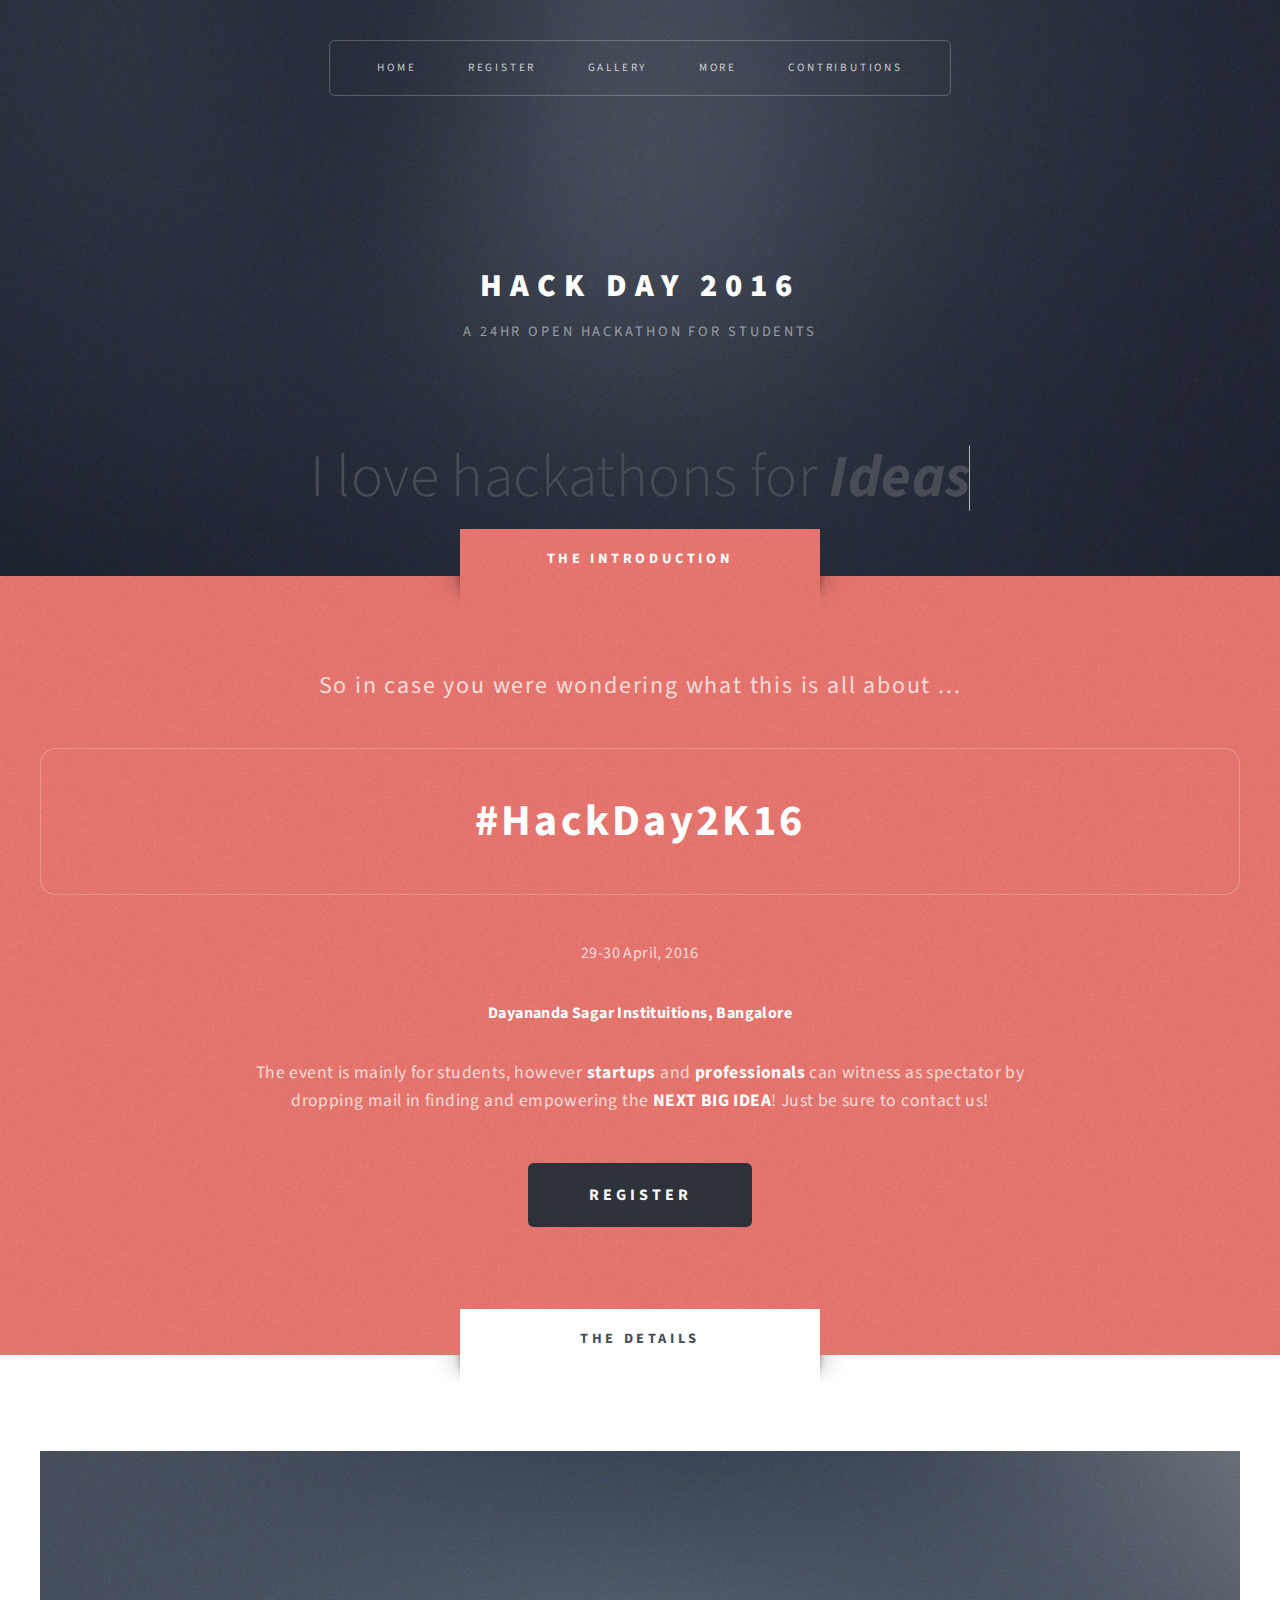
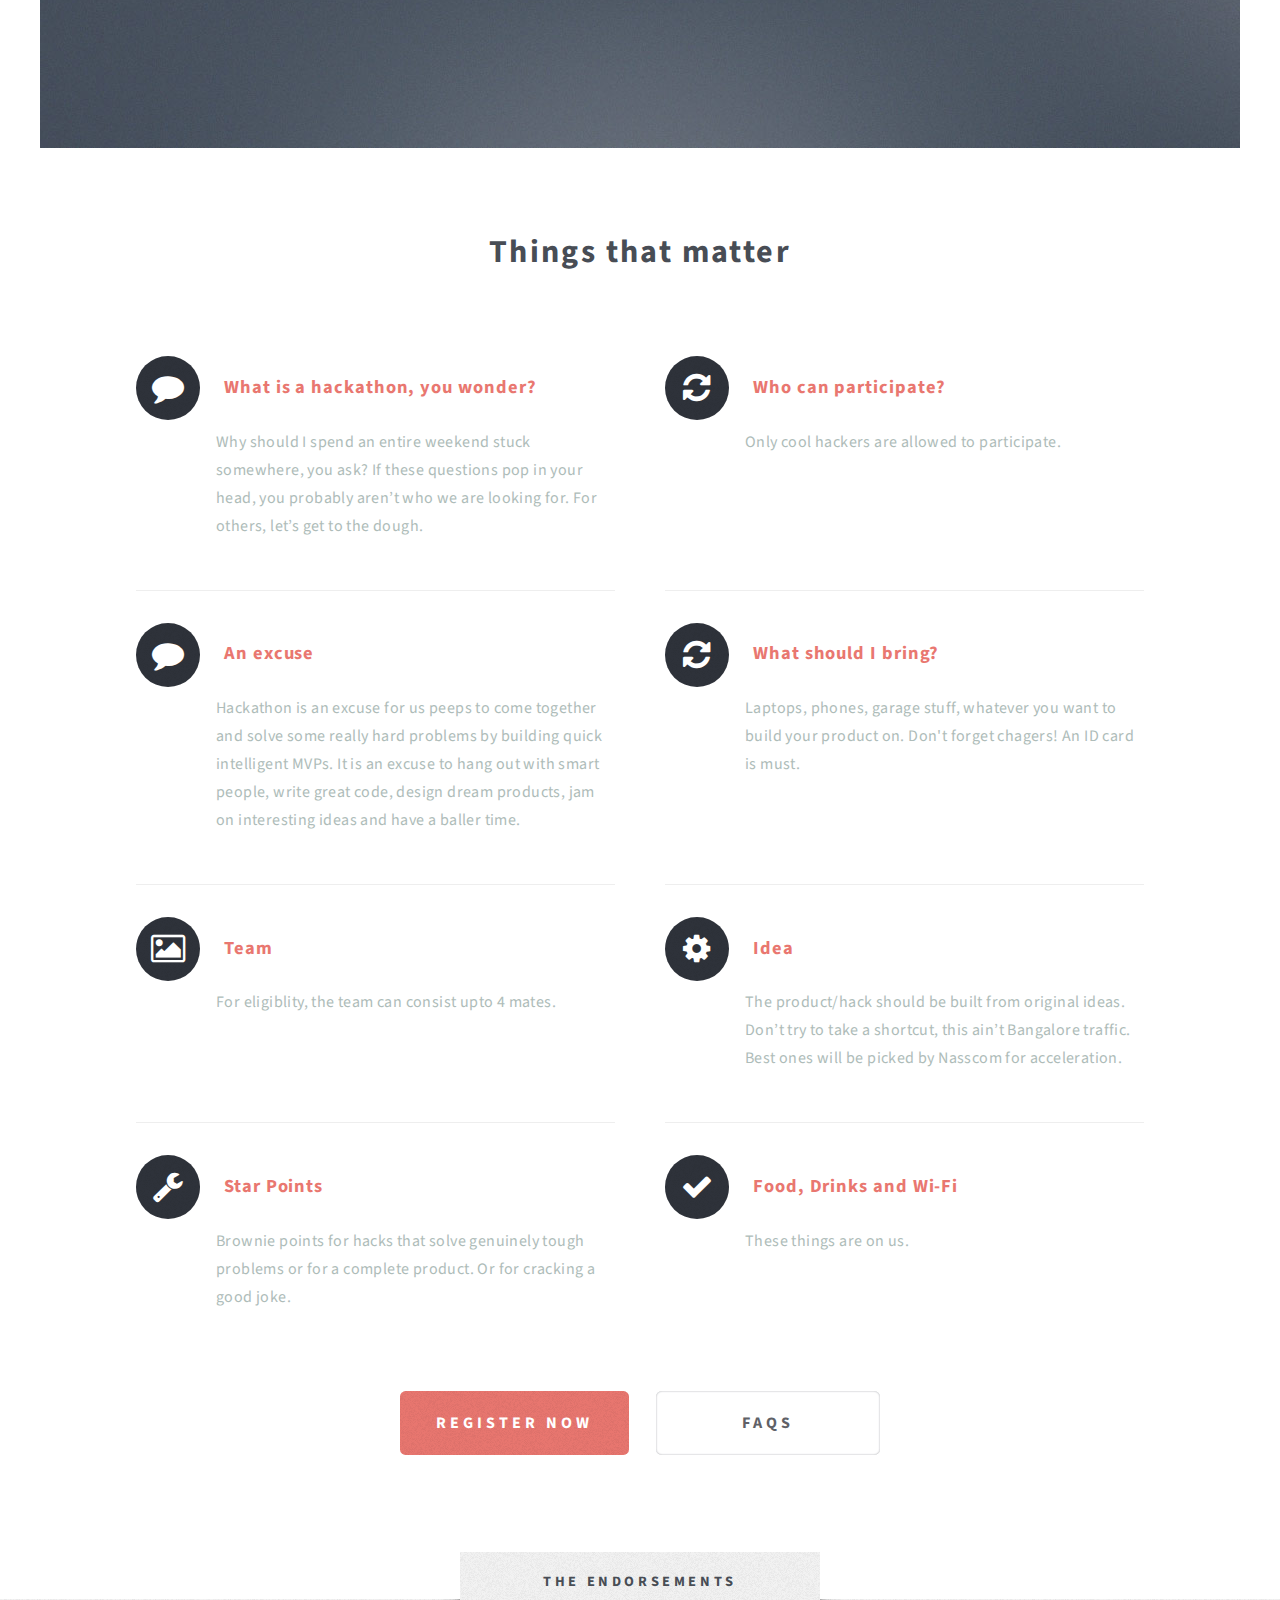
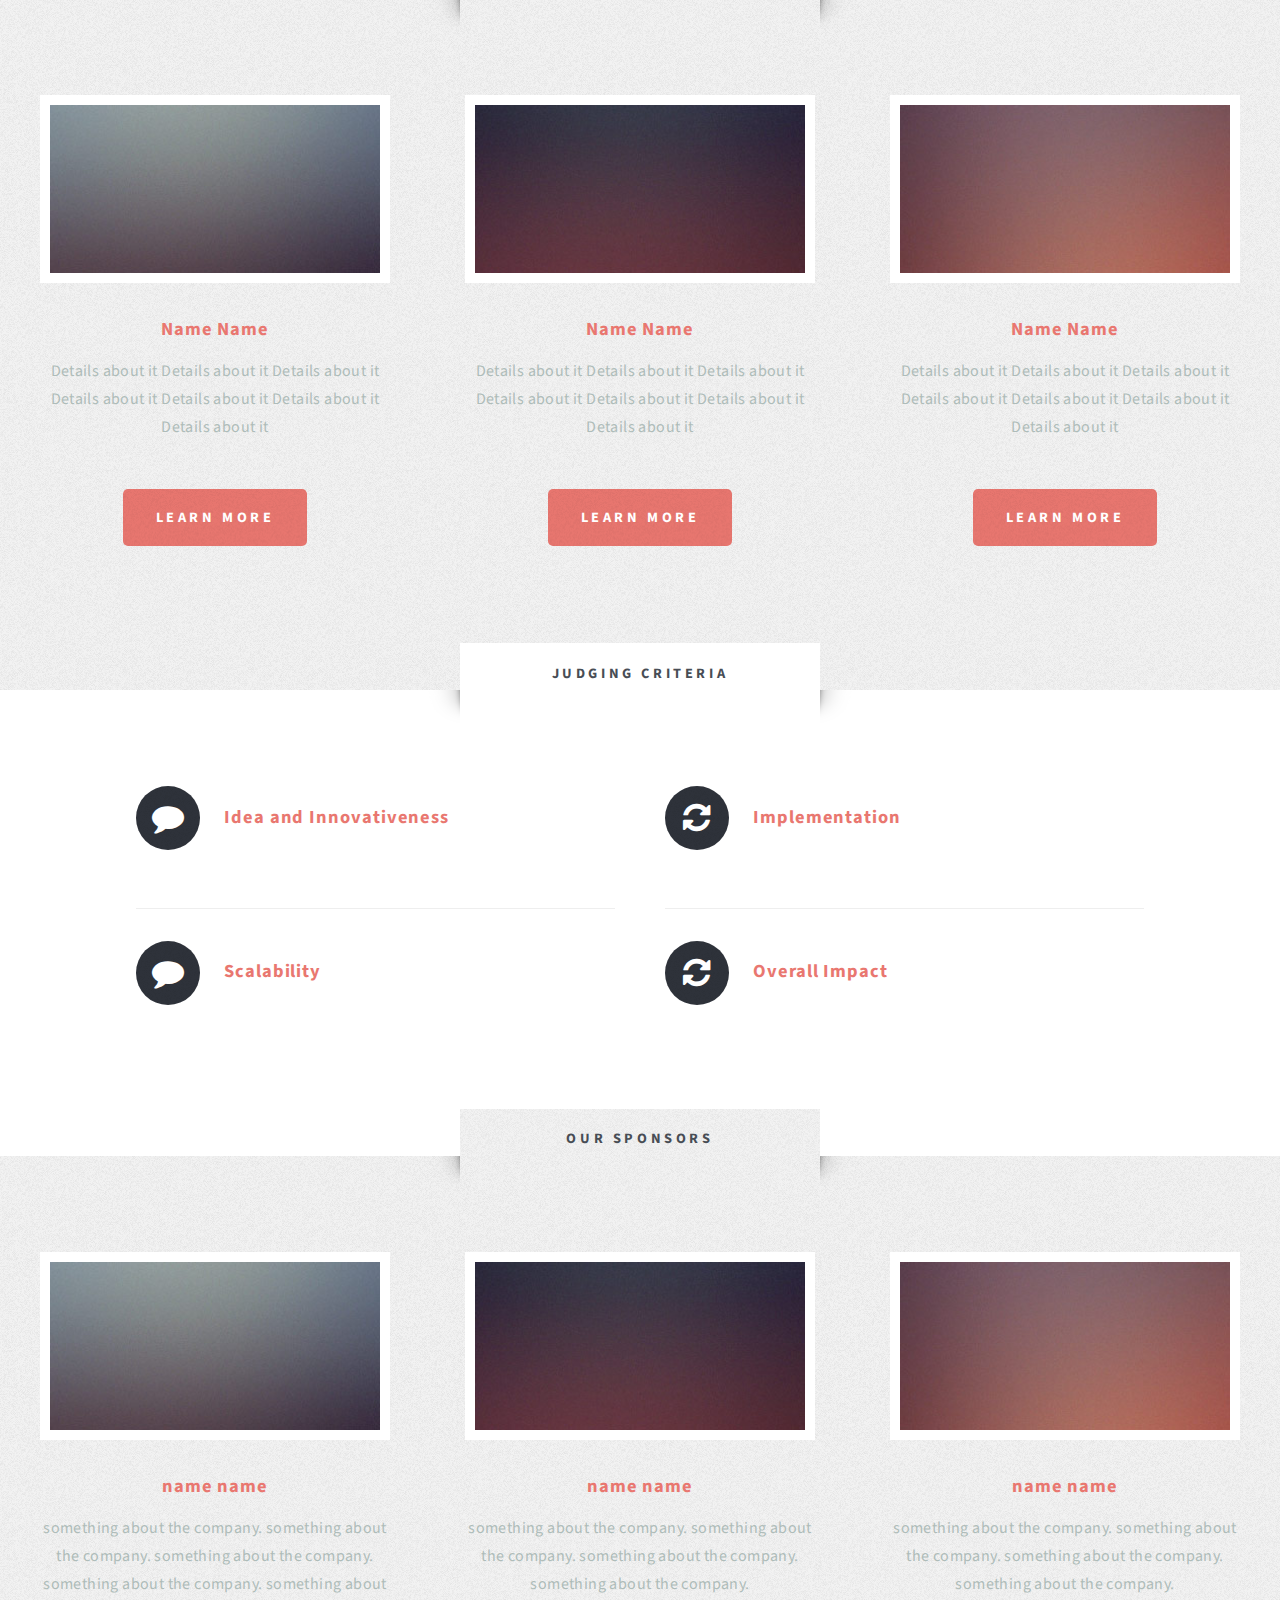
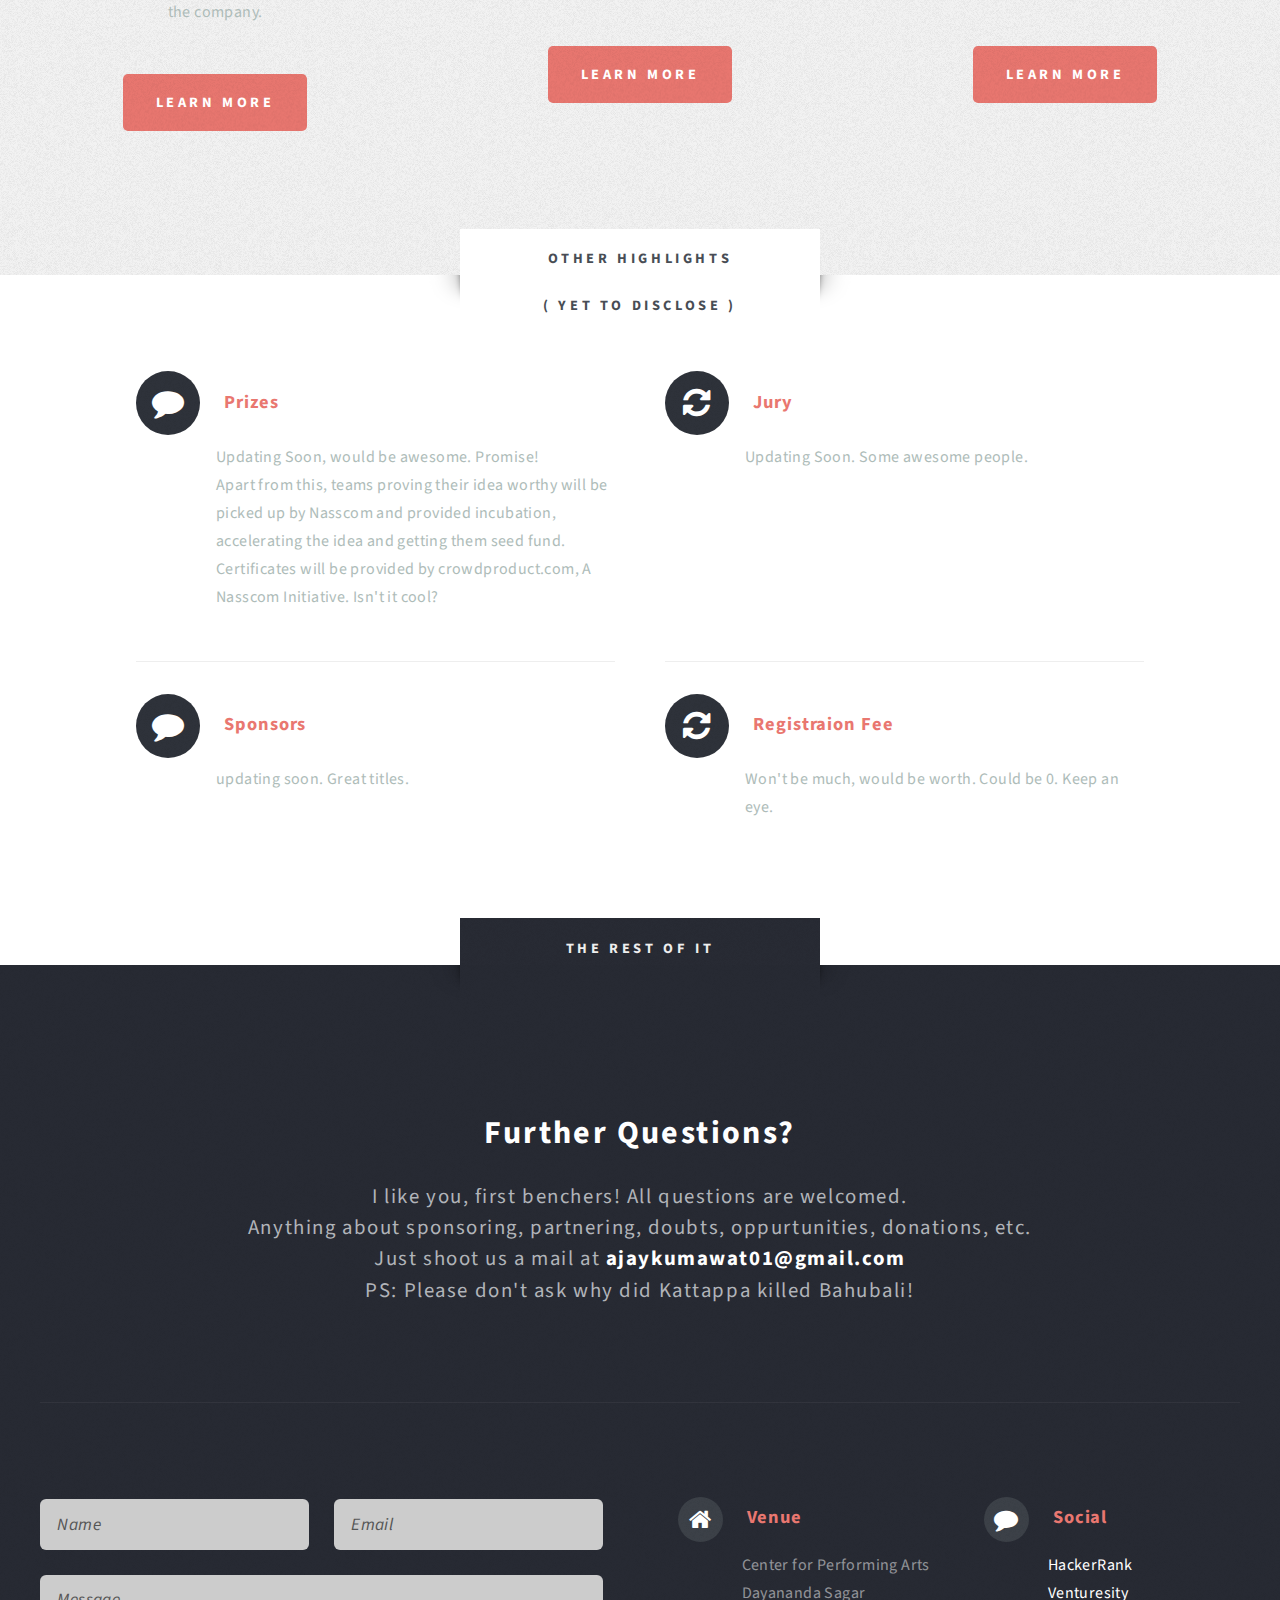
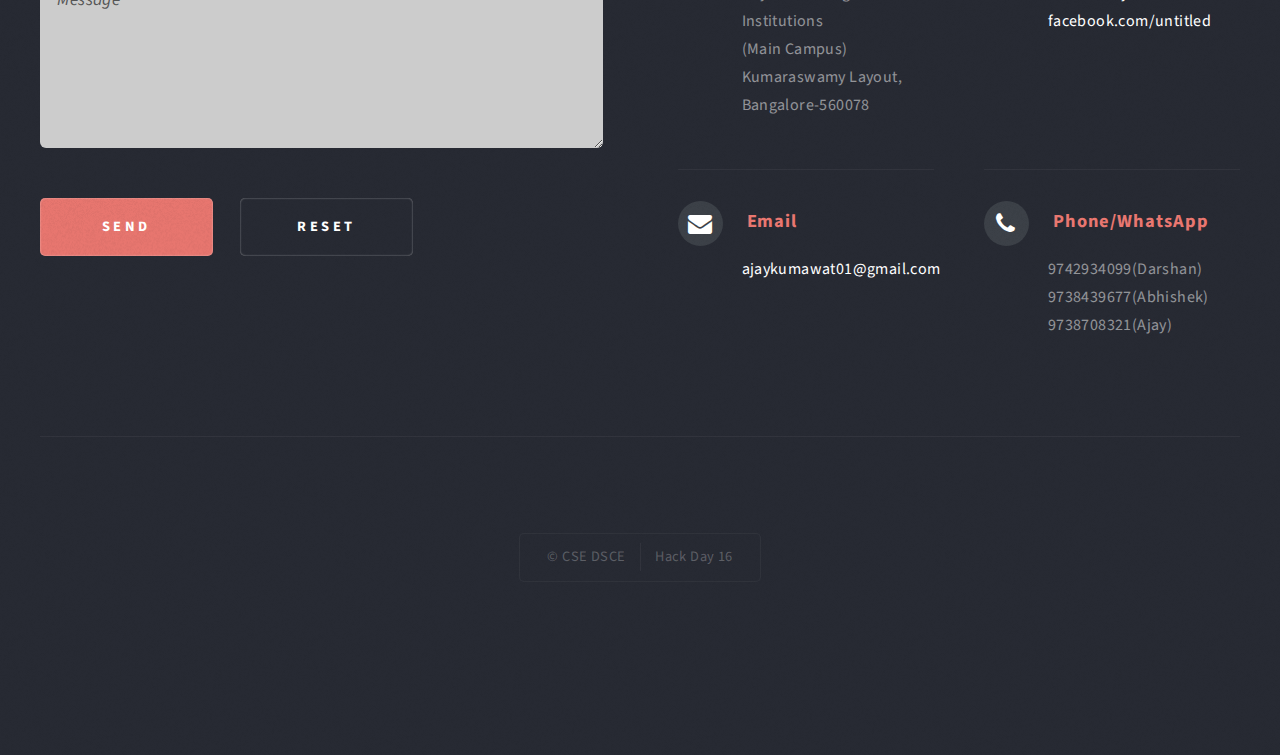
<file: index.html>
<!DOCTYPE HTML>
<!--
	Escape Velocity by HTML5 UP
	html5up.net | @n33co
	Free for personal and commercial use under the CCA 3.0 license (html5up.net/license)
-->
<html>
	<head>
		<title>DSCE Hack Day</title>
		<meta charset="utf-8" />
		<meta name="viewport" content="width=device-width, initial-scale=1" />



        <!-- for animated headline-->
        	<link href='http://fonts.googleapis.com/css?family=Source+Sans+Pro:300,400,700' rel='stylesheet' type='text/css'>

	<link rel="stylesheet" href="css/reset.css"> <!-- CSS reset -->
        <!--[if lte IE 8]><script src="assets/js/ie/html5shiv.js"></script><![endif]-->
		<link rel="stylesheet" href="assets/css/main.css" />
		<!--[if lte IE 8]><link rel="stylesheet" href="assets/css/ie8.css" /><![endif]-->
	<link rel="stylesheet" href="css/style.css"> <!-- Resource style -->
	<script src="js/modernizr.js"></script> <!-- Modernizr -->

	</head>
	<body class="homepage">
		<div id="page-wrapper">

			<!-- Header -->
				<div id="header-wrapper" class="wrapper">
					<div id="header">







						<!-- Logo -->
							<div id="logo">
								<h1><a href="index.html">Hack Day 2016</a></h1>

								<p>A 24Hr Open Hackathon for students</p>

	<section class="cd-intro">
		<h3 class="cd-headline letters type">
			<span>I love hackathons for</span>
			<span class="cd-words-wrapper waiting">
				<b class="is-visible">Ideas</b>
				<b>Prizes</b>
                <b>Fun</b>
				<b>Food</b>
                <b>People</b>
                <b>Code</b>
			</span>
		</h3>
        <br><br>
	</section> <!-- cd-intro -->
							</div>

						<!-- Nav -->
							<nav id="nav">
								<ul>
									<li class="current"><a href="index.html">Home</a></li>

									<li><a href="left-sidebar.html">Register</a></li>
									<li><a href="right-sidebar.html">Gallery</a></li>
                                    <li>
										<a href="#">More</a>
										<ul>
											<li><a href="#about">About</a></li><li>
                                            <a href="#sponsors">Press Release</a></li>
											<li><a href="#details">Details</a></li>
											<li><a href="#judges">Judges</a></li>
                                            <li><a href="#prizes">Prizes</a></li>
                                            <li><a href="#sponsors">Sponsors</a></li>
                                             <li><a href="faqs.html" target="_blank">FAQs</a></li>


										</ul>
									</li>
									<li><a href="no-sidebar.html">Contributions</a></li>
								</ul>
							</nav>

					</div>
				</div>

			<!-- Intro -->
				<div id="intro-wrapper" class="wrapper style1">
                    <a name="about"></a>
					<div class="title">The Introduction</div>
					<section id="intro" class="container">
						<p class="style1">So in case you were wondering what this is all about ...</p>
						<p class="style2">
							#HackDay2K16<br class="mobile-hide" />
		<p>29-30 April, 2016</p>
			<h2>Dayananda Sagar Instituitions, Bangalore</h2>
						</p>
						<p class="style3">The event is mainly for students, however <strong>startups</strong> and <strong>professionals</strong> can witness as spectator by dropping mail in finding and empowering the <strong>NEXT BIG IDEA</strong>! Just be sure to contact us!</p>
						<ul class="actions">
							<li><a href="left-sidebar.html" class="button style3 big">Register</a></li>
						</ul>
					</section>
				</div>

			<!-- Main -->
				<div class="wrapper style2">
					<div class="title">The Details</div>
					<div id="main" class="container">

						<!-- Image -->
							<a href="#" class="image featured">
								<img src="images/pic01.jpg" alt="" />
							</a>

						<!-- Features -->
							<section id="features">
								<header class="style1">
                                    <a name="details"></a>
									<h2>Things that matter</h2>

								</header>
								<div class="feature-list">
									<div class="row">
										<div class="6u 12u(mobile)">
											<section>
												<h3 class="icon fa-comment">What is a hackathon, you wonder?</h3>
												<p>Why should I spend an entire weekend stuck somewhere, you ask? If these questions pop in your head, you probably aren’t who we are looking for. For others, let’s get to the dough.</p>
											</section>
										</div>
										<div class="6u 12u(mobile)">
											<section>
												<h3 class="icon fa-refresh">Who can participate?</h3>
												<p>Only cool hackers are allowed to participate.</p>
											</section>
										</div>
									</div>
                                    <div class="row">
										<div class="6u 12u(mobile)">
											<section>
												<h3 class="icon fa-comment">An excuse</h3>
												<p>Hackathon is an excuse for us peeps to come together and solve some really hard problems by building quick intelligent MVPs. It is an excuse to hang out with smart people, write great code, design dream products, jam on interesting ideas and have a baller time.
</p>
											</section>
										</div>
										<div class="6u 12u(mobile)">
											<section>
												<h3 class="icon fa-refresh">What should I bring?</h3>
												<p>Laptops, phones, garage stuff, whatever you want to build your product on. Don't forget chagers! An ID card is must.</p>
											</section>
										</div>
									</div>
									<div class="row">
										<div class="6u 12u(mobile)">
											<section>
												<h3 class="icon fa-picture-o">Team</h3>
												<p>For eligiblity, the team can consist upto 4 mates. </p>
											</section>
										</div>
										<div class="6u 12u(mobile)">
											<section>
												<h3 class="icon fa-cog">Idea</h3>
												<p>The product/hack should be built from original ideas. Don’t try to take a shortcut, this ain’t Bangalore traffic. Best ones will be picked by Nasscom for acceleration.</p>
											</section>
										</div>
									</div>
									<div class="row">
										<div class="6u 12u(mobile)">
											<section>
												<h3 class="icon fa-wrench">Star Points</h3>
												<p>Brownie points for hacks that solve genuinely tough problems or for a complete product. Or for cracking a good joke.</p>
											</section>
										</div>
										<div class="6u 12u(mobile)">
											<section>
												<h3 class="icon fa-check">Food, Drinks and Wi-Fi</h3>
												<p>These things are on us.</p>
											</section>
										</div>
									</div>
								</div>
								<ul class="actions actions-centered">
									<li><a href="left-sidebar.html" class="button style1 big">Register Now</a></li>
									<li><a href="faqs.html" class="button style2 big">FAQs</a></li>
								</ul>
							</section>

					</div>
				</div>

			<!-- Highlights -->
				<div class="wrapper style3">
                    <a name="judges"></a>
					<div class="title">The Endorsements</div>
					<div id="highlights" class="container">
						<div class="row 150%">
							<div class="4u 12u(mobile)">
								<section class="highlight">
									<a href="#" class="image featured"><img src="images/pic02.jpg" alt="" /></a>
									<h3><a href="#">Name Name</a></h3>
									<p>Details about it Details about it Details about it Details about it Details about it Details about it Details about it </p>
									<ul class="actions">
										<li><a href="#" class="button style1">Learn More</a></li>
									</ul>
								</section>
							</div>
							<div class="4u 12u(mobile)">
								<section class="highlight">
									<a href="#" class="image featured"><img src="images/pic03.jpg" alt="" /></a>
										<h3><a href="#">Name Name</a></h3>
									<p>Details about it Details about it Details about it Details about it Details about it Details about it Details about it </p>
									<ul class="actions">
										<li><a href="#" class="button style1">Learn More</a></li>
									</ul>
								</section>
							</div>
							<div class="4u 12u(mobile)">
								<section class="highlight">
									<a href="#" class="image featured"><img src="images/pic04.jpg" alt="" /></a>
										<h3><a href="#">Name Name</a></h3>
									<p>Details about it Details about it Details about it Details about it Details about it Details about it Details about it </p>
									<ul class="actions">
										<li><a href="#" class="button style1">Learn More</a></li>
									</ul>
								</section>
							</div>
						</div>
					</div>
				</div>


            	<!-- Highlights 2 -->
				<div class="wrapper style2">
					<div class="title">Judging Criteria</div>
					<div id="main" class="container">

						<!-- Features -->
							<section id="features">

								<div class="feature-list">
									<div class="row">
										<div class="6u 12u(mobile)">
											<section>
												<h3 class="icon fa-comment">Idea and Innovativeness</h3>

											</section>
										</div>
										<div class="6u 12u(mobile)">
											<section>
												<h3 class="icon fa-refresh">Implementation</h3>

											</section>
										</div>
									</div>
                                    <div class="row">
										<div class="6u 12u(mobile)">
											<section>
												<h3 class="icon fa-comment">Scalability</h3>

											</section>
										</div>
										<div class="6u 12u(mobile)">
											<section>
												<h3 class="icon fa-refresh">Overall Impact</h3>

											</section>
										</div>
									</div>


								</div>

							</section>

					</div>
				</div>


            <!-- sponsors -->
				<div class="wrapper style3">
                    <a name="sponsors"></a>
					<div class="title">Our Sponsors</div>
					<div id="highlights" class="container">
						<div class="row 150%">
							<div class="4u 12u(mobile)">
								<section class="highlight">
									<a href="#" class="image featured"><img src="images/pic02.jpg" alt="" /></a>
									<h3><a href="#">name name</a></h3>
									<p>something about the company. something about the company. something about the company. something about the company. something about the company.</p>
									<ul class="actions">
										<li><a href="#" class="button style1">Learn More</a></li>
									</ul>
								</section>
							</div>
							<div class="4u 12u(mobile)">
								<section class="highlight">
									<a href="#" class="image featured"><img src="images/pic03.jpg" alt="" /></a>
									<h3><a href="#">name name</a></h3>
									<p>something about the company. something about the company. something about the company. something about the company. </p>
									<ul class="actions">
										<li><a href="#" class="button style1">Learn More</a></li>
									</ul>
								</section>
							</div>
							<div class="4u 12u(mobile)">
								<section class="highlight">
									<a href="#" class="image featured"><img src="images/pic04.jpg" alt="" /></a>
									<h3><a href="#">name name</a></h3>
									<p>something about the company. something about the company. something about the company. something about the company. </p>
									<ul class="actions">
										<li><a href="#" class="button style1">Learn More</a></li>
									</ul>
								</section>
							</div>
						</div>
					</div>
				</div>


            	<!-- Highlights 3 -->
				<div class="wrapper style2">
                    <a name="prizes"></a>
					<div class="title">Other Highlights
                    <p> &#40; Yet to disclose &#41; </p>
                    </div>
					<div id="main" class="container">

						<!-- Features -->
							<section id="features">

								<div class="feature-list">
									<div class="row">
										<div class="6u 12u(mobile)">
											<section>
												<h3 class="icon fa-comment">Prizes</h3>

                                                <p>Updating Soon, would be awesome. Promise!</p>

                                                <p>Apart from this, teams proving their idea worthy will be picked up by Nasscom and provided incubation, accelerating the idea and getting them seed fund.
Certificates will be provided by crowdproduct.com, A Nasscom Initiative. Isn't it cool?</p>

											</section>
										</div>
										<div class="6u 12u(mobile)">
											<section>
												<h3 class="icon fa-refresh">Jury</h3>
                                                <p>Updating Soon. Some awesome people.</p>

											</section>
										</div>
									</div>
                                    <div class="row">
										<div class="6u 12u(mobile)">
											<section>
												<h3 class="icon fa-comment">Sponsors</h3>
												<p> updating soon. Great titles.</p>
											</section>
										</div>
										<div class="6u 12u(mobile)">
											<section>
												<h3 class="icon fa-refresh">Registraion Fee</h3>
                                                <p>Won't be much, would be worth. Could be 0. Keep an eye.</p>

											</section>
										</div>
									</div>


								</div>

							</section>

					</div>
				</div>




			<!-- Footer -->
				<div id="footer-wrapper" class="wrapper">
					<div class="title">The Rest Of It</div>
					<div id="footer" class="container">
						<header class="style1">
							<h2>Further Questions?</h2>
							<p>
								I like you, first benchers! All questions are welcomed. <br />
                                Anything about sponsoring, partnering, doubts, oppurtunities, donations, etc.
                                <br>
								Just shoot us a mail at <strong>ajaykumawat01@gmail.com</strong>
                                <br>
                                PS: Please don't ask why did Kattappa killed Bahubali!
							</p>
						</header>
						<hr />
						<div class="row 150%">
							<div class="6u 12u(mobile)">

								<!-- Contact Form -->
									<section>
										<form method="post" action="#">
											<div class="row 50%">
												<div class="6u 12u(mobile)">
													<input type="text" name="name" id="contact-name" placeholder="Name" />
												</div>
												<div class="6u 12u(mobile)">
													<input type="text" name="email" id="contact-email" placeholder="Email" />
												</div>
											</div>
											<div class="row 50%">
												<div class="12u">
													<textarea name="message" id="contact-message" placeholder="Message" rows="4"></textarea>
												</div>
											</div>
											<div class="row">
												<div class="12u">
													<ul class="actions">
														<li><input type="submit" class="style1" value="Send" /></li>
														<li><input type="reset" class="style2" value="Reset" /></li>
													</ul>
												</div>
											</div>
										</form>
									</section>

							</div>
							<div class="6u 12u(mobile)">

								<!-- Contact -->
									<section class="feature-list small">
										<div class="row">
											<div class="6u 12u(mobile)">
												<section>
													<h3 class="icon fa-home">Venue</h3>
													<p>
														Center for Performing Arts<br />
														Dayananda Sagar Institutions <br>(Main Campus)<br />
														Kumaraswamy Layout, Bangalore-560078
													</p>
												</section>
											</div>
											<div class="6u 12u(mobile)">
												<section>
													<h3 class="icon fa-comment">Social</h3>
													<p>
														<a href="#">HackerRank</a><br />
														<a href="#">Venturesity</a><br />
														<a href="#">facebook.com/untitled</a>
													</p>
												</section>
											</div>
										</div>
										<div class="row">
											<div class="6u 12u(mobile)">
												<section>
													<h3 class="icon fa-envelope">Email</h3>
													<p>
														<a href="#">ajaykumawat01@gmail.com</a>
													</p>
												</section>
											</div>
											<div class="6u 12u(mobile)">
												<section>
													<h3 class="icon fa-phone">Phone/WhatsApp</h3>
													<p>
                                                        9742934099(Darshan)
                                                        9738439677(Abhishek)
														9738708321(Ajay)
													</p>
												</section>
											</div>
										</div>
									</section>

							</div>
						</div>
						<hr />
					</div>
					<div id="copyright">
						<ul>
							<li>&copy; CSE DSCE</li><li>Hack Day 16</li>
						</ul>
					</div>
				</div>

		</div>

		<!-- Scripts -->

			<script src="assets/js/jquery.min.js"></script>
			<script src="assets/js/jquery.dropotron.min.js"></script>
			<script src="assets/js/skel.min.js"></script>
			<script src="assets/js/skel-viewport.min.js"></script>
			<script src="assets/js/util.js"></script>
			<!--[if lte IE 8]><script src="assets/js/ie/respond.min.js"></script><![endif]-->
			<script src="assets/js/main.js"></script>


        <!--for animated headline-->

<script src="js/jquery-2.1.1.js"></script>
<script src="js/main.js"></script> <!-- Resource jQuery -->

	</body>
</html>
</file>
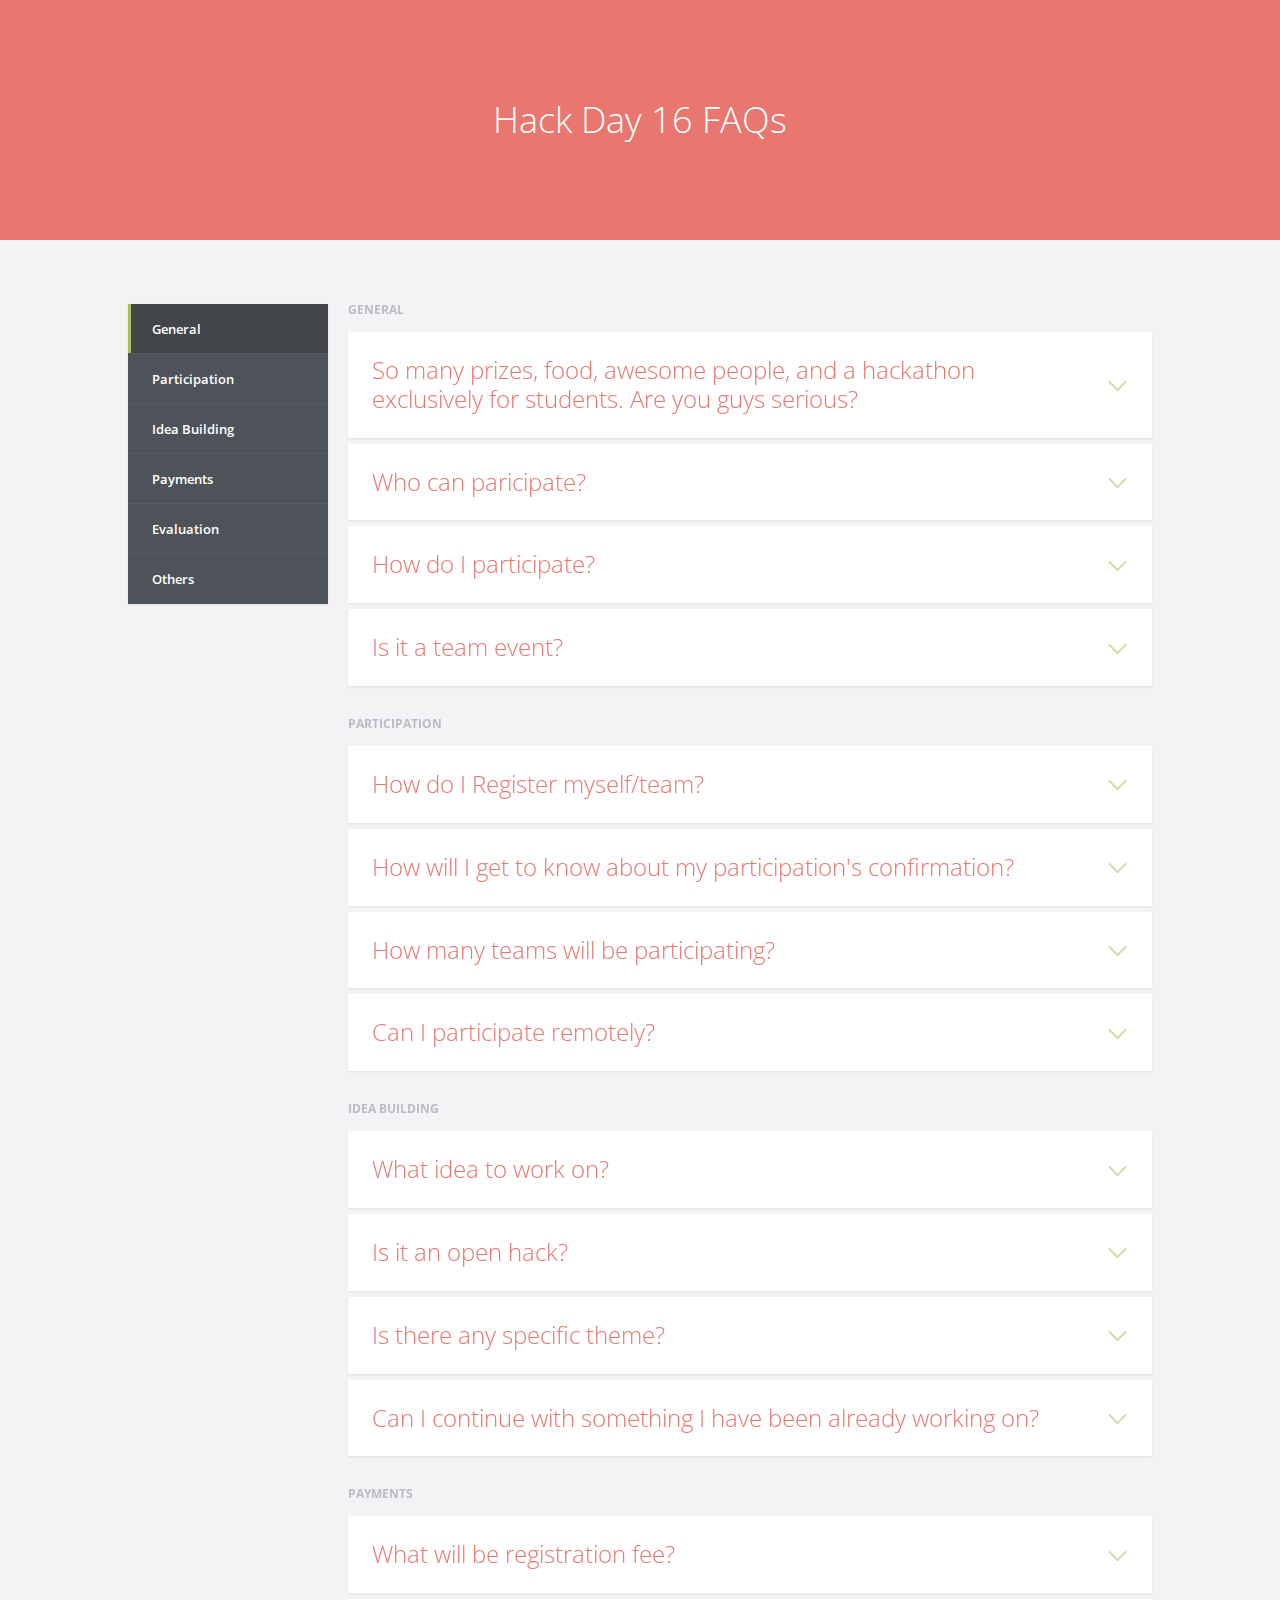
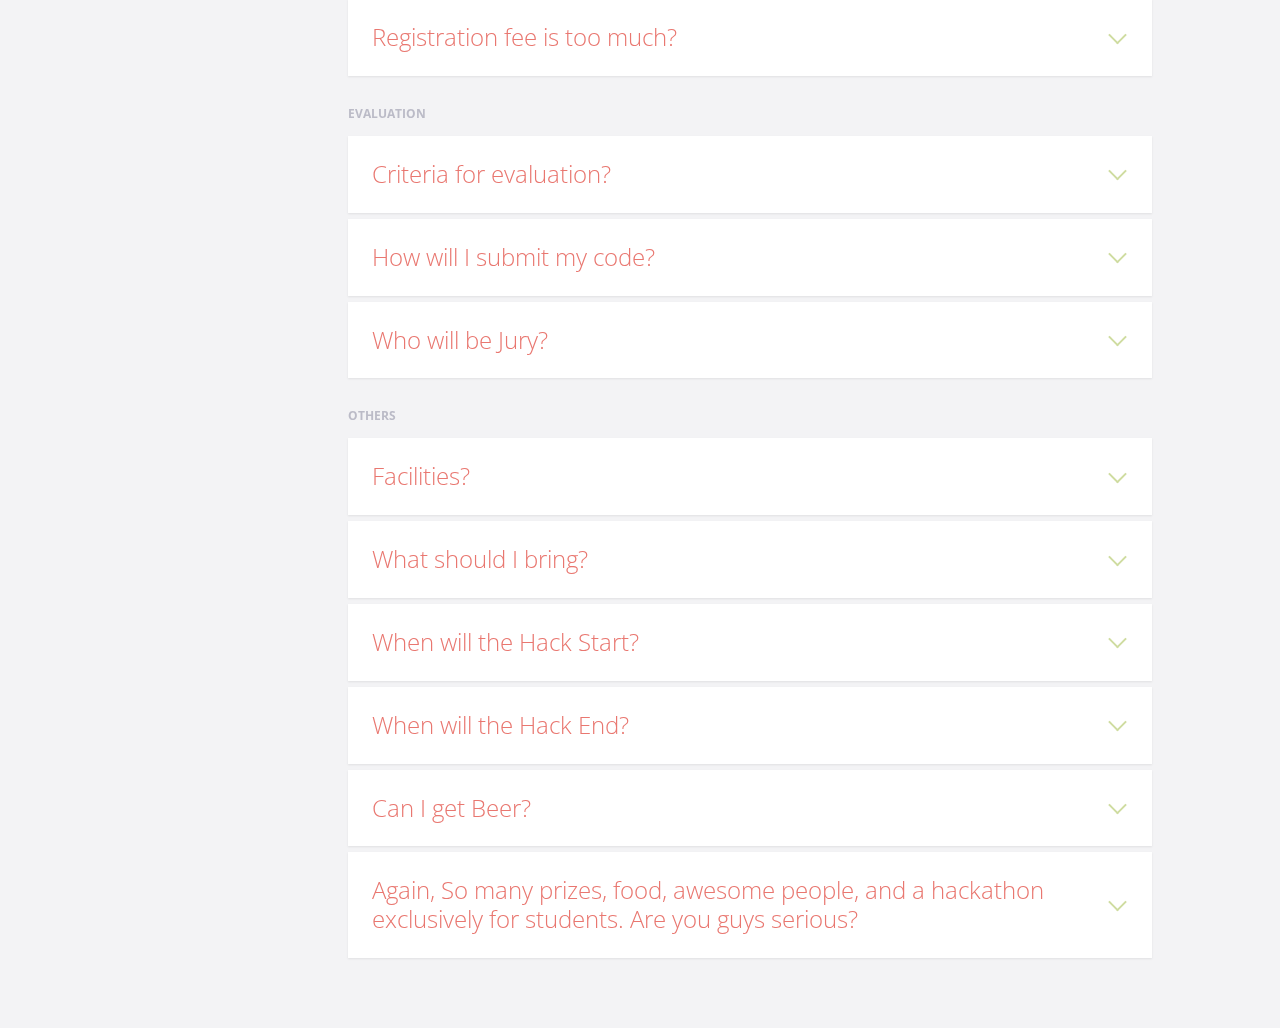
<file: faqs.html>
<!doctype html>
<html lang="en" class="no-js">
<head>
	<meta charset="UTF-8">
	<meta name="viewport" content="width=device-width, initial-scale=1">

	<link href='http://fonts.googleapis.com/css?family=Open+Sans:400,300,600,700' rel='stylesheet' type='text/css'>

	<link rel="stylesheet" href="faqs/css/reset.css"> <!-- CSS reset -->
	<link rel="stylesheet" href="faqs/css/style.css"> <!-- Resource style -->
	<script src="faqs/js/modernizr.js"></script> <!-- Modernizr -->
	<title>Hack Day 16</title>
</head>
<body>
<header>
	<h1>Hack Day 16 FAQs</h1>
</header>
<section class="cd-faq">
	<ul class="cd-faq-categories">
		<li><a class="selected" href="#basics">General</a></li>
		<li><a href="#mobile">Participation</a></li>
		<li><a href="#account">Idea Building</a></li>
		<li><a href="#payments">Payments</a></li>
		<li><a href="#privacy">Evaluation</a></li>
		<li><a href="#delivery">Others</a></li>
	</ul> <!-- cd-faq-categories -->

	<div class="cd-faq-items">
		<ul id="basics" class="cd-faq-group">
			<li class="cd-faq-title"><h2>General</h2></li>

			<li>
				<a class="cd-faq-trigger" href="#0">So many prizes, food, awesome people, and a hackathon exclusively for students. Are you guys serious?</a>
				<div class="cd-faq-content">
					<p>If 2+2=5 and we aren't high then probably.</p>
				</div> <!-- cd-faq-content -->
			</li>

			<li>
				<a class="cd-faq-trigger" href="#0">Who can paricipate?</a>
				<div class="cd-faq-content">
					<p>Students and Everyone from Hogwarts</p>
				</div> <!-- cd-faq-content -->
			</li>

			<li>
				<a class="cd-faq-trigger" href="#0">How do I participate?</a>
				<div class="cd-faq-content">
					<p>Go to registration page or <a href="form.html" target="_blank">Click Here</a></p>
				</div> <!-- cd-faq-content -->
			</li>

			<li>
				<a class="cd-faq-trigger" href="#0">Is it a team event?</a>
				<div class="cd-faq-content">
					<p>Team work is blessed from stone ages. However we encourage individual participations as well, and especially when individual is really pretty.</p>
				</div> <!-- cd-faq-content -->
			</li>



		</ul> <!-- cd-faq-group -->

		<ul id="mobile" class="cd-faq-group">
			<li class="cd-faq-title"><h2>Participation</h2></li>

			<li>
				<a class="cd-faq-trigger" href="#0">How do I Register myself/team?</a>
				<div class="cd-faq-content">
						<p>Dude Seriously? Just <a href="form.html" target="_blank">Click Here</a></p>
				</div> <!-- cd-faq-content -->
			</li>

			<li>
				<a class="cd-faq-trigger" href="#0">How will I get to know about my participation's confirmation?</a>
				<div class="cd-faq-content">
					<p>You need not to worry. We'll send you a confirmation mail with Gate Pass ID. If we are jobless and have enough balance we'll call you too</p>
				</div> <!-- cd-faq-content -->
			</li>

			<li>
				<a class="cd-faq-trigger" href="#0">How many teams will be participating?</a>
				<div class="cd-faq-content">
					<p>Too many!! But we have limited food plates which includes our plates too. Be The Flash!</p>
				</div> <!-- cd-faq-content -->
			</li>

			<li>
				<a class="cd-faq-trigger" href="#0">Can I participate remotely?</a>
				<div class="cd-faq-content">
					<p>Only if you are Martian. In case you are, invite us to your hackathon.</p>
				</div> <!-- cd-faq-content -->
			</li>


		</ul> <!-- cd-faq-group -->

		<ul id="account" class="cd-faq-group">
			<li class="cd-faq-title"><h2>Idea Building</h2></li>
			<li>
				<a class="cd-faq-trigger" href="#0">What idea to work on?</a>
				<div class="cd-faq-content">
					<p>It's an Open theme based Hack. You can work on anything and everything you can find except our sense of humour.</p>
				</div> <!-- cd-faq-content -->
			</li>

			<li>
				<a class="cd-faq-trigger" href="#0">Is it an open hack?</a>
				<div class="cd-faq-content">
					<p>Refer to above <strike>question</strike> answer.</p>
				</div> <!-- cd-faq-content -->
			</li>

			<li>
				<a class="cd-faq-trigger" href="#0">Is there any specific theme?</a>
				<div class="cd-faq-content">
					<p>You guessed it right, Refer to above <strike>answer</strike> question. </p>
				</div> <!-- cd-faq-content -->
			</li>

			<li>
				<a class="cd-faq-trigger" href="#0">Can I continue with something I have been already working on?</a>
				<div class="cd-faq-content">
					<p>We appriciate shortcuts in Bengaluru traffic. Sorry, everything should be build under venue premises. </p>
				</div> <!-- cd-faq-content -->
			</li>

			</ul> <!-- cd-faq-group -->

		<ul id="payments" class="cd-faq-group">
			<li class="cd-faq-title"><h2>Payments</h2></li>
			<li>
				<a class="cd-faq-trigger" href="#0">What will be registration fee?</a>
				<div class="cd-faq-content">
					<p>Ideally we are trying to get everyone walk in free. In case, a nominal registration fee of 400 might be charged. Which will be informed at earliest and can be paid at venue.</p>
				</div> <!-- cd-faq-content -->
			</li>

			<li>
				<a class="cd-faq-trigger" href="#0">Registration fee is too much?</a>
				<div class="cd-faq-content">
					<p>4 Members + Awesome Food + Awesome Venue + Lots of learning + Amazing prizes. It will be worth. Pinky promise!!</p>
				</div> <!-- cd-faq-content -->
			</li>


		</ul> <!-- cd-faq-group -->

		<ul id="privacy" class="cd-faq-group">
			<li class="cd-faq-title"><h2>Evaluation</h2></li>
			<li>
				<a class="cd-faq-trigger" href="#0">Criteria for evaluation?</a>
				<div class="cd-faq-content">
					<p>Idea and innovativness, Scalability, Implementation, Overall Impact. Brownie Points for cracking <strike>jokes</strike> good jokes </p>
				</div> <!-- cd-faq-content -->
			</li>

			<li>
				<a class="cd-faq-trigger" href="#0">How will I submit my code?</a>
				<div class="cd-faq-content">
					<p>All submissions must be done before 10:00 A.M on 30th April on our local git. Further information will be provided at venue</p>
				</div> <!-- cd-faq-content -->
			</li>

			<li>
				<a class="cd-faq-trigger" href="#0">Who will be Jury?</a>
				<div class="cd-faq-content">
					<p>Some awesome people for sure having better sense of humour than us. BTW we didn't mean Deadpool</p>
				</div> <!-- cd-faq-content -->
			</li>

			</ul> <!-- cd-faq-group -->

		<ul id="delivery" class="cd-faq-group">
			<li class="cd-faq-title"><h2>Others</h2></li>
			<li>
				<a class="cd-faq-trigger" href="#0">Facilities?</a>
				<div class="cd-faq-content">
					<p>1)Water<br>
					2)Fresh Air<br>
					3)Some more water<br>
					4)Some more fresh air<br>
					5)Restroom in case you had more water<br>
					6)Restroom if you had more fresh air<br>
					7)Food<br>
					8)Wi-Fi<br>
					9)Electricity<br>
					10)Setup of Internet Explorer :P<br>

				</p>
				</div> <!-- cd-faq-content -->
			</li>

			<li>
				<a class="cd-faq-trigger" href="#0">What should I bring?</a>
				<div class="cd-faq-content">
					<p>Must:<br>
						1)2nd Season of GOT<br>
						2)4th Season of FRIENDS<br>
						3)3rd Season of HIMYM<br><br>

					Optional:<br>
					1)Laptop<br>
					2)Charger<br>
					3)We meant laptop chargers<br>
					4)Hardware Stuff(if required)<br>
					5)Valid College ID proof<br>
					6)All neccassary softwares<br>
					<br>
					I guess we switched above contents...not really sure we are stonned. You decide!</p>
				</div> <!-- cd-faq-content -->
			</li>

			<li>
				<a class="cd-faq-trigger" href="#0">When will the Hack Start?</a>
				<div class="cd-faq-content">
					<p>Sharp at 10:00 AM on 29th April</p>
				</div> <!-- cd-faq-content -->
			</li>

			<li>
				<a class="cd-faq-trigger" href="#0">When will the Hack End?</a>
				<div class="cd-faq-content">
					<p>Sharp at 10:00 AM on 30th April according to IST(if you know what we mean).</p>
				</div> <!-- cd-faq-content -->
			</li>

			<li>
				<a class="cd-faq-trigger" href="#0">Can I get Beer?</a>
				<div class="cd-faq-content">
					<p>Only if you believe in sharing ;) and as long as you aren't caught.</p>
				</div> <!-- cd-faq-content -->
			</li>

			<li>
				<a class="cd-faq-trigger" href="#0">Again, So many prizes, food, awesome people, and a hackathon exclusively for students. Are you guys serious?</a>
				<div class="cd-faq-content">
					<p>uhhh...</p>
				</div> <!-- cd-faq-content -->
			</li>

		</ul> <!-- cd-faq-group -->
	</div> <!-- cd-faq-items -->
	<a href="#0" class="cd-close-panel">Close</a>
</section> <!-- cd-faq -->
<script src="faqs/js/jquery-2.1.1.js"></script>
<script src="faqs/js/jquery.mobile.custom.min.js"></script>
<script src="faqs/js/main.js"></script> <!-- Resource jQuery -->
</body>
</html>
</file>
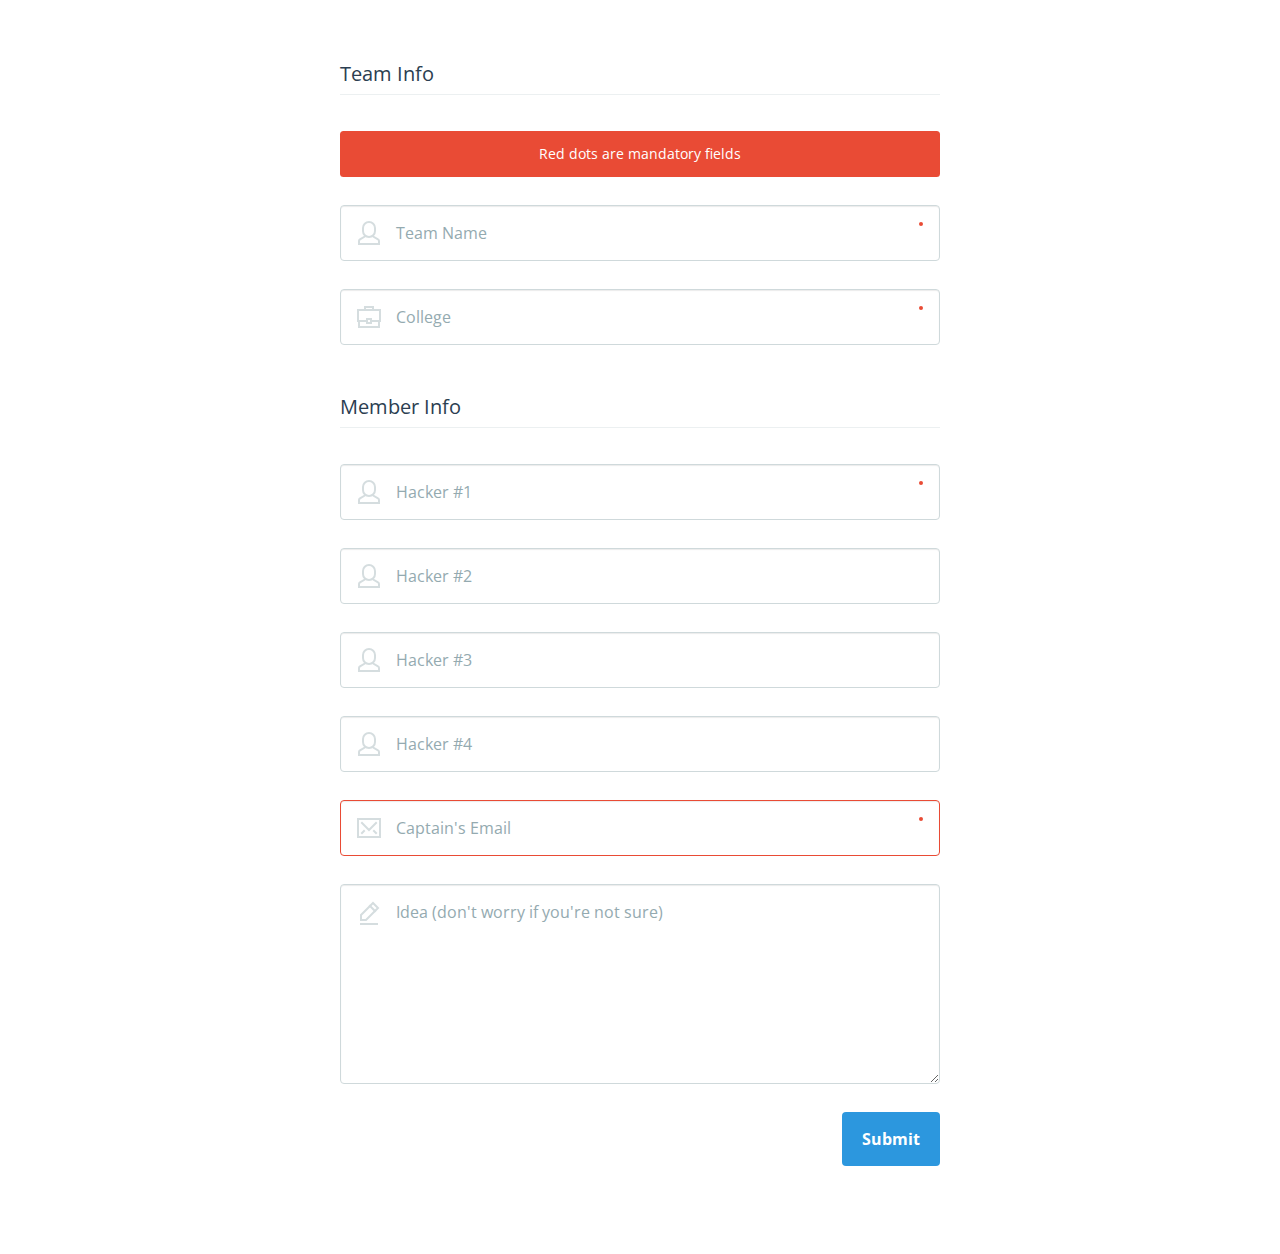
<file: form.html>
<!doctype html>
<html lang="en" class="no-js">
<head>
	<meta charset="UTF-8">
	<meta name="viewport" content="width=device-width, initial-scale=1">

	<link href='http://fonts.googleapis.com/css?family=Open+Sans:400,300,700' rel='stylesheet' type='text/css'>

	<link rel="stylesheet" href="contact-form/css/reset.css"> <!-- CSS reset -->
	<link rel="stylesheet" href="contact-form/css/style.css"> <!-- Resource style -->
	<script src="contact-form/js/modernizr.js"></script> <!-- Modernizr -->

	<title>Registration Form</title>
</head>
<body>
	<form class="cd-form floating-labels" action="contact.php" method="post">
		<fieldset>
			<legend>Team Info</legend>

			<div class="error-message">
				<p>Red dots are mandatory fields</p>
			</div>

			<div class="icon">
				<label class="cd-label" for="cd-name">Team Name</label>
				<input class="user" type="text" name="cd-tname" id="cd-name" required>
		    </div>

		    <div class="icon">
		    	<label class="cd-label" for="cd-company">College</label>
				<input class="company" type="text" name="cd-college" id="cd-company" required>
		    </div>


		</fieldset>

		<fieldset>
			<legend>Member Info</legend>

			<div class="icon">
				<label class="cd-label" for="cd-name">Hacker #1</label>
				<input class="user" type="text" name="cd-name1" id="cd-name" required>
		    </div>

            	<div class="icon">
				<label class="cd-label" for="cd-name">Hacker #2</label>
				<input class="user" type="text" name="cd-name2" id="cd-name" >
		    </div>

            	<div class="icon">
				<label class="cd-label" for="cd-name">Hacker #3</label>
				<input class="user" type="text" name="cd-name3" id="cd-name" >
		    </div>
            <div class="icon">
				<label class="cd-label" for="cd-name">Hacker #4</label>
				<input class="user" type="text" name="cd-name4" id="cd-name" >
		    </div>

<div class="icon">
		    	<label class="cd-label" for="cd-email">Captain's Email</label>
				<input class="email error" type="email" name="cd-email" id="cd-email" required>
		    </div>





			<div class="icon">
				<label class="cd-label" for="cd-textarea">Idea (don't worry if you're not sure) </label>
      			<textarea class="message" name="cd-textarea" id="cd-textarea" ></textarea>
			</div>

			<div>
		      	<input type="submit" value="Submit">
		    </div>
		</fieldset>
	</form>
<script src="js/jquery-2.1.1.js"></script>
<script src="js/main.js"></script> <!-- Resource jQuery -->
</body>
</html>
</file>
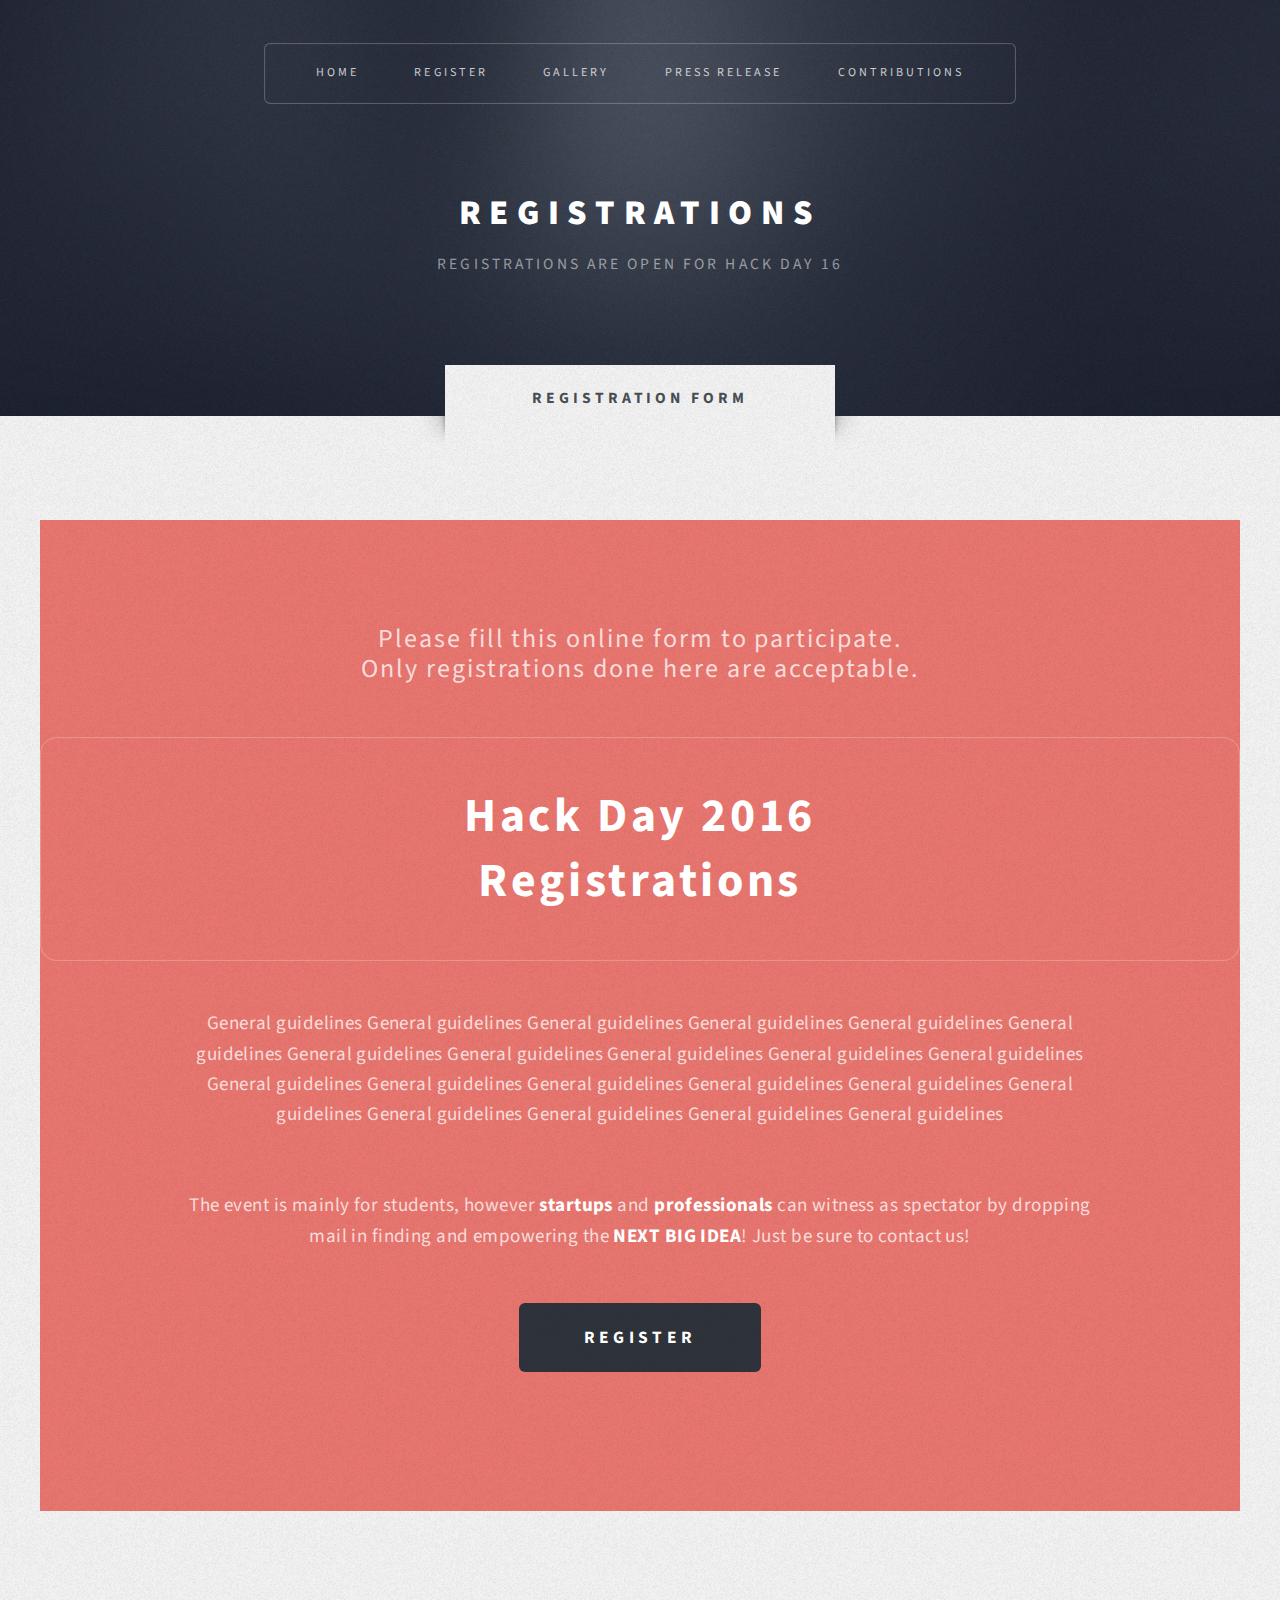
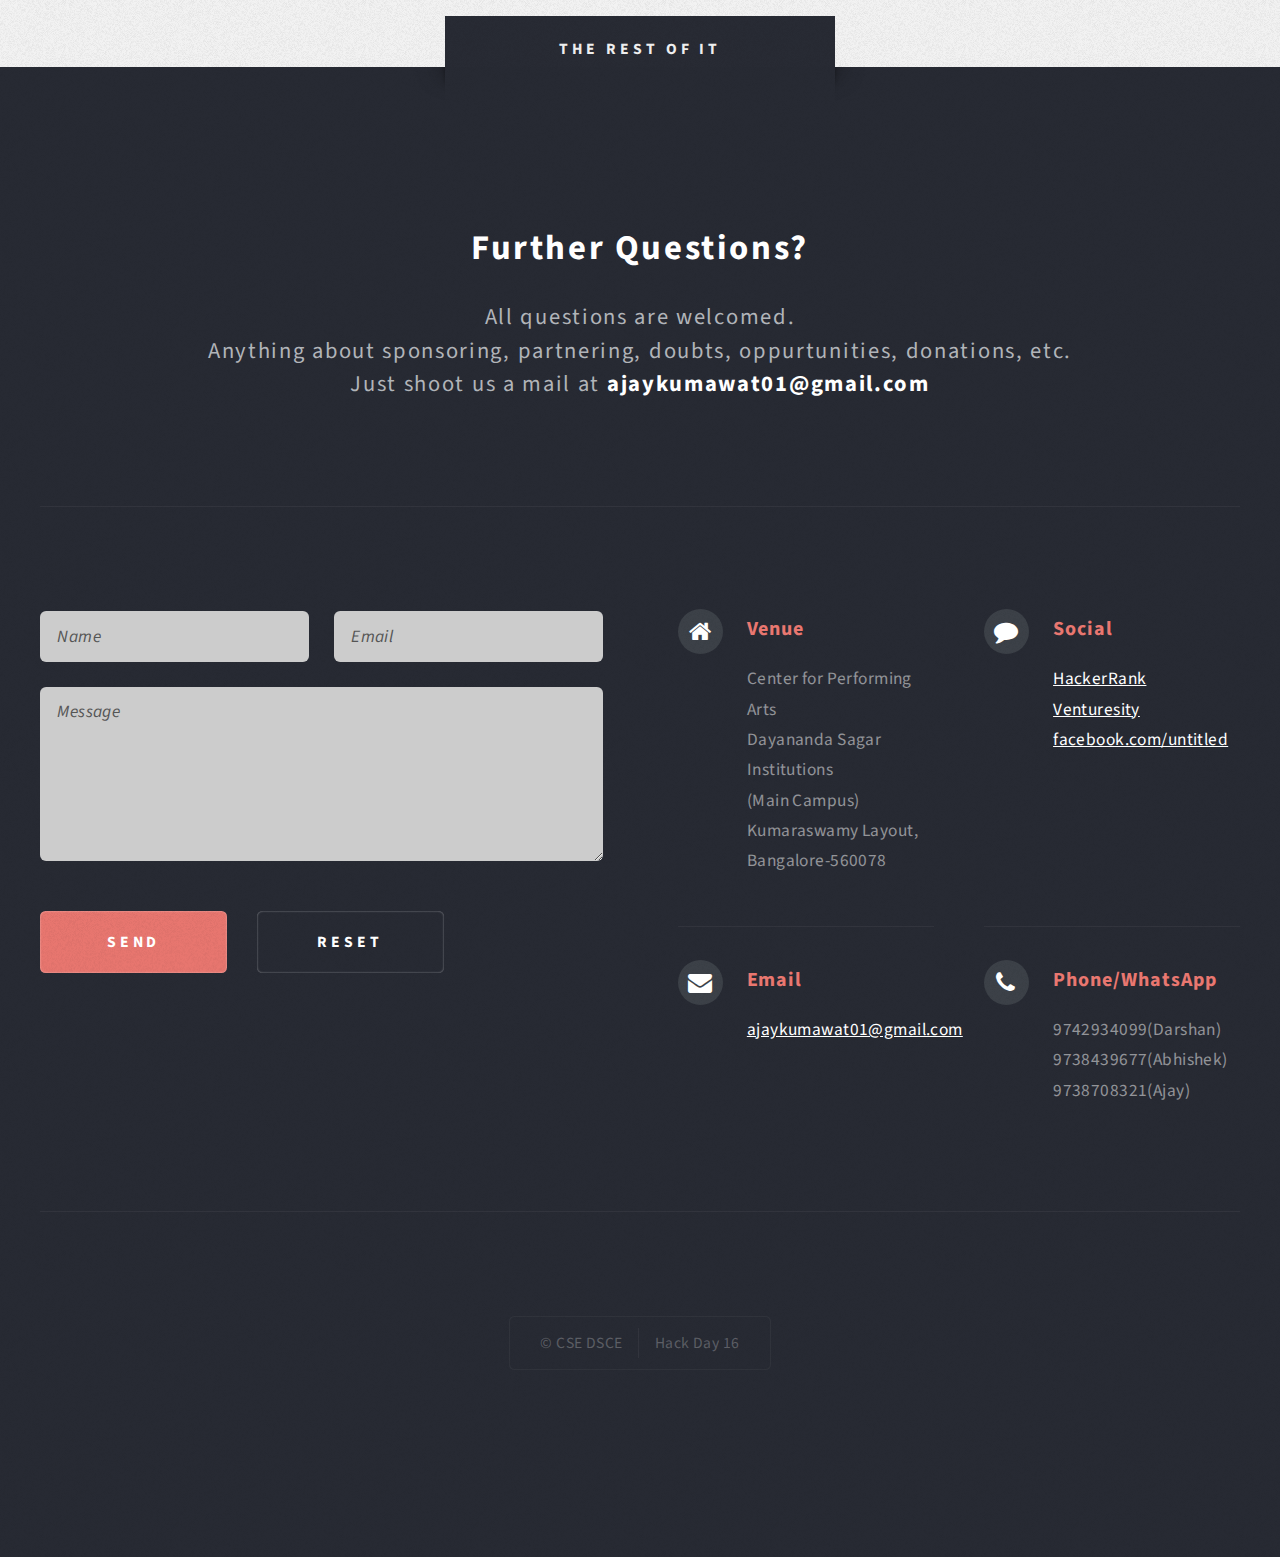
<file: left-sidebar.html>
<!DOCTYPE HTML>
<!--
	Escape Velocity by HTML5 UP
	html5up.net | @n33co
	Free for personal and commercial use under the CCA 3.0 license (html5up.net/license)
-->
<html>
	<head>
		<title>Hack Day 2016</title>
		<meta charset="utf-8" />
		<meta name="viewport" content="width=device-width, initial-scale=1" />
		<!--[if lte IE 8]><script src="assets/js/ie/html5shiv.js"></script><![endif]-->
		<link rel="stylesheet" href="assets/css/main.css" />
		<!--[if lte IE 8]><link rel="stylesheet" href="assets/css/ie8.css" /><![endif]-->
	</head>
	<body class="left-sidebar">
		<div id="page-wrapper">

			<!-- Header -->
				<div id="header-wrapper" class="wrapper">
					<div id="header">

						<!-- Logo -->
							<div id="logo">
								<h1><a href="">Registrations</a></h1>
								<p>Registrations are open for Hack Day 16</p>
							</div>

						<!-- Nav -->
							<nav id="nav">
								<ul>
									<li class="current"><a href="index.html">Home</a></li>

									<li><a href="left-sidebar.html">Register</a></li>
									<li><a href="right-sidebar.html">Gallery</a></li>
                                     <li>
										<a href="#">Press Release</a>

									</li>
									<li><a href="no-sidebar.html">Contributions</a></li>
								</ul>
							</nav>

					</div>
				</div>



			<!-- Highlights -->
				<div class="wrapper style3">
					<div class="title">Registration Form</div>
					<div id="highlights" class="container">
					<div id="intro-wrapper" class="wrapper style1">
                    <a name="about"></a>

					<section id="intro" class="container">
						<p class="style1">Please fill this online form to participate.<br>Only registrations done here are acceptable.</p>
						<p class="style2">
							Hack Day 2016 <br class="mobile-hide" />
							Registrations
						</p>
                        <p class="style3">General guidelines General guidelines General guidelines General guidelines General guidelines General guidelines General guidelines General guidelines General guidelines General guidelines General guidelines General guidelines General guidelines General guidelines General guidelines General guidelines General guidelines General guidelines General guidelines General guidelines General guidelines </p>
                        <br><br>

						<p class="style3">The event is mainly for students, however <strong>startups</strong> and <strong>professionals</strong> can witness as spectator by dropping mail in finding and empowering the <strong>NEXT BIG IDEA</strong>! Just be sure to contact us!</p>
						<ul class="actions">
							<li><a href="form.html" target="_blank" class="button style3 big">Register</a></li>
						</ul>
					</section>
				</div>
					</div>
				</div>

			<!-- Footer -->
				<div id="footer-wrapper" class="wrapper">
					<div class="title">The Rest Of It</div>
					<div id="footer" class="container">
						<header class="style1">
							<h2>Further Questions?</h2>
							<p>
								All questions are welcomed. <br />
                                Anything about sponsoring, partnering, doubts, oppurtunities, donations, etc.
                                <br>
								Just shoot us a mail at <strong>ajaykumawat01@gmail.com</strong>

							</p>
						</header>
						<hr />
						<div class="row 150%">
							<div class="6u 12u(mobile)">

								<!-- Contact Form -->
									<section>
										<form method="post" action="#">
											<div class="row 50%">
												<div class="6u 12u(mobile)">
													<input type="text" name="name" id="contact-name" placeholder="Name" />
												</div>
												<div class="6u 12u(mobile)">
													<input type="text" name="email" id="contact-email" placeholder="Email" />
												</div>
											</div>
											<div class="row 50%">
												<div class="12u">
													<textarea name="message" id="contact-message" placeholder="Message" rows="4"></textarea>
												</div>
											</div>
											<div class="row">
												<div class="12u">
													<ul class="actions">
														<li><input type="submit" class="style1" value="Send" /></li>
														<li><input type="reset" class="style2" value="Reset" /></li>
													</ul>
												</div>
											</div>
										</form>
									</section>

							</div>
							<div class="6u 12u(mobile)">

								<!-- Contact -->
									<section class="feature-list small">
										<div class="row">
											<div class="6u 12u(mobile)">
												<section>
													<h3 class="icon fa-home">Venue</h3>
													<p>
														Center for Performing Arts<br />
														Dayananda Sagar Institutions <br>(Main Campus)<br />
														Kumaraswamy Layout, Bangalore-560078
													</p>
												</section>
											</div>
											<div class="6u 12u(mobile)">
												<section>
													<h3 class="icon fa-comment">Social</h3>
													<p>
														<a href="#">HackerRank</a><br />
														<a href="#">Venturesity</a><br />
														<a href="#">facebook.com/untitled</a>
													</p>
												</section>
											</div>
										</div>
										<div class="row">
											<div class="6u 12u(mobile)">
												<section>
													<h3 class="icon fa-envelope">Email</h3>
													<p>
														<a href="#">ajaykumawat01@gmail.com</a>
													</p>
												</section>
											</div>
											<div class="6u 12u(mobile)">
												<section>
													<h3 class="icon fa-phone">Phone/WhatsApp</h3>
													<p>
                                                        9742934099(Darshan)
                                                        9738439677(Abhishek)
														9738708321(Ajay)
													</p>
												</section>
											</div>
										</div>
									</section>

							</div>
						</div>
						<hr />
					</div>
					<div id="copyright">
						<ul>
							<li>&copy; CSE DSCE</li><li>Hack Day 16</li>
						</ul>
					</div>
				</div>

		</div>

		<!-- Scripts -->

			<script src="assets/js/jquery.min.js"></script>
			<script src="assets/js/jquery.dropotron.min.js"></script>
			<script src="assets/js/skel.min.js"></script>
			<script src="assets/js/skel-viewport.min.js"></script>
			<script src="assets/js/util.js"></script>
			<!--[if lte IE 8]><script src="assets/js/ie/respond.min.js"></script><![endif]-->
			<script src="assets/js/main.js"></script>

	</body>
</html>
</file>
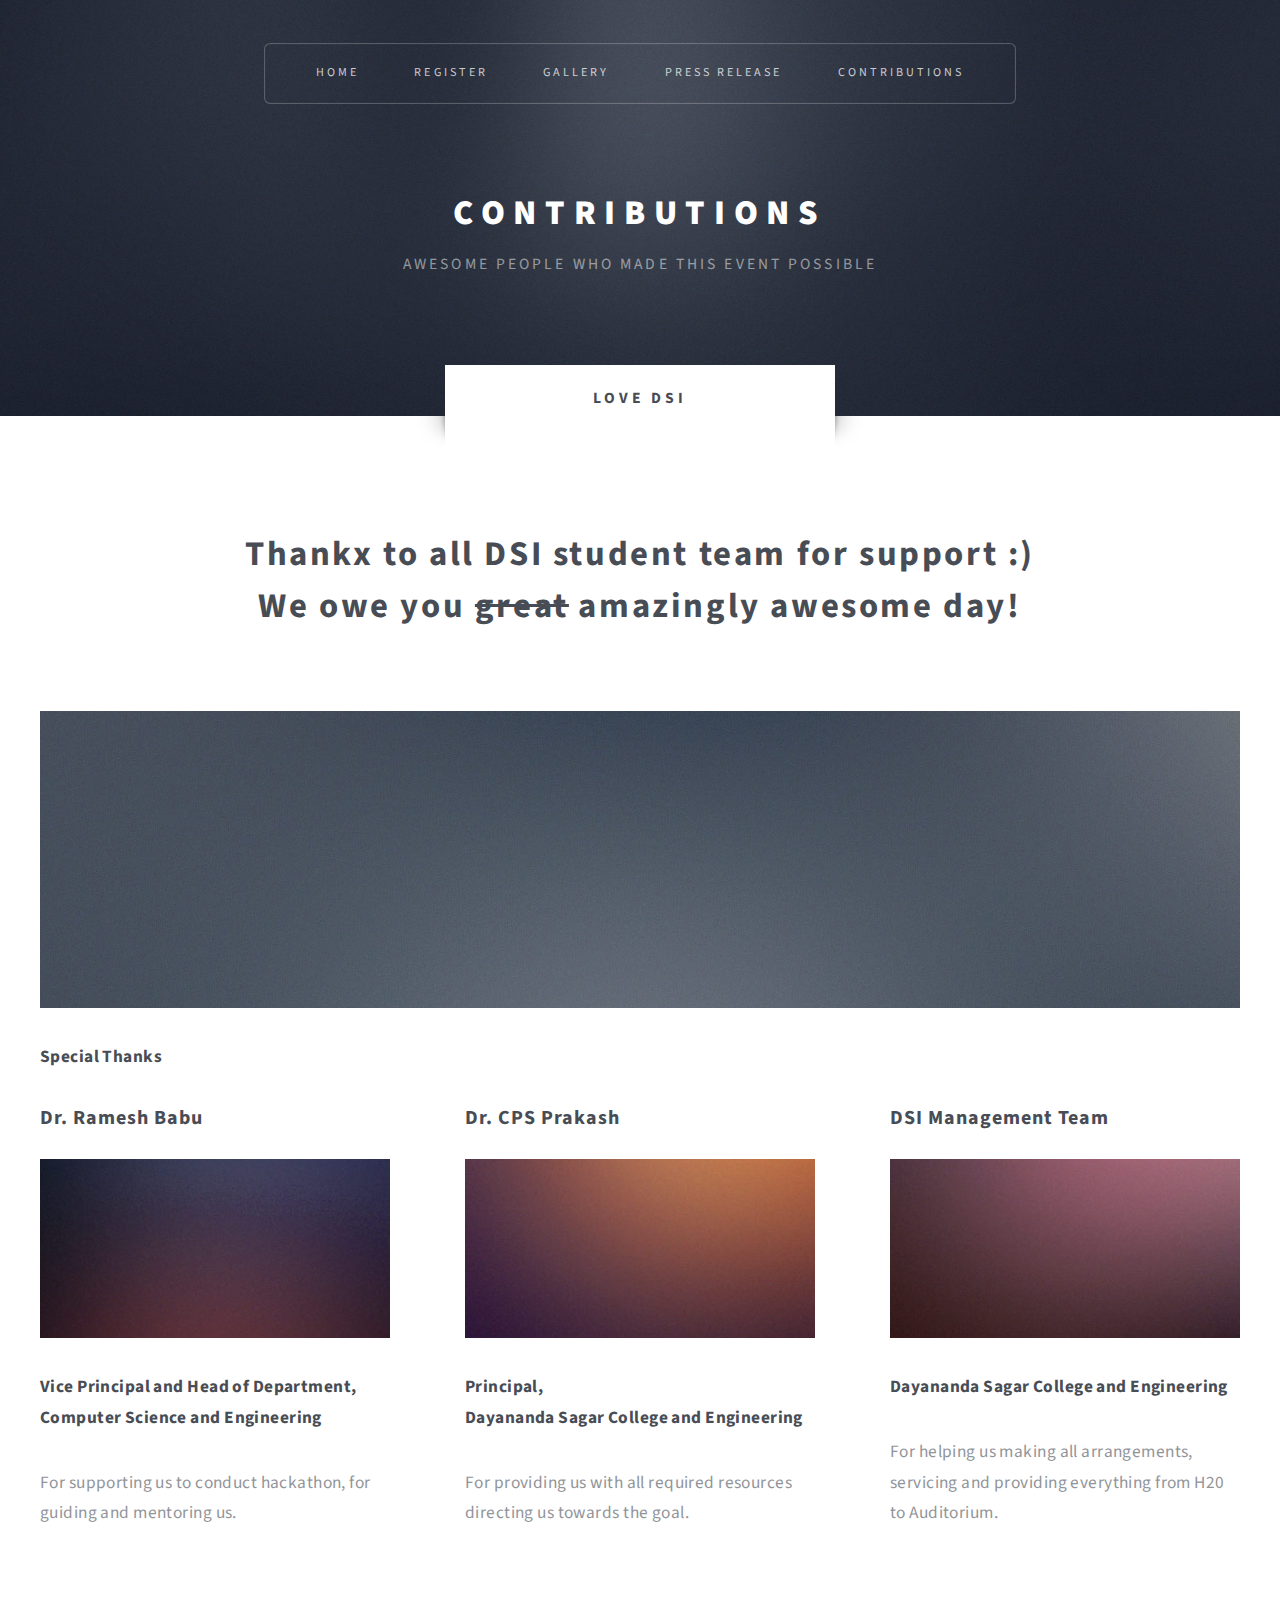
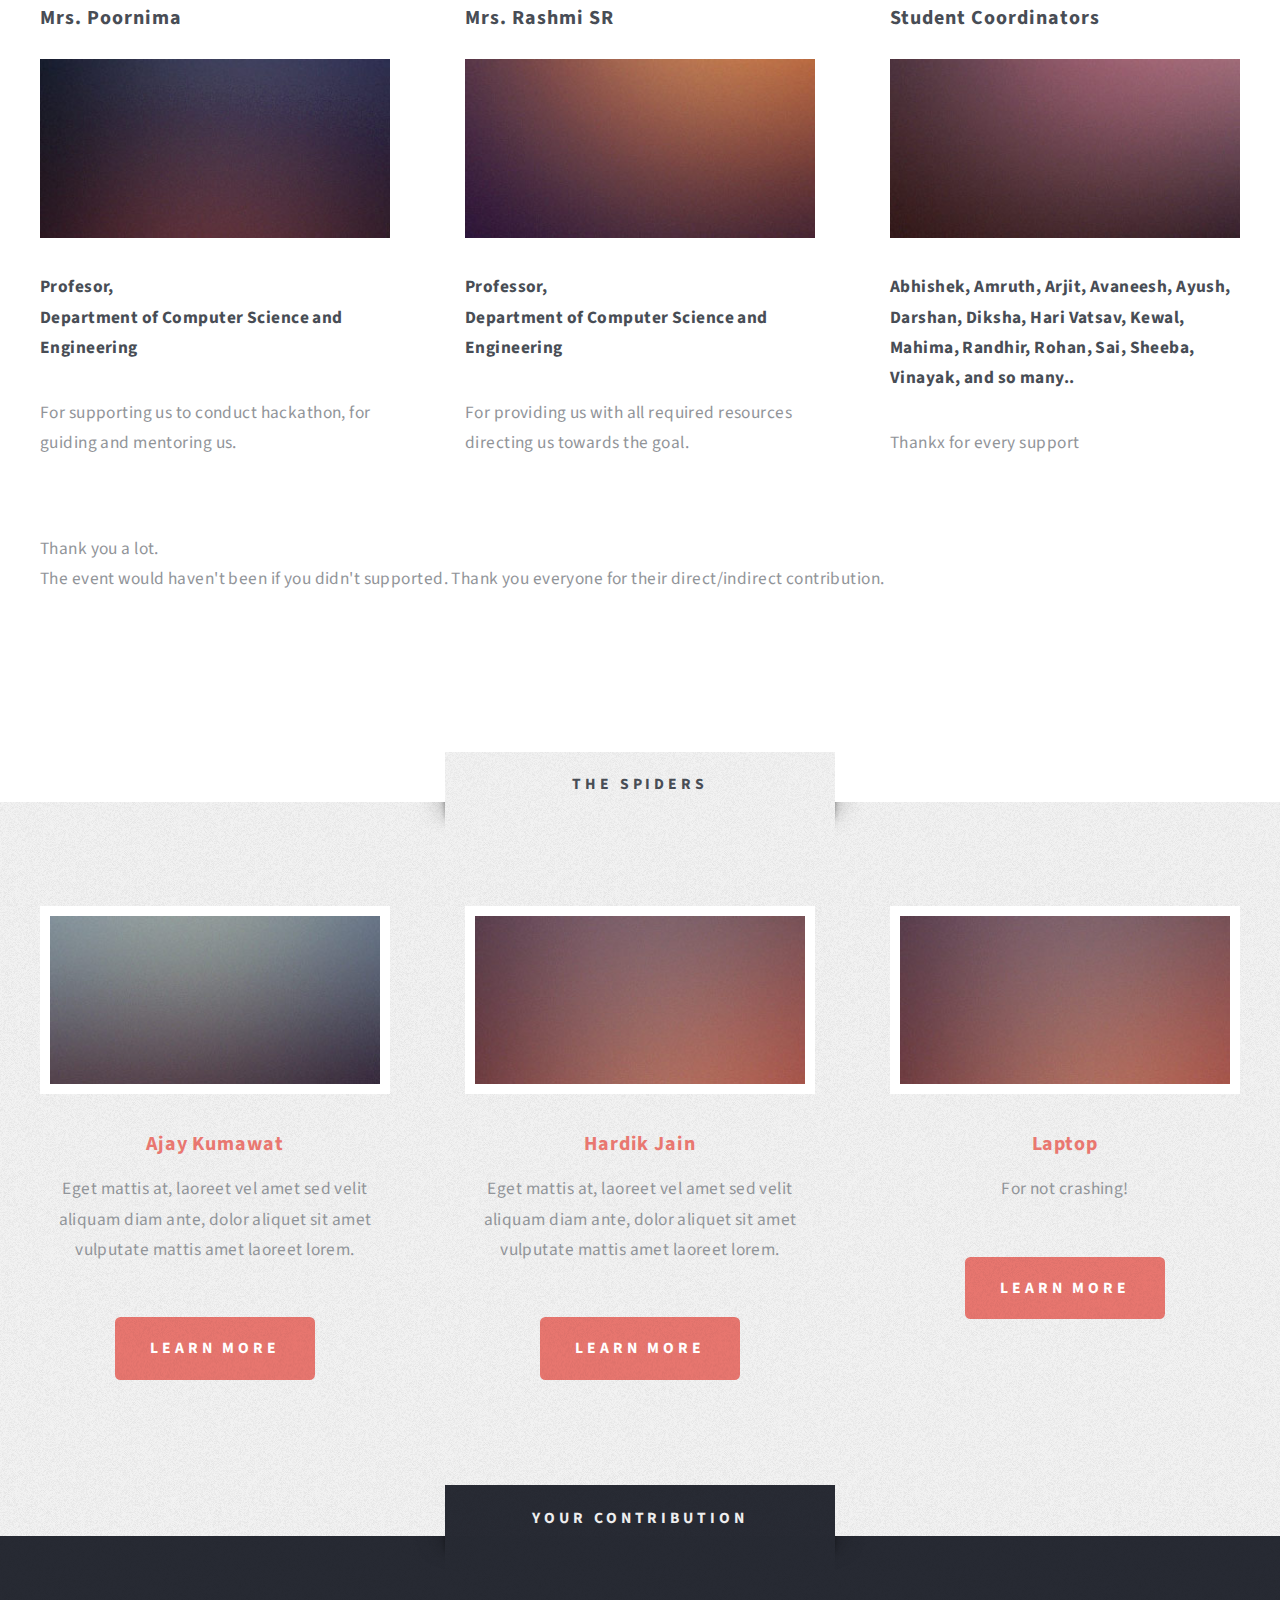
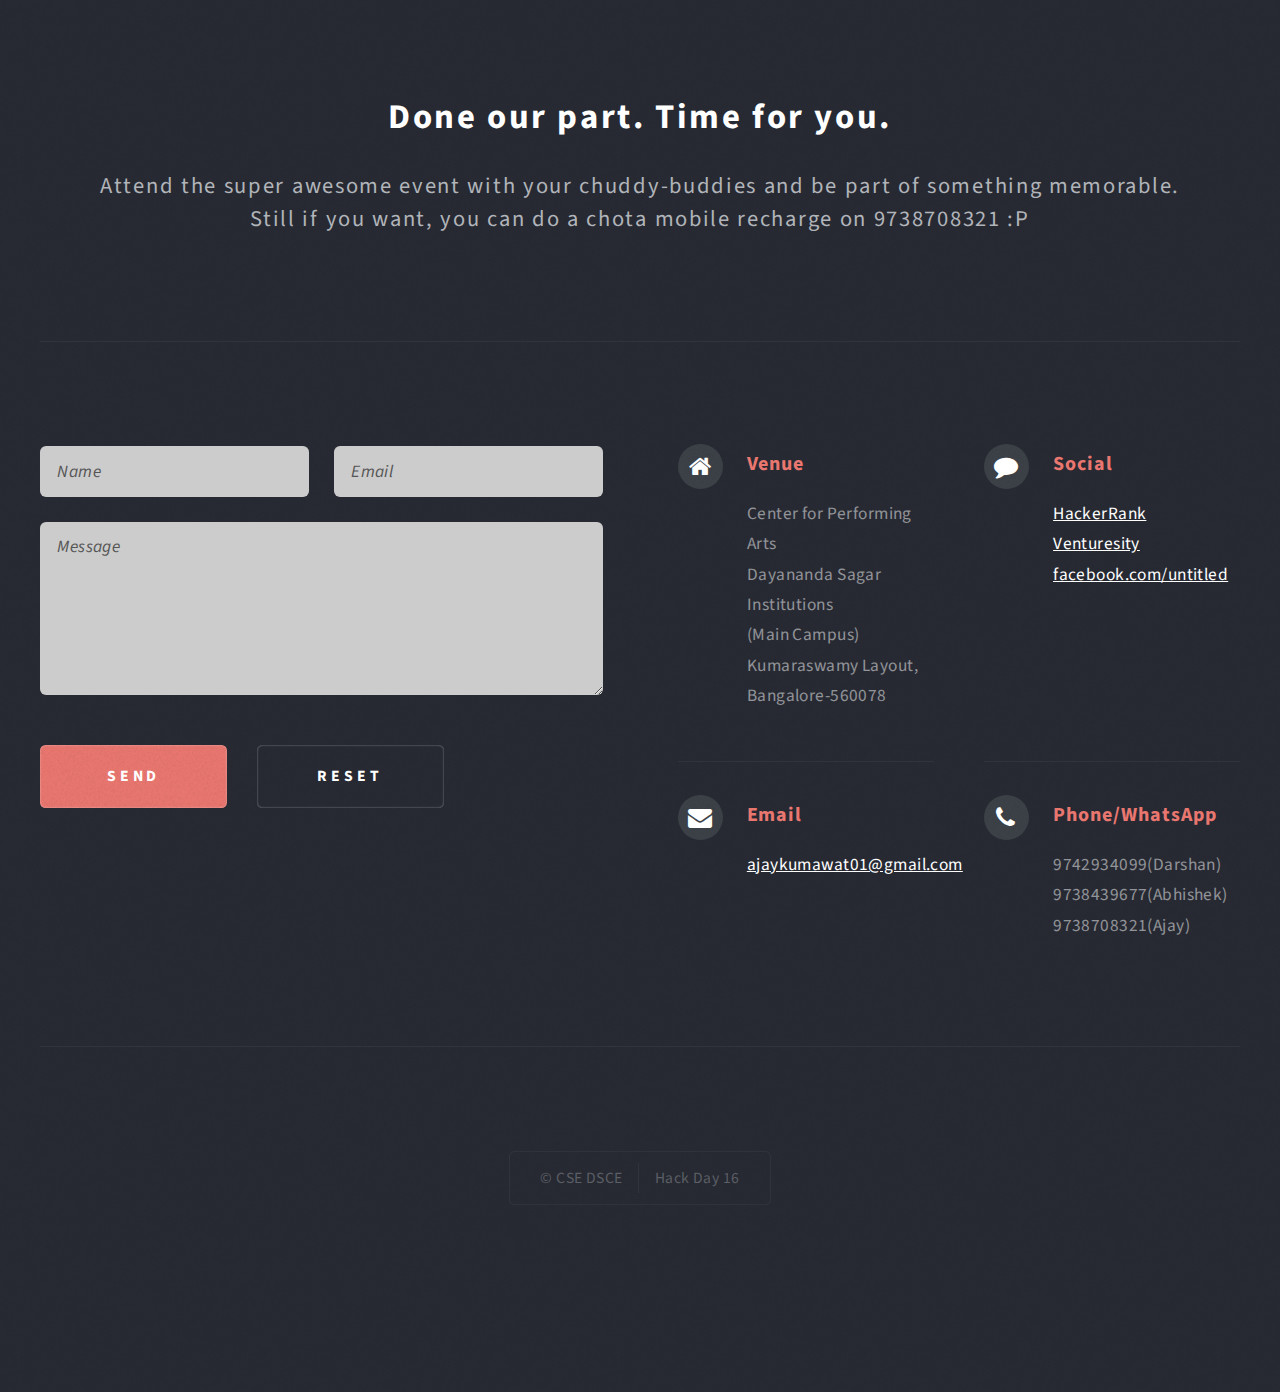
<file: no-sidebar.html>
<!DOCTYPE HTML>
<!--
	Escape Velocity by HTML5 UP
	html5up.net | @n33co
	Free for personal and commercial use under the CCA 3.0 license (html5up.net/license)
-->
<html>
	<head>
		<title>hack Day 2016</title>
		<meta charset="utf-8" />
		<meta name="viewport" content="width=device-width, initial-scale=1" />
		<!--[if lte IE 8]><script src="assets/js/ie/html5shiv.js"></script><![endif]-->
		<link rel="stylesheet" href="assets/css/main.css" />
		<!--[if lte IE 8]><link rel="stylesheet" href="assets/css/ie8.css" /><![endif]-->
	</head>
	<body class="no-sidebar">
		<div id="page-wrapper">

			<!-- Header -->
				<div id="header-wrapper" class="wrapper">
					<div id="header">

						<!-- Logo -->
							<div id="logo">

                                <h1><a href="index.html">Contributions</a></h1>
								<p>Awesome people who made this event possible</p>
							</div>

						<!-- Nav -->
							<nav id="nav">
								<ul>
									<li class="current"><a href="index.html">Home</a></li>

									<li><a href="left-sidebar.html">Register</a></li>
									<li><a href="right-sidebar.html">Gallery</a></li>
                                    <li>
										<a href="#">Press Release</a>

									</li>
									<li><a href="no-sidebar.html">Contributions</a></li>
								</ul>
							</nav>

					</div>
				</div>

			<!-- Main -->
				<div class="wrapper style2">
					<div class="title">Love DSI</div>
					<div id="main" class="container">

						<!-- Content -->
							<div id="content">
								<article class="box post">
									<header class="style1">
										<h2>Thankx to all DSI student team for support :) <br class="mobile-hide" />
										We owe you <strike>great</strike> amazingly awesome day!</h2>

									</header>
									<a href="#" class="image featured">
										<img src="images/pic01.jpg" alt="" />
									</a>
									<h1>Special Thanks</h1>
                                    <br>

								<div class="row 150%">
									<div class="4u 12u(mobile)">
										<section class="box">
											<header>
												<h2>Dr. Ramesh Babu</h2>

											</header>
											<a href="#" class="image featured"><img src="images/pic05.jpg" alt="" /></a>

                                                 <p><strong>Vice Principal and Head of Department,
                                        <br>Computer Science and Engineering</strong></p>

									<p>For supporting us to conduct hackathon, for guiding and mentoring us.</p>


										</section>
									</div>
									<div class="4u 12u(mobile)">
										<section class="box">
											<header>
												<h2>Dr. CPS Prakash</h2>
											</header>
											<a href="#" class="image featured"><img src="images/pic06.jpg" alt="" /></a>
											 <p><strong>Principal,
                                        <br>Dayananda Sagar College and Engineering</strong></p>
                                            <p>For providing us with all required resources directing us towards the goal.</p>

										</section>
									</div>
									<div class="4u 12u(mobile)">
										<section class="box">
											<header>
												<h2>DSI Management Team</h2>
											</header>
											<a href="#" class="image featured"><img src="images/pic07.jpg" alt="" /></a>
											 <p><strong>Dayananda Sagar College and Engineering</strong></p>
                                    <p>For helping us making all arrangements, servicing and providing everything from H20 to Auditorium.</p>

										</section>
									</div>
                                    <div class="4u 12u(mobile)">
										<section class="box">
											<header>
												<h2>Mrs. Poornima</h2>

											</header>
											<a href="#" class="image featured"><img src="images/pic05.jpg" alt="" /></a>

                                                 <p><strong>Profesor,
                                        <br>Department of Computer Science and Engineering</strong></p>

									<p>For supporting us to conduct hackathon, for guiding and mentoring us.</p>


										</section>
									</div>
                                    <div class="4u 12u(mobile)">
										<section class="box">
											<header>
												<h2>Mrs. Rashmi SR</h2>
											</header>
											<a href="#" class="image featured"><img src="images/pic06.jpg" alt="" /></a>
											 <p><strong>Professor,
                                        <br>Department of Computer Science and Engineering</strong></p>
                                            <p>For providing us with all required resources directing us towards the goal.</p>

										</section>
									</div>
                                    <div class="4u 12u(mobile)">
										<section class="box">
											<header>
												<h2>Student Coordinators</h2>
											</header>
											<a href="#" class="image featured"><img src="images/pic07.jpg" alt="" /></a>

                                            <p><strong>Abhishek, Amruth, Arjit, Avaneesh, Ayush, Darshan, Diksha, Hari Vatsav, Kewal, Mahima, Randhir, Rohan, Sai, Sheeba, Vinayak, and so many..</strong> </p>
										<p>Thankx for every support</p>
										</section>
									</div>
                                     <p>Thank you a lot.
                                         <br>The event would haven't been if you didn't supported. Thank you everyone for their direct/indirect contribution.</p>
								</div>
							</div>

					</div>
				</div>

			<!-- Highlights -->
				<div class="wrapper style3">
					<div class="title">The Spiders</div>
					<div id="highlights" class="container">
						<div class="row 150%">
							<div class="4u 12u(mobile)">
								<section class="highlight">
									<a href="#" class="image featured"><img src="images/pic02.jpg" alt="" /></a>
									<h3><a href="#">Ajay Kumawat</a></h3>
									<p>Eget mattis at, laoreet vel amet sed velit aliquam diam ante, dolor aliquet sit amet vulputate mattis amet laoreet lorem.</p>
									<ul class="actions">
										<li><a href="#" class="button style1">Learn More</a></li>
									</ul>
								</section>
                            </div>
							<div class="4u 12u(mobile)">
								<section class="highlight">
									<a href="#" class="image featured"><img src="images/pic04.jpg" alt="" /></a>
									<h3><a href="#">Hardik Jain</a></h3>
									<p>Eget mattis at, laoreet vel amet sed velit aliquam diam ante, dolor aliquet sit amet vulputate mattis amet laoreet lorem.</p>
									<ul class="actions">
										<li><a href="#" class="button style1">Learn More</a></li>
									</ul>
								</section>
							</div>
                            <div class="4u 12u(mobile)">
								<section class="highlight">
									<a href="#" class="image featured"><img src="images/pic04.jpg" alt="" /></a>
									<h3><a href="#">Laptop</a></h3>
									<p>For not crashing!</p>
									<ul class="actions">
										<li><a href="#" class="button style1">Learn More</a></li>
									</ul>
								</section>
							</div>
						</div>
					</div>
				</div>

			<!-- Footer -->
				<div id="footer-wrapper" class="wrapper">
					<div class="title">Your Contribution</div>
					<div id="footer" class="container">
						<header class="style1">
							<h2>Done our part. Time for you.</h2>
							<p>
								Attend the super awesome event with your chuddy-buddies and be part of something memorable.
                                <br>
                                Still if you want, you can do a chota mobile recharge on 9738708321 :P
							</p>
						</header>
						<hr />
						<div class="row 150%">
							<div class="6u 12u(mobile)">

								<!-- Contact Form -->
									<section>
										<form method="post" action="#">
											<div class="row 50%">
												<div class="6u 12u(mobile)">
													<input type="text" name="name" id="contact-name" placeholder="Name" />
												</div>
												<div class="6u 12u(mobile)">
													<input type="text" name="email" id="contact-email" placeholder="Email" />
												</div>
											</div>
											<div class="row 50%">
												<div class="12u">
													<textarea name="message" id="contact-message" placeholder="Message" rows="4"></textarea>
												</div>
											</div>
											<div class="row">
												<div class="12u">
													<ul class="actions">
														<li><input type="submit" class="style1" value="Send" /></li>
														<li><input type="reset" class="style2" value="Reset" /></li>
													</ul>
												</div>
											</div>
										</form>
									</section>

							</div>
							<div class="6u 12u(mobile)">

								<!-- Contact -->
									<section class="feature-list small">
										<div class="row">
											<div class="6u 12u(mobile)">
												<section>
													<h3 class="icon fa-home">Venue</h3>
													<p>
														Center for Performing Arts<br />
														Dayananda Sagar Institutions <br>(Main Campus)<br />
														Kumaraswamy Layout, Bangalore-560078
													</p>
												</section>
											</div>
											<div class="6u 12u(mobile)">
												<section>
													<h3 class="icon fa-comment">Social</h3>
													<p>
														<a href="#">HackerRank</a><br />
														<a href="#">Venturesity</a><br />
														<a href="#">facebook.com/untitled</a>
													</p>
												</section>
											</div>
										</div>
										<div class="row">
											<div class="6u 12u(mobile)">
												<section>
													<h3 class="icon fa-envelope">Email</h3>
													<p>
														<a href="#">ajaykumawat01@gmail.com</a>
													</p>
												</section>
											</div>
											<div class="6u 12u(mobile)">
												<section>
													<h3 class="icon fa-phone">Phone/WhatsApp</h3>
													<p>
                                                        9742934099(Darshan)
                                                        9738439677(Abhishek)
														9738708321(Ajay)
													</p>
												</section>
											</div>
										</div>
									</section>

							</div>
						</div>
						<hr />
					</div>
					<div id="copyright">
						<ul>
							<li>&copy; CSE DSCE</li><li>Hack Day 16</li>
						</ul>
					</div>
				</div>

		</div>

		<!-- Scripts -->

			<script src="assets/js/jquery.min.js"></script>
			<script src="assets/js/jquery.dropotron.min.js"></script>
			<script src="assets/js/skel.min.js"></script>
			<script src="assets/js/skel-viewport.min.js"></script>
			<script src="assets/js/util.js"></script>
			<!--[if lte IE 8]><script src="assets/js/ie/respond.min.js"></script><![endif]-->
			<script src="assets/js/main.js"></script>

	</body>
</html>
</file>
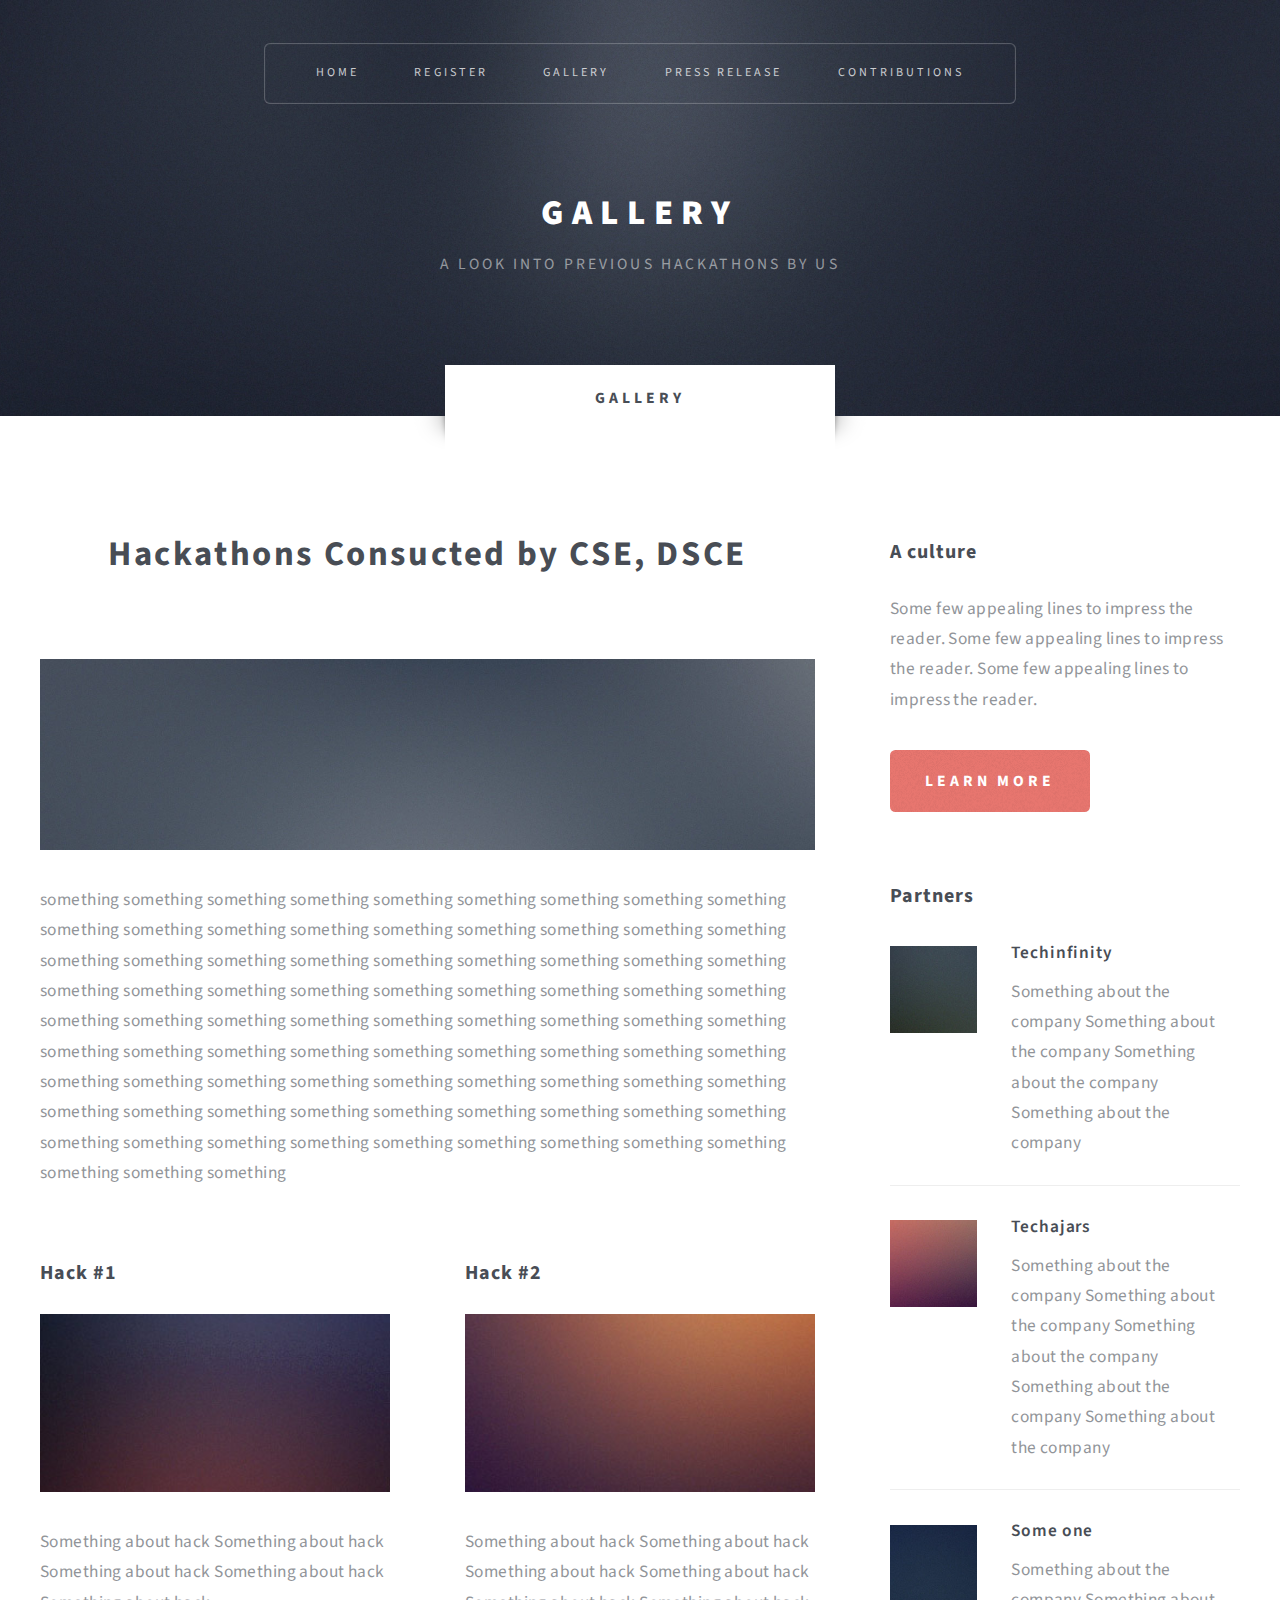
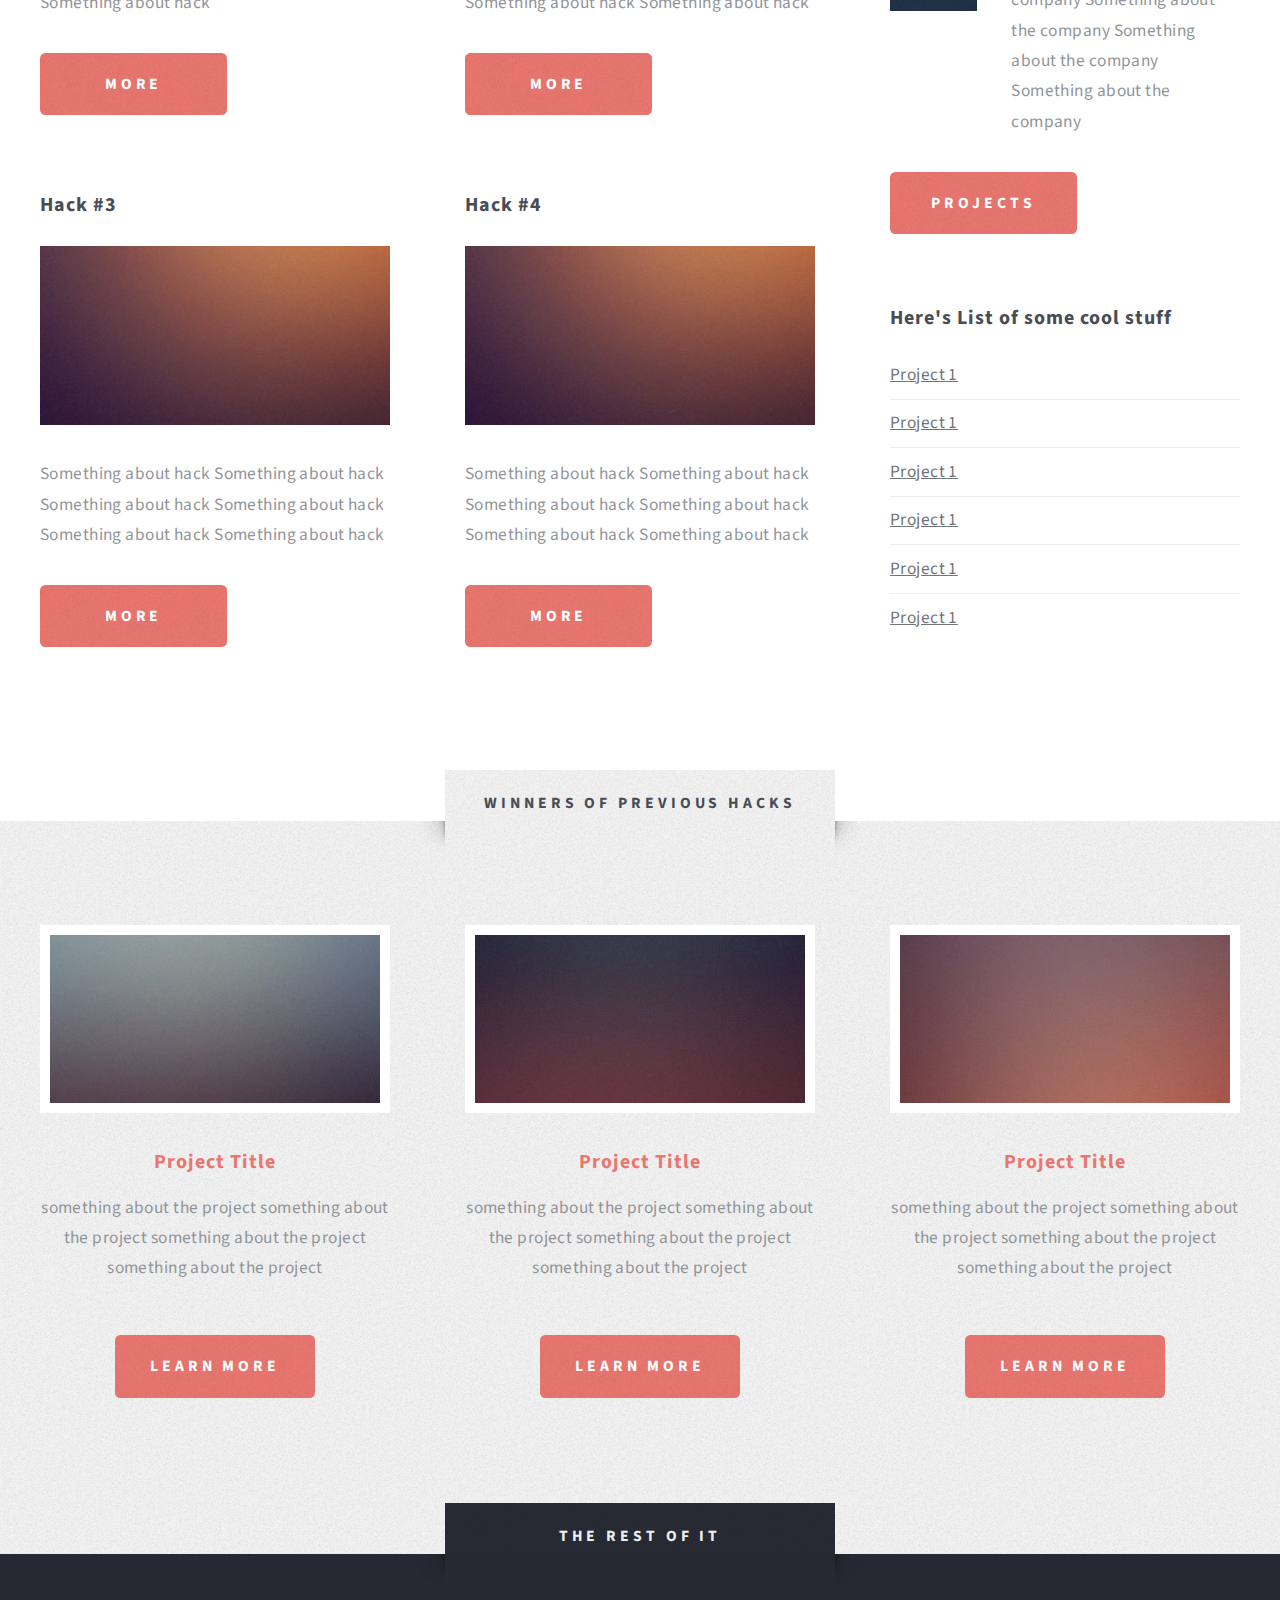
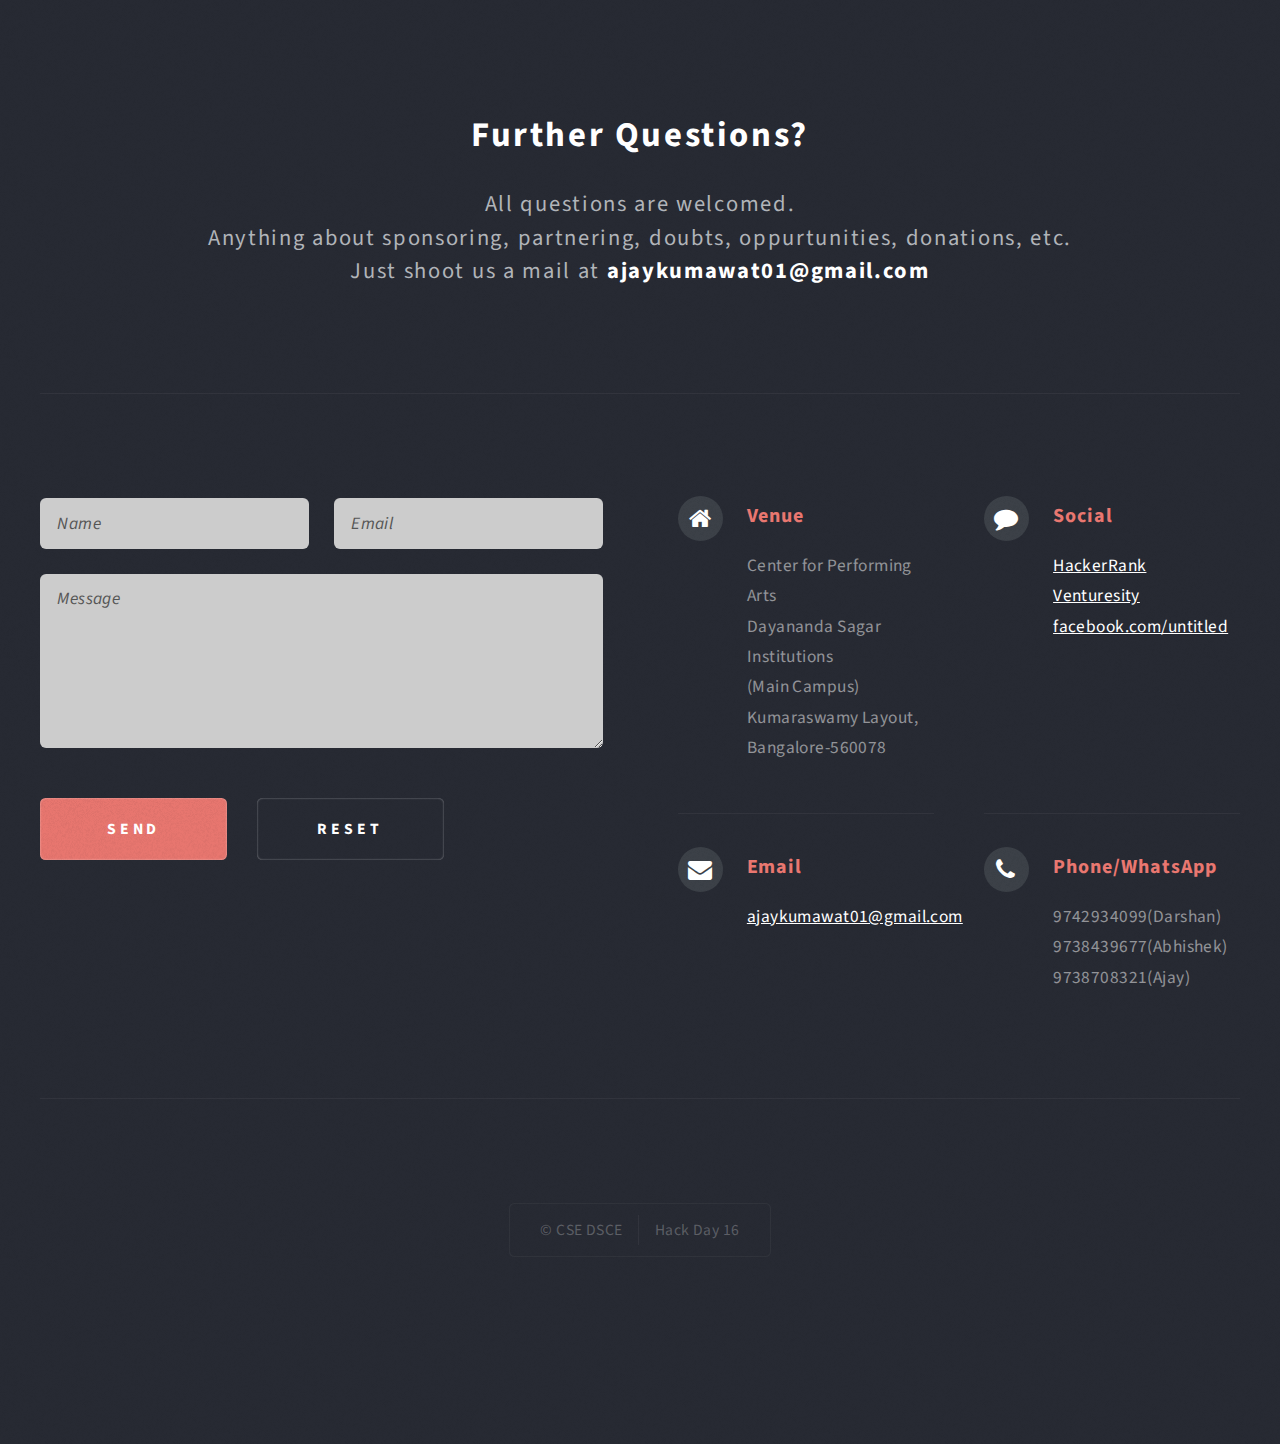
<file: right-sidebar.html>
<!DOCTYPE HTML>
<!--
	Escape Velocity by HTML5 UP
	html5up.net | @n33co
	Free for personal and commercial use under the CCA 3.0 license (html5up.net/license)
-->
<html>
	<head>
		<title>Hack Day 2016</title>
		<meta charset="utf-8" />
		<meta name="viewport" content="width=device-width, initial-scale=1" />
		<!--[if lte IE 8]><script src="assets/js/ie/html5shiv.js"></script><![endif]-->
		<link rel="stylesheet" href="assets/css/main.css" />
		<!--[if lte IE 8]><link rel="stylesheet" href="assets/css/ie8.css" /><![endif]-->
	</head>
	<body class="right-sidebar">
		<div id="page-wrapper">

			<!-- Header -->
				<div id="header-wrapper" class="wrapper">
					<div id="header">

						<!-- Logo -->
							<div id="logo">
								<h1><a href="index.html">Gallery</a></h1>
								<p>A look into previous hackathons by us</p>
							</div>

						<!-- Nav -->
							<nav id="nav">
								<ul>
									<li class="current"><a href="index.html">Home</a></li>

									<li><a href="left-sidebar.html">Register</a></li>
									<li><a href="right-sidebar.html">Gallery</a></li>
                                     <li>
										<a href="#">Press Release</a>

									</li>
									<li><a href="no-sidebar.html">Contributions</a></li>
								</ul>
							</nav>

					</div>
				</div>

			<!-- Main -->
				<div class="wrapper style2">
					<div class="title">Gallery</div>
					<div id="main" class="container">
						<div class="row 150%">
							<div class="8u 12u(mobile)">

								<!-- Content -->
									<div id="content">
										<article class="box post">
											<header class="style1">
												<h2>Hackathons Consucted by CSE, DSCE</h2>
											</header>
											<a href="#" class="image featured">
												<img src="images/pic01.jpg" alt="" />
											</a>
											<p>something something something something something something something something something something something something something something something something something something something something something something something something something something something something something something something something something something something something something something something something something something something something something something something something something something something something something something something something something something something something something something something something something something something something something something something something something something something something something something something something something something something something </p>
										</article>
										<div class="row 150%">
											<div class="6u 12u(mobile)">
												<section class="box">
													<header>
														<h2>Hack #1</h2>
													</header>
													<a href="#" class="image featured"><img src="images/pic05.jpg" alt="" /></a>
													<p>Something about hack Something about hack Something about hack Something about hack Something about hack </p>
													<a href="#" class="button style1">More</a>
												</section>
											</div>
											<div class="6u 12u(mobile)">
												<section class="box">
													<header>
														<h2>Hack #2</h2>
													</header>
													<a href="#" class="image featured"><img src="images/pic06.jpg" alt="" /></a>
													<p>Something about hack Something about hack Something about hack Something about hack Something about hack Something about hack </p>
													<a href="#" class="button style1">More</a>
												</section>
											</div>
                                            <div class="6u 12u(mobile)">
												<section class="box">
													<header>
														<h2>Hack #3</h2>
													</header>
													<a href="#" class="image featured"><img src="images/pic06.jpg" alt="" /></a>
													<p>Something about hack Something about hack Something about hack Something about hack Something about hack Something about hack </p>
													<a href="#" class="button style1">More</a>
												</section>
											</div>
                                            <div class="6u 12u(mobile)">
												<section class="box">
													<header>
														<h2>Hack #4</h2>
													</header>
													<a href="#" class="image featured"><img src="images/pic06.jpg" alt="" /></a>
													<p>Something about hack Something about hack Something about hack Something about hack Something about hack Something about hack </p>
													<a href="#" class="button style1">More</a>
												</section>
											</div>
										</div>
									</div>

							</div>
							<div class="4u 12u(mobile)">

								<!-- Sidebar -->
									<div id="sidebar">
										<section class="box">
											<header>
												<h2>A culture</h2>
											</header>
											<p>Some few appealing lines to impress the reader. Some few appealing lines to impress the reader. Some few appealing lines to impress the reader. </p>
											<a href="#" class="button style1">Learn More</a>
										</section>
										<section class="box">
											<header>
												<h2>Partners</h2>
											</header>
											<ul class="style2">
												<li>
													<article class="box post-excerpt">
														<a href="#" class="image left"><img src="images/pic08.jpg" alt="" /></a>
														<h3><a href="#">Techinfinity</a></h3>
														<p>Something about the company Something about the company Something about the company Something about the company </p>
													</article>
												</li>
												<li>
													<article class="box post-excerpt">
														<a href="#" class="image left"><img src="images/pic09.jpg" alt="" /></a>
														<h3><a href="#">Techajars</a></h3>
														<p>Something about the company Something about the company Something about the company Something about the company Something about the company </p>
													</article>
												</li>
												<li>
													<article class="box post-excerpt">
														<a href="#" class="image left"><img src="images/pic10.jpg" alt="" /></a>
														<h3><a href="#">Some one</a></h3>
														<p>Something about the company Something about the company Something about the company Something about the company </p>
													</article>
												</li>
											</ul>
											<a href="#" class="button style1">Projects</a>
										</section>
										<section class="box">
											<header>
												<h2>Here's List of some cool stuff</h2>
											</header>
											<ul class="style3">
												<li><a href="#">Project 1</a></li>
												<li><a href="#">Project 1</a></li>
												<li><a href="#">Project 1</a></li>
												<li><a href="#">Project 1</a></li>
												<li><a href="#">Project 1</a></li>
												<li><a href="#">Project 1</a></li>

											</ul>
										</section>
									</div>

							</div>
						</div>
					</div>
				</div>

			<!-- Highlights -->
				<div class="wrapper style3">
					<div class="title">Winners of previous Hacks</div>
					<div id="highlights" class="container">
						<div class="row 150%">
							<div class="4u 12u(mobile)">
								<section class="highlight">
									<a href="#" class="image featured"><img src="images/pic02.jpg" alt="" /></a>
									<h3><a href="#">Project Title</a></h3>
									<p>something about the project something about the project something about the project something about the project </p>
									<ul class="actions">
										<li><a href="#" class="button style1">Learn More</a></li>
									</ul>
								</section>
							</div>
							<div class="4u 12u(mobile)">
								<section class="highlight">
									<a href="#" class="image featured"><img src="images/pic03.jpg" alt="" /></a>
									<h3><a href="#">Project Title</a></h3>
									<p>something about the project something about the project something about the project something about the project </p>
									<ul class="actions">
										<li><a href="#" class="button style1">Learn More</a></li>
									</ul>
								</section>
							</div>
							<div class="4u 12u(mobile)">
								<section class="highlight">
									<a href="#" class="image featured"><img src="images/pic04.jpg" alt="" /></a>
									<h3><a href="#">Project Title</a></h3>
									<p>something about the project something about the project something about the project something about the project </p>
									<ul class="actions">
										<li><a href="#" class="button style1">Learn More</a></li>
									</ul>
								</section>
							</div>
						</div>
					</div>
				</div>

			<!-- Footer -->
				<div id="footer-wrapper" class="wrapper">
					<div class="title">The Rest Of It</div>
					<div id="footer" class="container">
						<header class="style1">
							<h2>Further Questions?</h2>
							<p>
								All questions are welcomed. <br />
                                Anything about sponsoring, partnering, doubts, oppurtunities, donations, etc.
                                <br>
								Just shoot us a mail at <strong>ajaykumawat01@gmail.com</strong>

							</p>
						</header>
						<hr />
						<div class="row 150%">
							<div class="6u 12u(mobile)">

								<!-- Contact Form -->
									<section>
										<form method="post" action="#">
											<div class="row 50%">
												<div class="6u 12u(mobile)">
													<input type="text" name="name" id="contact-name" placeholder="Name" />
												</div>
												<div class="6u 12u(mobile)">
													<input type="text" name="email" id="contact-email" placeholder="Email" />
												</div>
											</div>
											<div class="row 50%">
												<div class="12u">
													<textarea name="message" id="contact-message" placeholder="Message" rows="4"></textarea>
												</div>
											</div>
											<div class="row">
												<div class="12u">
													<ul class="actions">
														<li><input type="submit" class="style1" value="Send" /></li>
														<li><input type="reset" class="style2" value="Reset" /></li>
													</ul>
												</div>
											</div>
										</form>
									</section>

							</div>
							<div class="6u 12u(mobile)">

								<!-- Contact -->
									<section class="feature-list small">
										<div class="row">
											<div class="6u 12u(mobile)">
												<section>
													<h3 class="icon fa-home">Venue</h3>
													<p>
														Center for Performing Arts<br />
														Dayananda Sagar Institutions <br>(Main Campus)<br />
														Kumaraswamy Layout, Bangalore-560078
													</p>
												</section>
											</div>
											<div class="6u 12u(mobile)">
												<section>
													<h3 class="icon fa-comment">Social</h3>
													<p>
														<a href="#">HackerRank</a><br />
														<a href="#">Venturesity</a><br />
														<a href="#">facebook.com/untitled</a>
													</p>
												</section>
											</div>
										</div>
										<div class="row">
											<div class="6u 12u(mobile)">
												<section>
													<h3 class="icon fa-envelope">Email</h3>
													<p>
														<a href="#">ajaykumawat01@gmail.com</a>
													</p>
												</section>
											</div>
											<div class="6u 12u(mobile)">
												<section>
													<h3 class="icon fa-phone">Phone/WhatsApp</h3>
													<p>
                                                        9742934099(Darshan)
                                                        9738439677(Abhishek)
														9738708321(Ajay)
													</p>
												</section>
											</div>
										</div>
									</section>

							</div>
						</div>
						<hr />
					</div>
					<div id="copyright">
						<ul>
							<li>&copy; CSE DSCE</li><li>Hack Day 16</li>
						</ul>
					</div>
				</div>

		</div>

		<!-- Scripts -->

			<script src="assets/js/jquery.min.js"></script>
			<script src="assets/js/jquery.dropotron.min.js"></script>
			<script src="assets/js/skel.min.js"></script>
			<script src="assets/js/skel-viewport.min.js"></script>
			<script src="assets/js/util.js"></script>
			<!--[if lte IE 8]><script src="assets/js/ie/respond.min.js"></script><![endif]-->
			<script src="assets/js/main.js"></script>

	</body>
</html>
</file>
<file: assets/css/ie8.css>
/*
	Escape Velocity by HTML5 UP
	html5up.net | @n33co
	Free for personal and commercial use under the CCA 3.0 license (html5up.net/license)
*/

/* Basic */

	form input[type="text"],
	form input[type="email"],
	form input[type="password"],
	form select,
	form textarea {
		position: relative;
		-ms-behavior: url("assets/js/ie/PIE.htc");
	}

	input[type="button"],
	input[type="submit"],
	input[type="reset"] {
		position: relative;
		-ms-behavior: url("assets/js/ie/PIE.htc");
	}

	.button,
	#intro > .style2,
	#copyright ul,
	#nav > ul,
	.dropotron {
		position: relative;
		-ms-behavior: url("assets/js/ie/PIE.htc");
	}

/* Section/Article */

	section > .last-child,
	article > .last-child,
	section.last-child,
	article.last-child {
		margin-bottom: 0;
	}

/* Wrappers */

	.wrapper .title:before, .wrapper .title:after {
		display: none;
	}

	#header-wrapper {
		-ms-behavior: url("assets/js/ie/backgroundsize.min.htc");
	}

/* Copyright */

	#copyright {
		margin: 0;
	}
</file>
<file: css/style.css>
/* -------------------------------- 

Primary style

-------------------------------- */
*, *::after, *::before {
  -webkit-box-sizing: border-box;
  -moz-box-sizing: border-box;
  box-sizing: border-box;
}

html * {
  -webkit-font-smoothing: antialiased;
  -moz-osx-font-smoothing: grayscale;
}

html {
  font-size: 62.5%;
}

body {
  font-size: 1.6rem;
  font-family: "Source Sans Pro", sans-serif;
  color: #aebcb9;
  background-color: #0d0d0d;
}

a {
  text-decoration: none;
}

.cd-title {
  position: relative;
  height: 160px;
  line-height: 230px;
  text-align: center;
}
.cd-title h1 {
  font-size: 2.4rem;
  font-weight: 700;
}
@media only screen and (min-width: 768px) {
  .cd-title {
    line-height: 250px;
  }
}
@media only screen and (min-width: 1170px) {
  .cd-title {
    height: 200px;
    line-height: 300px;
  }
  .cd-title h1 {
    font-size: 3rem;
  }
}

.cd-intro {
  width: 90%;
  max-width: 768px;
  text-align: center;
}

.cd-intro {
  margin: 4em auto;
}
@media only screen and (min-width: 768px) {
  .cd-intro {
    margin: 5em auto;
  }
}
@media only screen and (min-width: 1170px) {
  .cd-intro {
    margin: 6em auto;
  }
}

.cd-headline {
  font-size: 3rem;
  line-height: 1.2;
}
@media only screen and (min-width: 768px) {
  .cd-headline {
    font-size: 4.4rem;
    font-weight: 300;
  }
}
@media only screen and (min-width: 1170px) {
  .cd-headline {
    font-size: 6rem;
  }
}

.cd-words-wrapper {
  display: inline-block;
  position: relative;
  text-align: left;
}
.cd-words-wrapper b {
  display: inline-block;
  position: absolute;
  white-space: nowrap;
  left: 0;
  top: 0;
}
.cd-words-wrapper b.is-visible {
  position: relative;
}
.no-js .cd-words-wrapper b {
  opacity: 0;
}
.no-js .cd-words-wrapper b.is-visible {
  opacity: 1;
}

/* -------------------------------- 

xrotate-1 

-------------------------------- */
.cd-headline.rotate-1 .cd-words-wrapper {
  -webkit-perspective: 300px;
  -moz-perspective: 300px;
  perspective: 300px;
}
.cd-headline.rotate-1 b {
  opacity: 0;
  -webkit-transform-origin: 50% 100%;
  -moz-transform-origin: 50% 100%;
  -ms-transform-origin: 50% 100%;
  -o-transform-origin: 50% 100%;
  transform-origin: 50% 100%;
  -webkit-transform: rotateX(180deg);
  -moz-transform: rotateX(180deg);
  -ms-transform: rotateX(180deg);
  -o-transform: rotateX(180deg);
  transform: rotateX(180deg);
}
.cd-headline.rotate-1 b.is-visible {
  opacity: 1;
  -webkit-transform: rotateX(0deg);
  -moz-transform: rotateX(0deg);
  -ms-transform: rotateX(0deg);
  -o-transform: rotateX(0deg);
  transform: rotateX(0deg);
  -webkit-animation: cd-rotate-1-in 1.2s;
  -moz-animation: cd-rotate-1-in 1.2s;
  animation: cd-rotate-1-in 1.2s;
}
.cd-headline.rotate-1 b.is-hidden {
  -webkit-transform: rotateX(180deg);
  -moz-transform: rotateX(180deg);
  -ms-transform: rotateX(180deg);
  -o-transform: rotateX(180deg);
  transform: rotateX(180deg);
  -webkit-animation: cd-rotate-1-out 1.2s;
  -moz-animation: cd-rotate-1-out 1.2s;
  animation: cd-rotate-1-out 1.2s;
}

@-webkit-keyframes cd-rotate-1-in {
  0% {
    -webkit-transform: rotateX(180deg);
    opacity: 0;
  }
  35% {
    -webkit-transform: rotateX(120deg);
    opacity: 0;
  }
  65% {
    opacity: 0;
  }
  100% {
    -webkit-transform: rotateX(360deg);
    opacity: 1;
  }
}
@-moz-keyframes cd-rotate-1-in {
  0% {
    -moz-transform: rotateX(180deg);
    opacity: 0;
  }
  35% {
    -moz-transform: rotateX(120deg);
    opacity: 0;
  }
  65% {
    opacity: 0;
  }
  100% {
    -moz-transform: rotateX(360deg);
    opacity: 1;
  }
}
@keyframes cd-rotate-1-in {
  0% {
    -webkit-transform: rotateX(180deg);
    -moz-transform: rotateX(180deg);
    -ms-transform: rotateX(180deg);
    -o-transform: rotateX(180deg);
    transform: rotateX(180deg);
    opacity: 0;
  }
  35% {
    -webkit-transform: rotateX(120deg);
    -moz-transform: rotateX(120deg);
    -ms-transform: rotateX(120deg);
    -o-transform: rotateX(120deg);
    transform: rotateX(120deg);
    opacity: 0;
  }
  65% {
    opacity: 0;
  }
  100% {
    -webkit-transform: rotateX(360deg);
    -moz-transform: rotateX(360deg);
    -ms-transform: rotateX(360deg);
    -o-transform: rotateX(360deg);
    transform: rotateX(360deg);
    opacity: 1;
  }
}
@-webkit-keyframes cd-rotate-1-out {
  0% {
    -webkit-transform: rotateX(0deg);
    opacity: 1;
  }
  35% {
    -webkit-transform: rotateX(-40deg);
    opacity: 1;
  }
  65% {
    opacity: 0;
  }
  100% {
    -webkit-transform: rotateX(180deg);
    opacity: 0;
  }
}
@-moz-keyframes cd-rotate-1-out {
  0% {
    -moz-transform: rotateX(0deg);
    opacity: 1;
  }
  35% {
    -moz-transform: rotateX(-40deg);
    opacity: 1;
  }
  65% {
    opacity: 0;
  }
  100% {
    -moz-transform: rotateX(180deg);
    opacity: 0;
  }
}
@keyframes cd-rotate-1-out {
  0% {
    -webkit-transform: rotateX(0deg);
    -moz-transform: rotateX(0deg);
    -ms-transform: rotateX(0deg);
    -o-transform: rotateX(0deg);
    transform: rotateX(0deg);
    opacity: 1;
  }
  35% {
    -webkit-transform: rotateX(-40deg);
    -moz-transform: rotateX(-40deg);
    -ms-transform: rotateX(-40deg);
    -o-transform: rotateX(-40deg);
    transform: rotateX(-40deg);
    opacity: 1;
  }
  65% {
    opacity: 0;
  }
  100% {
    -webkit-transform: rotateX(180deg);
    -moz-transform: rotateX(180deg);
    -ms-transform: rotateX(180deg);
    -o-transform: rotateX(180deg);
    transform: rotateX(180deg);
    opacity: 0;
  }
}
/* -------------------------------- 

xtype 

-------------------------------- */
.cd-headline.type .cd-words-wrapper {
  vertical-align: top;
  overflow: hidden;
}
.cd-headline.type .cd-words-wrapper::after {
  /* vertical bar */
  content: '';
  position: absolute;
  right: 0;
  top: 50%;
  bottom: auto;
  -webkit-transform: translateY(-50%);
  -moz-transform: translateY(-50%);
  -ms-transform: translateY(-50%);
  -o-transform: translateY(-50%);
  transform: translateY(-50%);
  height: 90%;
  width: 1px;
  background-color: #aebcb9;
}
.cd-headline.type .cd-words-wrapper.waiting::after {
  -webkit-animation: cd-pulse 1s infinite;
  -moz-animation: cd-pulse 1s infinite;
  animation: cd-pulse 1s infinite;
}
.cd-headline.type .cd-words-wrapper.selected {
  background-color: #aebcb9;
}
.cd-headline.type .cd-words-wrapper.selected::after {
  visibility: hidden;
}
.cd-headline.type .cd-words-wrapper.selected b {
  color: #0d0d0d;
}
.cd-headline.type b {
  visibility: hidden;
}
.cd-headline.type b.is-visible {
  visibility: visible;
}
.cd-headline.type i {
  position: absolute;
  visibility: hidden;
}
.cd-headline.type i.in {
  position: relative;
  visibility: visible;
}

@-webkit-keyframes cd-pulse {
  0% {
    -webkit-transform: translateY(-50%) scale(1);
    opacity: 1;
  }
  40% {
    -webkit-transform: translateY(-50%) scale(0.9);
    opacity: 0;
  }
  100% {
    -webkit-transform: translateY(-50%) scale(0);
    opacity: 0;
  }
}
@-moz-keyframes cd-pulse {
  0% {
    -moz-transform: translateY(-50%) scale(1);
    opacity: 1;
  }
  40% {
    -moz-transform: translateY(-50%) scale(0.9);
    opacity: 0;
  }
  100% {
    -moz-transform: translateY(-50%) scale(0);
    opacity: 0;
  }
}
@keyframes cd-pulse {
  0% {
    -webkit-transform: translateY(-50%) scale(1);
    -moz-transform: translateY(-50%) scale(1);
    -ms-transform: translateY(-50%) scale(1);
    -o-transform: translateY(-50%) scale(1);
    transform: translateY(-50%) scale(1);
    opacity: 1;
  }
  40% {
    -webkit-transform: translateY(-50%) scale(0.9);
    -moz-transform: translateY(-50%) scale(0.9);
    -ms-transform: translateY(-50%) scale(0.9);
    -o-transform: translateY(-50%) scale(0.9);
    transform: translateY(-50%) scale(0.9);
    opacity: 0;
  }
  100% {
    -webkit-transform: translateY(-50%) scale(0);
    -moz-transform: translateY(-50%) scale(0);
    -ms-transform: translateY(-50%) scale(0);
    -o-transform: translateY(-50%) scale(0);
    transform: translateY(-50%) scale(0);
    opacity: 0;
  }
}
/* -------------------------------- 

xrotate-2 

-------------------------------- */
.cd-headline.rotate-2 .cd-words-wrapper {
  -webkit-perspective: 300px;
  -moz-perspective: 300px;
  perspective: 300px;
}
.cd-headline.rotate-2 i, .cd-headline.rotate-2 em {
  display: inline-block;
  -webkit-backface-visibility: hidden;
  backface-visibility: hidden;
}
.cd-headline.rotate-2 b {
  opacity: 0;
}
.cd-headline.rotate-2 i {
  -webkit-transform-style: preserve-3d;
  -moz-transform-style: preserve-3d;
  -ms-transform-style: preserve-3d;
  -o-transform-style: preserve-3d;
  transform-style: preserve-3d;
  -webkit-transform: translateZ(-20px) rotateX(90deg);
  -moz-transform: translateZ(-20px) rotateX(90deg);
  -ms-transform: translateZ(-20px) rotateX(90deg);
  -o-transform: translateZ(-20px) rotateX(90deg);
  transform: translateZ(-20px) rotateX(90deg);
  opacity: 0;
}
.is-visible .cd-headline.rotate-2 i {
  opacity: 1;
}
.cd-headline.rotate-2 i.in {
  -webkit-animation: cd-rotate-2-in 0.4s forwards;
  -moz-animation: cd-rotate-2-in 0.4s forwards;
  animation: cd-rotate-2-in 0.4s forwards;
}
.cd-headline.rotate-2 i.out {
  -webkit-animation: cd-rotate-2-out 0.4s forwards;
  -moz-animation: cd-rotate-2-out 0.4s forwards;
  animation: cd-rotate-2-out 0.4s forwards;
}
.cd-headline.rotate-2 em {
  -webkit-transform: translateZ(20px);
  -moz-transform: translateZ(20px);
  -ms-transform: translateZ(20px);
  -o-transform: translateZ(20px);
  transform: translateZ(20px);
}

.no-csstransitions .cd-headline.rotate-2 i {
  -webkit-transform: rotateX(0deg);
  -moz-transform: rotateX(0deg);
  -ms-transform: rotateX(0deg);
  -o-transform: rotateX(0deg);
  transform: rotateX(0deg);
  opacity: 0;
}
.no-csstransitions .cd-headline.rotate-2 i em {
  -webkit-transform: scale(1);
  -moz-transform: scale(1);
  -ms-transform: scale(1);
  -o-transform: scale(1);
  transform: scale(1);
}

.no-csstransitions .cd-headline.rotate-2 .is-visible i {
  opacity: 1;
}

@-webkit-keyframes cd-rotate-2-in {
  0% {
    opacity: 0;
    -webkit-transform: translateZ(-20px) rotateX(90deg);
  }
  60% {
    opacity: 1;
    -webkit-transform: translateZ(-20px) rotateX(-10deg);
  }
  100% {
    opacity: 1;
    -webkit-transform: translateZ(-20px) rotateX(0deg);
  }
}
@-moz-keyframes cd-rotate-2-in {
  0% {
    opacity: 0;
    -moz-transform: translateZ(-20px) rotateX(90deg);
  }
  60% {
    opacity: 1;
    -moz-transform: translateZ(-20px) rotateX(-10deg);
  }
  100% {
    opacity: 1;
    -moz-transform: translateZ(-20px) rotateX(0deg);
  }
}
@keyframes cd-rotate-2-in {
  0% {
    opacity: 0;
    -webkit-transform: translateZ(-20px) rotateX(90deg);
    -moz-transform: translateZ(-20px) rotateX(90deg);
    -ms-transform: translateZ(-20px) rotateX(90deg);
    -o-transform: translateZ(-20px) rotateX(90deg);
    transform: translateZ(-20px) rotateX(90deg);
  }
  60% {
    opacity: 1;
    -webkit-transform: translateZ(-20px) rotateX(-10deg);
    -moz-transform: translateZ(-20px) rotateX(-10deg);
    -ms-transform: translateZ(-20px) rotateX(-10deg);
    -o-transform: translateZ(-20px) rotateX(-10deg);
    transform: translateZ(-20px) rotateX(-10deg);
  }
  100% {
    opacity: 1;
    -webkit-transform: translateZ(-20px) rotateX(0deg);
    -moz-transform: translateZ(-20px) rotateX(0deg);
    -ms-transform: translateZ(-20px) rotateX(0deg);
    -o-transform: translateZ(-20px) rotateX(0deg);
    transform: translateZ(-20px) rotateX(0deg);
  }
}
@-webkit-keyframes cd-rotate-2-out {
  0% {
    opacity: 1;
    -webkit-transform: translateZ(-20px) rotateX(0);
  }
  60% {
    opacity: 0;
    -webkit-transform: translateZ(-20px) rotateX(-100deg);
  }
  100% {
    opacity: 0;
    -webkit-transform: translateZ(-20px) rotateX(-90deg);
  }
}
@-moz-keyframes cd-rotate-2-out {
  0% {
    opacity: 1;
    -moz-transform: translateZ(-20px) rotateX(0);
  }
  60% {
    opacity: 0;
    -moz-transform: translateZ(-20px) rotateX(-100deg);
  }
  100% {
    opacity: 0;
    -moz-transform: translateZ(-20px) rotateX(-90deg);
  }
}
@keyframes cd-rotate-2-out {
  0% {
    opacity: 1;
    -webkit-transform: translateZ(-20px) rotateX(0);
    -moz-transform: translateZ(-20px) rotateX(0);
    -ms-transform: translateZ(-20px) rotateX(0);
    -o-transform: translateZ(-20px) rotateX(0);
    transform: translateZ(-20px) rotateX(0);
  }
  60% {
    opacity: 0;
    -webkit-transform: translateZ(-20px) rotateX(-100deg);
    -moz-transform: translateZ(-20px) rotateX(-100deg);
    -ms-transform: translateZ(-20px) rotateX(-100deg);
    -o-transform: translateZ(-20px) rotateX(-100deg);
    transform: translateZ(-20px) rotateX(-100deg);
  }
  100% {
    opacity: 0;
    -webkit-transform: translateZ(-20px) rotateX(-90deg);
    -moz-transform: translateZ(-20px) rotateX(-90deg);
    -ms-transform: translateZ(-20px) rotateX(-90deg);
    -o-transform: translateZ(-20px) rotateX(-90deg);
    transform: translateZ(-20px) rotateX(-90deg);
  }
}
/* -------------------------------- 

xloading-bar 

-------------------------------- */
.cd-headline.loading-bar span {
  display: inline-block;
  padding: .2em 0;
}
.cd-headline.loading-bar .cd-words-wrapper {
  overflow: hidden;
  vertical-align: top;
}
.cd-headline.loading-bar .cd-words-wrapper::after {
  /* loading bar */
  content: '';
  position: absolute;
  left: 0;
  bottom: 0;
  height: 3px;
  width: 0;
  background: #0096a7;
  z-index: 2;
  -webkit-transition: width 0.3s -0.1s;
  -moz-transition: width 0.3s -0.1s;
  transition: width 0.3s -0.1s;
}
.cd-headline.loading-bar .cd-words-wrapper.is-loading::after {
  width: 100%;
  -webkit-transition: width 3s;
  -moz-transition: width 3s;
  transition: width 3s;
}
.cd-headline.loading-bar b {
  top: .2em;
  opacity: 0;
  -webkit-transition: opacity 0.3s;
  -moz-transition: opacity 0.3s;
  transition: opacity 0.3s;
}
.cd-headline.loading-bar b.is-visible {
  opacity: 1;
  top: 0;
}

/* -------------------------------- 

xslide 

-------------------------------- */
.cd-headline.slide span {
  display: inline-block;
  padding: .2em 0;
}
.cd-headline.slide .cd-words-wrapper {
  overflow: hidden;
  vertical-align: top;
}
.cd-headline.slide b {
  opacity: 0;
  top: .2em;
}
.cd-headline.slide b.is-visible {
  top: 0;
  opacity: 1;
  -webkit-animation: slide-in 0.6s;
  -moz-animation: slide-in 0.6s;
  animation: slide-in 0.6s;
}
.cd-headline.slide b.is-hidden {
  -webkit-animation: slide-out 0.6s;
  -moz-animation: slide-out 0.6s;
  animation: slide-out 0.6s;
}

@-webkit-keyframes slide-in {
  0% {
    opacity: 0;
    -webkit-transform: translateY(-100%);
  }
  60% {
    opacity: 1;
    -webkit-transform: translateY(20%);
  }
  100% {
    opacity: 1;
    -webkit-transform: translateY(0);
  }
}
@-moz-keyframes slide-in {
  0% {
    opacity: 0;
    -moz-transform: translateY(-100%);
  }
  60% {
    opacity: 1;
    -moz-transform: translateY(20%);
  }
  100% {
    opacity: 1;
    -moz-transform: translateY(0);
  }
}
@keyframes slide-in {
  0% {
    opacity: 0;
    -webkit-transform: translateY(-100%);
    -moz-transform: translateY(-100%);
    -ms-transform: translateY(-100%);
    -o-transform: translateY(-100%);
    transform: translateY(-100%);
  }
  60% {
    opacity: 1;
    -webkit-transform: translateY(20%);
    -moz-transform: translateY(20%);
    -ms-transform: translateY(20%);
    -o-transform: translateY(20%);
    transform: translateY(20%);
  }
  100% {
    opacity: 1;
    -webkit-transform: translateY(0);
    -moz-transform: translateY(0);
    -ms-transform: translateY(0);
    -o-transform: translateY(0);
    transform: translateY(0);
  }
}
@-webkit-keyframes slide-out {
  0% {
    opacity: 1;
    -webkit-transform: translateY(0);
  }
  60% {
    opacity: 0;
    -webkit-transform: translateY(120%);
  }
  100% {
    opacity: 0;
    -webkit-transform: translateY(100%);
  }
}
@-moz-keyframes slide-out {
  0% {
    opacity: 1;
    -moz-transform: translateY(0);
  }
  60% {
    opacity: 0;
    -moz-transform: translateY(120%);
  }
  100% {
    opacity: 0;
    -moz-transform: translateY(100%);
  }
}
@keyframes slide-out {
  0% {
    opacity: 1;
    -webkit-transform: translateY(0);
    -moz-transform: translateY(0);
    -ms-transform: translateY(0);
    -o-transform: translateY(0);
    transform: translateY(0);
  }
  60% {
    opacity: 0;
    -webkit-transform: translateY(120%);
    -moz-transform: translateY(120%);
    -ms-transform: translateY(120%);
    -o-transform: translateY(120%);
    transform: translateY(120%);
  }
  100% {
    opacity: 0;
    -webkit-transform: translateY(100%);
    -moz-transform: translateY(100%);
    -ms-transform: translateY(100%);
    -o-transform: translateY(100%);
    transform: translateY(100%);
  }
}
/* -------------------------------- 

xclip 

-------------------------------- */
.cd-headline.clip span {
  display: inline-block;
  padding: .2em 0;
}
.cd-headline.clip .cd-words-wrapper {
  overflow: hidden;
  vertical-align: top;
}
.cd-headline.clip .cd-words-wrapper::after {
  /* line */
  content: '';
  position: absolute;
  top: 0;
  right: 0;
  width: 2px;
  height: 100%;
  background-color: #aebcb9;
}
.cd-headline.clip b {
  opacity: 0;
}
.cd-headline.clip b.is-visible {
  opacity: 1;
}

/* -------------------------------- 

xzoom 

-------------------------------- */
.cd-headline.zoom .cd-words-wrapper {
  -webkit-perspective: 300px;
  -moz-perspective: 300px;
  perspective: 300px;
}
.cd-headline.zoom b {
  opacity: 0;
}
.cd-headline.zoom b.is-visible {
  opacity: 1;
  -webkit-animation: zoom-in 0.8s;
  -moz-animation: zoom-in 0.8s;
  animation: zoom-in 0.8s;
}
.cd-headline.zoom b.is-hidden {
  -webkit-animation: zoom-out 0.8s;
  -moz-animation: zoom-out 0.8s;
  animation: zoom-out 0.8s;
}

@-webkit-keyframes zoom-in {
  0% {
    opacity: 0;
    -webkit-transform: translateZ(100px);
  }
  100% {
    opacity: 1;
    -webkit-transform: translateZ(0);
  }
}
@-moz-keyframes zoom-in {
  0% {
    opacity: 0;
    -moz-transform: translateZ(100px);
  }
  100% {
    opacity: 1;
    -moz-transform: translateZ(0);
  }
}
@keyframes zoom-in {
  0% {
    opacity: 0;
    -webkit-transform: translateZ(100px);
    -moz-transform: translateZ(100px);
    -ms-transform: translateZ(100px);
    -o-transform: translateZ(100px);
    transform: translateZ(100px);
  }
  100% {
    opacity: 1;
    -webkit-transform: translateZ(0);
    -moz-transform: translateZ(0);
    -ms-transform: translateZ(0);
    -o-transform: translateZ(0);
    transform: translateZ(0);
  }
}
@-webkit-keyframes zoom-out {
  0% {
    opacity: 1;
    -webkit-transform: translateZ(0);
  }
  100% {
    opacity: 0;
    -webkit-transform: translateZ(-100px);
  }
}
@-moz-keyframes zoom-out {
  0% {
    opacity: 1;
    -moz-transform: translateZ(0);
  }
  100% {
    opacity: 0;
    -moz-transform: translateZ(-100px);
  }
}
@keyframes zoom-out {
  0% {
    opacity: 1;
    -webkit-transform: translateZ(0);
    -moz-transform: translateZ(0);
    -ms-transform: translateZ(0);
    -o-transform: translateZ(0);
    transform: translateZ(0);
  }
  100% {
    opacity: 0;
    -webkit-transform: translateZ(-100px);
    -moz-transform: translateZ(-100px);
    -ms-transform: translateZ(-100px);
    -o-transform: translateZ(-100px);
    transform: translateZ(-100px);
  }
}
/* -------------------------------- 

xrotate-3 

-------------------------------- */
.cd-headline.rotate-3 .cd-words-wrapper {
  -webkit-perspective: 300px;
  -moz-perspective: 300px;
  perspective: 300px;
}
.cd-headline.rotate-3 b {
  opacity: 0;
}
.cd-headline.rotate-3 i {
  display: inline-block;
  -webkit-transform: rotateY(180deg);
  -moz-transform: rotateY(180deg);
  -ms-transform: rotateY(180deg);
  -o-transform: rotateY(180deg);
  transform: rotateY(180deg);
  -webkit-backface-visibility: hidden;
  backface-visibility: hidden;
}
.is-visible .cd-headline.rotate-3 i {
  -webkit-transform: rotateY(0deg);
  -moz-transform: rotateY(0deg);
  -ms-transform: rotateY(0deg);
  -o-transform: rotateY(0deg);
  transform: rotateY(0deg);
}
.cd-headline.rotate-3 i.in {
  -webkit-animation: cd-rotate-3-in 0.6s forwards;
  -moz-animation: cd-rotate-3-in 0.6s forwards;
  animation: cd-rotate-3-in 0.6s forwards;
}
.cd-headline.rotate-3 i.out {
  -webkit-animation: cd-rotate-3-out 0.6s forwards;
  -moz-animation: cd-rotate-3-out 0.6s forwards;
  animation: cd-rotate-3-out 0.6s forwards;
}

.no-csstransitions .cd-headline.rotate-3 i {
  -webkit-transform: rotateY(0deg);
  -moz-transform: rotateY(0deg);
  -ms-transform: rotateY(0deg);
  -o-transform: rotateY(0deg);
  transform: rotateY(0deg);
  opacity: 0;
}

.no-csstransitions .cd-headline.rotate-3 .is-visible i {
  opacity: 1;
}

@-webkit-keyframes cd-rotate-3-in {
  0% {
    -webkit-transform: rotateY(180deg);
  }
  100% {
    -webkit-transform: rotateY(0deg);
  }
}
@-moz-keyframes cd-rotate-3-in {
  0% {
    -moz-transform: rotateY(180deg);
  }
  100% {
    -moz-transform: rotateY(0deg);
  }
}
@keyframes cd-rotate-3-in {
  0% {
    -webkit-transform: rotateY(180deg);
    -moz-transform: rotateY(180deg);
    -ms-transform: rotateY(180deg);
    -o-transform: rotateY(180deg);
    transform: rotateY(180deg);
  }
  100% {
    -webkit-transform: rotateY(0deg);
    -moz-transform: rotateY(0deg);
    -ms-transform: rotateY(0deg);
    -o-transform: rotateY(0deg);
    transform: rotateY(0deg);
  }
}
@-webkit-keyframes cd-rotate-3-out {
  0% {
    -webkit-transform: rotateY(0);
  }
  100% {
    -webkit-transform: rotateY(-180deg);
  }
}
@-moz-keyframes cd-rotate-3-out {
  0% {
    -moz-transform: rotateY(0);
  }
  100% {
    -moz-transform: rotateY(-180deg);
  }
}
@keyframes cd-rotate-3-out {
  0% {
    -webkit-transform: rotateY(0);
    -moz-transform: rotateY(0);
    -ms-transform: rotateY(0);
    -o-transform: rotateY(0);
    transform: rotateY(0);
  }
  100% {
    -webkit-transform: rotateY(-180deg);
    -moz-transform: rotateY(-180deg);
    -ms-transform: rotateY(-180deg);
    -o-transform: rotateY(-180deg);
    transform: rotateY(-180deg);
  }
}
/* -------------------------------- 

xscale 

-------------------------------- */
.cd-headline.scale b {
  opacity: 0;
}
.cd-headline.scale i {
  display: inline-block;
  opacity: 0;
  -webkit-transform: scale(0);
  -moz-transform: scale(0);
  -ms-transform: scale(0);
  -o-transform: scale(0);
  transform: scale(0);
}
.is-visible .cd-headline.scale i {
  opacity: 1;
}
.cd-headline.scale i.in {
  -webkit-animation: scale-up 0.6s forwards;
  -moz-animation: scale-up 0.6s forwards;
  animation: scale-up 0.6s forwards;
}
.cd-headline.scale i.out {
  -webkit-animation: scale-down 0.6s forwards;
  -moz-animation: scale-down 0.6s forwards;
  animation: scale-down 0.6s forwards;
}

.no-csstransitions .cd-headline.scale i {
  -webkit-transform: scale(1);
  -moz-transform: scale(1);
  -ms-transform: scale(1);
  -o-transform: scale(1);
  transform: scale(1);
  opacity: 0;
}

.no-csstransitions .cd-headline.scale .is-visible i {
  opacity: 1;
}

@-webkit-keyframes scale-up {
  0% {
    -webkit-transform: scale(0);
    opacity: 0;
  }
  60% {
    -webkit-transform: scale(1.2);
    opacity: 1;
  }
  100% {
    -webkit-transform: scale(1);
    opacity: 1;
  }
}
@-moz-keyframes scale-up {
  0% {
    -moz-transform: scale(0);
    opacity: 0;
  }
  60% {
    -moz-transform: scale(1.2);
    opacity: 1;
  }
  100% {
    -moz-transform: scale(1);
    opacity: 1;
  }
}
@keyframes scale-up {
  0% {
    -webkit-transform: scale(0);
    -moz-transform: scale(0);
    -ms-transform: scale(0);
    -o-transform: scale(0);
    transform: scale(0);
    opacity: 0;
  }
  60% {
    -webkit-transform: scale(1.2);
    -moz-transform: scale(1.2);
    -ms-transform: scale(1.2);
    -o-transform: scale(1.2);
    transform: scale(1.2);
    opacity: 1;
  }
  100% {
    -webkit-transform: scale(1);
    -moz-transform: scale(1);
    -ms-transform: scale(1);
    -o-transform: scale(1);
    transform: scale(1);
    opacity: 1;
  }
}
@-webkit-keyframes scale-down {
  0% {
    -webkit-transform: scale(1);
    opacity: 1;
  }
  60% {
    -webkit-transform: scale(0);
    opacity: 0;
  }
}
@-moz-keyframes scale-down {
  0% {
    -moz-transform: scale(1);
    opacity: 1;
  }
  60% {
    -moz-transform: scale(0);
    opacity: 0;
  }
}
@keyframes scale-down {
  0% {
    -webkit-transform: scale(1);
    -moz-transform: scale(1);
    -ms-transform: scale(1);
    -o-transform: scale(1);
    transform: scale(1);
    opacity: 1;
  }
  60% {
    -webkit-transform: scale(0);
    -moz-transform: scale(0);
    -ms-transform: scale(0);
    -o-transform: scale(0);
    transform: scale(0);
    opacity: 0;
  }
}
/* -------------------------------- 

xpush 

-------------------------------- */
.cd-headline.push b {
  opacity: 0;
}
.cd-headline.push b.is-visible {
  opacity: 1;
  -webkit-animation: push-in 0.6s;
  -moz-animation: push-in 0.6s;
  animation: push-in 0.6s;
}
.cd-headline.push b.is-hidden {
  -webkit-animation: push-out 0.6s;
  -moz-animation: push-out 0.6s;
  animation: push-out 0.6s;
}

@-webkit-keyframes push-in {
  0% {
    opacity: 0;
    -webkit-transform: translateX(-100%);
  }
  60% {
    opacity: 1;
    -webkit-transform: translateX(10%);
  }
  100% {
    opacity: 1;
    -webkit-transform: translateX(0);
  }
}
@-moz-keyframes push-in {
  0% {
    opacity: 0;
    -moz-transform: translateX(-100%);
  }
  60% {
    opacity: 1;
    -moz-transform: translateX(10%);
  }
  100% {
    opacity: 1;
    -moz-transform: translateX(0);
  }
}
@keyframes push-in {
  0% {
    opacity: 0;
    -webkit-transform: translateX(-100%);
    -moz-transform: translateX(-100%);
    -ms-transform: translateX(-100%);
    -o-transform: translateX(-100%);
    transform: translateX(-100%);
  }
  60% {
    opacity: 1;
    -webkit-transform: translateX(10%);
    -moz-transform: translateX(10%);
    -ms-transform: translateX(10%);
    -o-transform: translateX(10%);
    transform: translateX(10%);
  }
  100% {
    opacity: 1;
    -webkit-transform: translateX(0);
    -moz-transform: translateX(0);
    -ms-transform: translateX(0);
    -o-transform: translateX(0);
    transform: translateX(0);
  }
}
@-webkit-keyframes push-out {
  0% {
    opacity: 1;
    -webkit-transform: translateX(0);
  }
  60% {
    opacity: 0;
    -webkit-transform: translateX(110%);
  }
  100% {
    opacity: 0;
    -webkit-transform: translateX(100%);
  }
}
@-moz-keyframes push-out {
  0% {
    opacity: 1;
    -moz-transform: translateX(0);
  }
  60% {
    opacity: 0;
    -moz-transform: translateX(110%);
  }
  100% {
    opacity: 0;
    -moz-transform: translateX(100%);
  }
}
@keyframes push-out {
  0% {
    opacity: 1;
    -webkit-transform: translateX(0);
    -moz-transform: translateX(0);
    -ms-transform: translateX(0);
    -o-transform: translateX(0);
    transform: translateX(0);
  }
  60% {
    opacity: 0;
    -webkit-transform: translateX(110%);
    -moz-transform: translateX(110%);
    -ms-transform: translateX(110%);
    -o-transform: translateX(110%);
    transform: translateX(110%);
  }
  100% {
    opacity: 0;
    -webkit-transform: translateX(100%);
    -moz-transform: translateX(100%);
    -ms-transform: translateX(100%);
    -o-transform: translateX(100%);
    transform: translateX(100%);
  }
}
</file>
<file: faqs/css/style.css>
/* -------------------------------- 

Primary style

-------------------------------- */
*, *::after, *::before {
  -webkit-box-sizing: border-box;
  -moz-box-sizing: border-box;
  box-sizing: border-box;
}

*::after, *::before {
  content: '';
}

body {
  font-size: 100%;
  font-family: "Open Sans", sans-serif;
  color: #4e5359;
  background-color: #f3f3f5;
}
body::after {
  /* overlay layer visible on small devices when the right panel slides in */
  position: fixed;
  top: 0;
  left: 0;
  width: 100%;
  height: 100%;
  background-color: rgba(78, 83, 89, 0.8);
  visibility: hidden;
  opacity: 0;
  -webkit-transition: opacity .3s 0s, visibility 0s .3s;
  -moz-transition: opacity .3s 0s, visibility 0s .3s;
  transition: opacity .3s 0s, visibility 0s .3s;
}
body.cd-overlay::after {
  visibility: visible;
  opacity: 1;
  -webkit-transition: opacity .3s 0s, visibility 0s 0s;
  -moz-transition: opacity .3s 0s, visibility 0s 0s;
  transition: opacity .3s 0s, visibility 0s 0s;
}
@media only screen and (min-width: 768px) {
  body::after {
    display: none;
  }
}

a {
  color: #e97770;
  text-decoration: none;
}

/* -------------------------------- 

Main components 

-------------------------------- */
header {
  position: relative;
  height: 180px;
  line-height: 180px;
  text-align: center;
  background-color: #e97770;
}
header h1 {
  color: #ffffff;
  -webkit-font-smoothing: antialiased;
  -moz-osx-font-smoothing: grayscale;
  font-size: 20px;
  font-size: 1.25rem;
}
@media only screen and (min-width: 1024px) {
  header {
    height: 240px;
    line-height: 240px;
  }
  header h1 {
    font-size: 36px;
    font-size: 2.25rem;
    font-weight: 300;
  }
}

.cd-faq {
  width: 90%;
  max-width: 1024px;
  margin: 2em auto;
  box-shadow: 0 1px 5px rgba(0, 0, 0, 0.1);
}
.cd-faq:after {
  content: "";
  display: table;
  clear: both;
}
@media only screen and (min-width: 768px) {
  .cd-faq {
    position: relative;
    margin: 4em auto;
    box-shadow: none;
  }
}

.cd-faq-categories a {
  position: relative;
  display: block;
  overflow: hidden;
  height: 50px;
  line-height: 50px;
  padding: 0 28px 0 16px;
  background-color: #4e5359;
  -webkit-font-smoothing: antialiased;
  -moz-osx-font-smoothing: grayscale;
  color: #ffffff;
  white-space: nowrap;
  border-bottom: 1px solid #555b61;
  text-overflow: ellipsis;
}
.cd-faq-categories a::before, .cd-faq-categories a::after {
  /* plus icon on the right */
  position: absolute;
  top: 50%;
  right: 16px;
  display: inline-block;
  height: 1px;
  width: 10px;
  background-color: #7f868e;
}
.cd-faq-categories a::after {
  -webkit-transform: rotate(90deg);
  -moz-transform: rotate(90deg);
  -ms-transform: rotate(90deg);
  -o-transform: rotate(90deg);
  transform: rotate(90deg);
}
.cd-faq-categories li:last-child a {
  border-bottom: none;
}
@media only screen and (min-width: 768px) {
  .cd-faq-categories {
    width: 20%;
    float: left;
    box-shadow: 0 1px 2px rgba(0, 0, 0, 0.08);
  }
  .cd-faq-categories a {
    font-size: 13px;
    font-size: 0.8125rem;
    font-weight: 600;
    padding-left: 24px;
    padding: 0 24px;
    -webkit-transition: background 0.2s, padding 0.2s;
    -moz-transition: background 0.2s, padding 0.2s;
    transition: background 0.2s, padding 0.2s;
  }
  .cd-faq-categories a::before, .cd-faq-categories a::after {
    display: none;
  }
  .no-touch .cd-faq-categories a:hover {
    background: #555b61;
  }
  .no-js .cd-faq-categories {
    width: 100%;
    margin-bottom: 2em;
  }
}
@media only screen and (min-width: 1024px) {
  .cd-faq-categories {
    position: absolute;
    top: 0;
    left: 0;
    width: 200px;
    z-index: 2;
  }
  .cd-faq-categories a::before {
    /* decorative rectangle on the left visible for the selected item */
    display: block;
    top: 0;
    right: auto;
    left: 0;
    height: 100%;
    width: 3px;
    background-color: #a9c056;
    opacity: 0;
    -webkit-transition: opacity 0.2s;
    -moz-transition: opacity 0.2s;
    transition: opacity 0.2s;
  }
  .cd-faq-categories .selected {
    background: #42464b !important;
  }
  .cd-faq-categories .selected::before {
    opacity: 1;
  }
  .cd-faq-categories.is-fixed {
    /* top and left value assigned in jQuery */
    position: fixed;
  }
  .no-js .cd-faq-categories {
    position: relative;
  }
}

.cd-faq-items {
  position: fixed;
  height: 100%;
  width: 90%;
  top: 0;
  right: 0;
  background: #ffffff;
  padding: 0 5% 1em;
  overflow: auto;
  -webkit-overflow-scrolling: touch;
  z-index: 1;
  -webkit-backface-visibility: hidden;
  backface-visibility: hidden;
  -webkit-transform: translateZ(0) translateX(100%);
  -moz-transform: translateZ(0) translateX(100%);
  -ms-transform: translateZ(0) translateX(100%);
  -o-transform: translateZ(0) translateX(100%);
  transform: translateZ(0) translateX(100%);
  -webkit-transition: -webkit-transform .3s;
  -moz-transition: -moz-transform .3s;
  transition: transform .3s;
}
.cd-faq-items.slide-in {
  -webkit-transform: translateZ(0) translateX(0%);
  -moz-transform: translateZ(0) translateX(0%);
  -ms-transform: translateZ(0) translateX(0%);
  -o-transform: translateZ(0) translateX(0%);
  transform: translateZ(0) translateX(0%);
}
.no-js .cd-faq-items {
  position: static;
  height: auto;
  width: 100%;
  -webkit-transform: translateX(0);
  -moz-transform: translateX(0);
  -ms-transform: translateX(0);
  -o-transform: translateX(0);
  transform: translateX(0);
}
@media only screen and (min-width: 768px) {
  .cd-faq-items {
    position: static;
    height: auto;
    width: 78%;
    float: right;
    overflow: visible;
    -webkit-transform: translateZ(0) translateX(0);
    -moz-transform: translateZ(0) translateX(0);
    -ms-transform: translateZ(0) translateX(0);
    -o-transform: translateZ(0) translateX(0);
    transform: translateZ(0) translateX(0);
    padding: 0;
    background: transparent;
  }
}
@media only screen and (min-width: 1024px) {
  .cd-faq-items {
    float: none;
    width: 100%;
    padding-left: 220px;
  }
  .no-js .cd-faq-items {
    padding-left: 0;
  }
}

.cd-close-panel {
  position: fixed;
  top: 5px;
  right: -100%;
  display: block;
  height: 40px;
  width: 40px;
  overflow: hidden;
  text-indent: 100%;
  white-space: nowrap;
  z-index: 2;
  /* Force Hardware Acceleration in WebKit */
  -webkit-transform: translateZ(0);
  -moz-transform: translateZ(0);
  -ms-transform: translateZ(0);
  -o-transform: translateZ(0);
  transform: translateZ(0);
  -webkit-backface-visibility: hidden;
  backface-visibility: hidden;
  -webkit-transition: right 0.4s;
  -moz-transition: right 0.4s;
  transition: right 0.4s;
}
.cd-close-panel::before, .cd-close-panel::after {
  /* close icon in CSS */
  position: absolute;
  top: 16px;
  left: 12px;
  display: inline-block;
  height: 3px;
  width: 18px;
  background: #6c7d8e;
}
.cd-close-panel::before {
  -webkit-transform: rotate(45deg);
  -moz-transform: rotate(45deg);
  -ms-transform: rotate(45deg);
  -o-transform: rotate(45deg);
  transform: rotate(45deg);
}
.cd-close-panel::after {
  -webkit-transform: rotate(-45deg);
  -moz-transform: rotate(-45deg);
  -ms-transform: rotate(-45deg);
  -o-transform: rotate(-45deg);
  transform: rotate(-45deg);
}
.cd-close-panel.move-left {
  right: 2%;
}
@media only screen and (min-width: 768px) {
  .cd-close-panel {
    display: none;
  }
}

.cd-faq-group {
  /* hide group not selected */
  display: none;
}
.cd-faq-group.selected {
  display: block;
}
.cd-faq-group .cd-faq-title {
  background: transparent;
  box-shadow: none;
  margin: 1em 0;
}
.no-touch .cd-faq-group .cd-faq-title:hover {
  box-shadow: none;
}
.cd-faq-group .cd-faq-title h2 {
  text-transform: uppercase;
  font-size: 12px;
  font-size: 0.75rem;
  font-weight: 700;
  color: #bbbbc7;
}
.no-js .cd-faq-group {
  display: block;
}
@media only screen and (min-width: 768px) {
  .cd-faq-group {
    /* all groups visible */
    display: block;
  }
  .cd-faq-group > li {
    background: #ffffff;
    margin-bottom: 6px;
    box-shadow: 0 1px 2px rgba(0, 0, 0, 0.08);
    -webkit-transition: box-shadow 0.2s;
    -moz-transition: box-shadow 0.2s;
    transition: box-shadow 0.2s;
  }
  .no-touch .cd-faq-group > li:hover {
    box-shadow: 0 1px 10px rgba(108, 125, 142, 0.3);
  }
  .cd-faq-group .cd-faq-title {
    margin: 2em 0 1em;
  }
  .cd-faq-group:first-child .cd-faq-title {
    margin-top: 0;
  }
}

.cd-faq-trigger {
  position: relative;
  display: block;
  margin: 1.6em 0 .4em;
  line-height: 1.2;
}
@media only screen and (min-width: 768px) {
  .cd-faq-trigger {
    font-size: 24px;
    font-size: 1.5rem;
    font-weight: 300;
    margin: 0;
    padding: 24px 72px 24px 24px;
  }
  .cd-faq-trigger::before, .cd-faq-trigger::after {
    /* arrow icon on the right */
    position: absolute;
    right: 24px;
    top: 50%;
    height: 2px;
    width: 13px;
    background: #cfdca0;
    -webkit-backface-visibility: hidden;
    backface-visibility: hidden;
    -webkit-transition-property: -webkit-transform;
    -moz-transition-property: -moz-transform;
    transition-property: transform;
    -webkit-transition-duration: 0.2s;
    -moz-transition-duration: 0.2s;
    transition-duration: 0.2s;
  }
  .cd-faq-trigger::before {
    -webkit-transform: rotate(45deg);
    -moz-transform: rotate(45deg);
    -ms-transform: rotate(45deg);
    -o-transform: rotate(45deg);
    transform: rotate(45deg);
    right: 32px;
  }
  .cd-faq-trigger::after {
    -webkit-transform: rotate(-45deg);
    -moz-transform: rotate(-45deg);
    -ms-transform: rotate(-45deg);
    -o-transform: rotate(-45deg);
    transform: rotate(-45deg);
  }
  .content-visible .cd-faq-trigger::before {
    -webkit-transform: rotate(-45deg);
    -moz-transform: rotate(-45deg);
    -ms-transform: rotate(-45deg);
    -o-transform: rotate(-45deg);
    transform: rotate(-45deg);
  }
  .content-visible .cd-faq-trigger::after {
    -webkit-transform: rotate(45deg);
    -moz-transform: rotate(45deg);
    -ms-transform: rotate(45deg);
    -o-transform: rotate(45deg);
    transform: rotate(45deg);
  }
}

.cd-faq-content p {
  font-size: 14px;
  font-size: 0.875rem;
  line-height: 1.4;
  color: #6c7d8e;
}
@media only screen and (min-width: 768px) {
  .cd-faq-content {
    display: none;
    padding: 0 24px 30px;
  }
  .cd-faq-content p {
    line-height: 1.6;
  }
  .no-js .cd-faq-content {
    display: block;
  }
}
</file>
<file: contact-form/css/style.css>
/* -------------------------------- 

Primary style

-------------------------------- */
*, *::after, *::before {
  -webkit-box-sizing: border-box;
  -moz-box-sizing: border-box;
  box-sizing: border-box;
}

html {
  font-size: 62.5%;
}

body {
  font-size: 1.6rem;
  font-family: "Open Sans", sans-serif;
  color: #2b3e51;
  background-color: #ffffff;
}

a {
  color: #2c97de;
  text-decoration: none;
}

/* -------------------------------- 

Form

-------------------------------- */
.cd-form {
  width: 90%;
  max-width: 600px;
  margin: 4em auto;
}
.cd-form::after {
  clear: both;
  content: "";
  display: table;
}
.cd-form fieldset {
  margin: 24px 0;
}
.cd-form legend {
  padding-bottom: 10px;
  margin-bottom: 20px;
  font-size: 2rem;
  border-bottom: 1px solid #ecf0f1;
}
.cd-form div {
  /* form element wrapper */
  position: relative;
  margin: 20px 0;
}
.cd-form h4, .cd-form .cd-label {
  font-size: 1.3rem;
  color: #94aab0;
  margin-bottom: 10px;
}
.cd-form .cd-label {
  display: block;
}
.cd-form input, .cd-form textarea, .cd-form select, .cd-form label {
  font-family: "Open Sans", sans-serif;
  font-size: 1.6rem;
  color: #2b3e51;
}
.cd-form input[type="text"],
.cd-form input[type="email"],
.cd-form textarea,
.cd-form select,
.cd-form legend {
  display: block;
  width: 100%;
  -webkit-appearance: none;
  -moz-appearance: none;
  -ms-appearance: none;
  -o-appearance: none;
  appearance: none;
}
.cd-form input[type="text"],
.cd-form input[type="email"],
.cd-form textarea,
.cd-form select {
  /* general style for input elements */
  padding: 12px;
  border: 1px solid #cfd9db;
  background-color: #ffffff;
  border-radius: .25em;
  box-shadow: inset 0 1px 1px rgba(0, 0, 0, 0.08);
}
.cd-form input[type="text"]:focus,
.cd-form input[type="email"]:focus,
.cd-form textarea:focus,
.cd-form select:focus {
  outline: none;
  border-color: #2c97de;
  box-shadow: 0 0 5px rgba(44, 151, 222, 0.2);
}
.cd-form .cd-select {
  /* select element wapper */
  position: relative;
}
.cd-form .cd-select::after {
  /* arrow icon for select element */
  content: '';
  position: absolute;
  z-index: 1;
  right: 16px;
  top: 50%;
  margin-top: -8px;
  display: block;
  width: 16px;
  height: 16px;
  background: url("../img/cd-icon-arrow.svg") no-repeat center center;
  pointer-events: none;
}
.cd-form select {
  box-shadow: 0 1px 3px rgba(0, 0, 0, 0.08);
  cursor: pointer;
}
.cd-form select::-ms-expand {
  display: none;
}
.cd-form .cd-form-list {
  margin-top: 16px;
}
.cd-form .cd-form-list::after {
  clear: both;
  content: "";
  display: table;
}
.cd-form .cd-form-list li {
  /* wrapper for radio and checkbox input types */
  display: inline-block;
  position: relative;
  -webkit-user-select: none;
  -moz-user-select: none;
  -ms-user-select: none;
  user-select: none;
  margin: 0 26px 16px 0;
  float: left;
}
.cd-form input[type=radio],
.cd-form input[type=checkbox] {
  /* hide original check and radio buttons */
  position: absolute;
  left: 0;
  top: 50%;
  -webkit-transform: translateY(-50%);
  -moz-transform: translateY(-50%);
  -ms-transform: translateY(-50%);
  -o-transform: translateY(-50%);
  transform: translateY(-50%);
  margin: 0;
  padding: 0;
  opacity: 0;
  z-index: 2;
}
.cd-form input[type="radio"] + label,
.cd-form input[type="checkbox"] + label {
  padding-left: 24px;
}
.cd-form input[type="radio"] + label::before,
.cd-form input[type="radio"] + label::after,
.cd-form input[type="checkbox"] + label::before,
.cd-form input[type="checkbox"] + label::after {
  /* custom radio and check boxes */
  content: '';
  display: block;
  position: absolute;
  left: 0;
  top: 50%;
  margin-top: -8px;
  width: 16px;
  height: 16px;
}
.cd-form input[type="radio"] + label::before,
.cd-form input[type="checkbox"] + label::before {
  border: 1px solid #cfd9db;
  background: #ffffff;
  box-shadow: inset 0 1px 1px rgba(0, 0, 0, 0.08);
}
.cd-form input[type="radio"] + label::before,
.cd-form input[type="radio"] + label::after {
  border-radius: 50%;
}
.cd-form input[type="checkbox"] + label::before,
.cd-form input[type="checkbox"] + label::after {
  border-radius: .25em;
}
.cd-form input[type="radio"] + label::after,
.cd-form input[type="checkbox"] + label::after {
  background-color: #2c97de;
  background-position: center center;
  background-repeat: no-repeat;
  box-shadow: 0 0 5px rgba(44, 151, 222, 0.4);
  display: none;
}
.cd-form input[type="radio"] + label::after {
  /* custom image for radio button */
  background-image: url("../img/cd-icon-radio.svg");
}
.cd-form input[type="checkbox"] + label::after {
  /* custom image for checkbox */
  background-image: url("../img/cd-icon-check.svg");
}
.cd-form input[type="radio"]:focus + label::before,
.cd-form input[type="checkbox"]:focus + label::before {
  /* add focus effect for radio and check buttons */
  box-shadow: 0 0 5px rgba(44, 151, 222, 0.6);
}
.cd-form input[type="radio"]:checked + label::after,
.cd-form input[type="checkbox"]:checked + label::after {
  display: block;
}
.cd-form input[type="radio"]:checked + label::before,
.cd-form input[type="radio"]:checked + label::after,
.cd-form input[type="checkbox"]:checked + label::before,
.cd-form input[type="checkbox"]:checked + label::after {
  -webkit-animation: cd-bounce 0.3s;
  -moz-animation: cd-bounce 0.3s;
  animation: cd-bounce 0.3s;
}
.cd-form textarea {
  min-height: 200px;
  resize: vertical;
  overflow: auto;
}
.cd-form input[type="submit"] {
  /* button style */
  border: none;
  background: #2c97de;
  border-radius: .25em;
  padding: 16px 20px;
  color: #ffffff;
  font-weight: bold;
  float: right;
  cursor: pointer;
  -webkit-font-smoothing: antialiased;
  -moz-osx-font-smoothing: grayscale;
  -webkit-appearance: none;
  -moz-appearance: none;
  -ms-appearance: none;
  -o-appearance: none;
  appearance: none;
}
.no-touch .cd-form input[type="submit"]:hover {
  background: #42a2e1;
}
.cd-form input[type="submit"]:focus {
  outline: none;
  background: #2b3e51;
}
.cd-form input[type="submit"]:active {
  -webkit-transform: scale(0.9);
  -moz-transform: scale(0.9);
  -ms-transform: scale(0.9);
  -o-transform: scale(0.9);
  transform: scale(0.9);
}
.cd-form [required] {
  background: url("../img/cd-required.svg") no-repeat top right;
}
.cd-form .error-message p {
  background: #e94b35;
  color: #ffffff;
  font-size: 1.4rem;
  text-align: center;
  -webkit-font-smoothing: antialiased;
  -moz-osx-font-smoothing: grayscale;
  border-radius: .25em;
  padding: 16px;
}
.cd-form .error {
  border-color: #e94b35 !important;
}
@media only screen and (min-width: 600px) {
  .cd-form div {
    /* form element wrapper */
    margin: 32px 0;
  }
  .cd-form legend + div {
    /* reduce margin-top for first form element after the legend */
    margin-top: 20px;
  }
  .cd-form h4, .cd-form .cd-label {
    font-size: 1.4rem;
    margin-bottom: 10px;
  }
  .cd-form input[type="text"],
  .cd-form input[type="email"],
  .cd-form textarea,
  .cd-form select {
    padding: 16px;
  }
}

@-webkit-keyframes cd-bounce {
  0%, 100% {
    -webkit-transform: scale(1);
  }
  50% {
    -webkit-transform: scale(0.8);
  }
}
@-moz-keyframes cd-bounce {
  0%, 100% {
    -moz-transform: scale(1);
  }
  50% {
    -moz-transform: scale(0.8);
  }
}
@keyframes cd-bounce {
  0%, 100% {
    -webkit-transform: scale(1);
    -moz-transform: scale(1);
    -ms-transform: scale(1);
    -o-transform: scale(1);
    transform: scale(1);
  }
  50% {
    -webkit-transform: scale(0.8);
    -moz-transform: scale(0.8);
    -ms-transform: scale(0.8);
    -o-transform: scale(0.8);
    transform: scale(0.8);
  }
}
/* -------------------------------- 

Custom icons

-------------------------------- */
.cd-form .icon input, .cd-form .icon select, .cd-form .icon textarea {
  padding-left: 54px !important;
}
.cd-form .user {
  background: url("../img/cd-icon-user.svg") no-repeat 16px center;
}
.cd-form [required].user {
  background: url("../img/cd-icon-user.svg") no-repeat 16px center, url("../img/cd-required.svg") no-repeat top right;
}
.cd-form .company {
  background: url("../img/cd-icon-company.svg") no-repeat 16px center;
}
.cd-form [required].company {
  background: url("../img/cd-icon-company.svg") no-repeat 16px center, url("../img/cd-required.svg") no-repeat top right;
}
.cd-form .email {
  background: url("../img/cd-icon-email.svg") no-repeat 16px center;
}
.cd-form [required].email {
  background: url("../img/cd-icon-email.svg") no-repeat 16px center, url("../img/cd-required.svg") no-repeat top right;
}
.cd-form .budget {
  background: url("../img/cd-icon-budget.svg") no-repeat 16px center;
}
.cd-form .message {
  background: url("../img/cd-icon-message.svg") no-repeat 16px 16px;
}
.cd-form [required].message {
  background: url("../img/cd-icon-message.svg") no-repeat 16px 16px, url("../img/cd-required.svg") no-repeat top right;
}

/* -------------------------------- 

FLoating labels 

-------------------------------- */
.js .floating-labels div {
  margin: 28px 0;
}
.js .floating-labels .cd-label {
  position: absolute;
  top: 16px;
  left: 16px;
  font-size: 1.6rem;
  cursor: text;
  -webkit-transition: top 0.2s, left 0.2s, font-size 0.2s;
  -moz-transition: top 0.2s, left 0.2s, font-size 0.2s;
  transition: top 0.2s, left 0.2s, font-size 0.2s;
}
.js .floating-labels .icon .cd-label {
  left: 56px;
}
.js .floating-labels .cd-label.float {
  /* move label out the input field */
  font-size: 1.2rem;
  top: -16px;
  left: 0 !important;
}
@media only screen and (min-width: 600px) {
  .js .floating-labels legend + div {
    /* reduce margin-top for first form element after the legend */
    margin-top: 16px;
  }
  .js .floating-labels .cd-label {
    top: 20px;
  }
}
</file>
<file: assets/css/main.css>
@import url("http://fonts.googleapis.com/css?family=Source+Sans+Pro:400,400italic,700,900");
@import url("font-awesome.min.css");

/*
	Escape Velocity by HTML5 UP
	html5up.net | @n33co
	Free for personal and commercial use under the CCA 3.0 license (html5up.net/license)
*/

/* Reset */

	html, body, div, span, applet, object, iframe, h1, h2, h3, h4, h5, h6, p, blockquote, pre, a, abbr, acronym, address, big, cite, code, del, dfn, em, img, ins, kbd, q, s, samp, small, strike, strong, sub, sup, tt, var, b, u, i, center, dl, dt, dd, ol, ul, li, fieldset, form, label, legend, table, caption, tbody, tfoot, thead, tr, th, td, article, aside, canvas, details, embed, figure, figcaption, footer, header, hgroup, menu, nav, output, ruby, section, summary, time, mark, audio, video {
		margin: 0;
		padding: 0;
		border: 0;
		font-size: 100%;
		font: inherit;
		vertical-align: baseline;
	}

	article, aside, details, figcaption, figure, footer, header, hgroup, menu, nav, section {
		display: block;
	}

	body {
		line-height: 1;
	}

	ol, ul {
		list-style: none;
	}

	blockquote, q {
		quotes: none;
	}

	blockquote:before, blockquote:after, q:before, q:after {
		content: '';
		content: none;
	}

	table {
		border-collapse: collapse;
		border-spacing: 0;
	}

	body {
		-webkit-text-size-adjust: none;
	}

/* Box Model */

	*, *:before, *:after {
		-moz-box-sizing: border-box;
		-webkit-box-sizing: border-box;
		box-sizing: border-box;
	}

/* Containers */

	.container {
		margin-left: auto;
		margin-right: auto;
	}

	.container.\31 25\25 {
		width: 100%;
		max-width: 1200px;
		min-width: 960px;
	}

	.container.\37 5\25 {
		width: 720px;
	}

	.container.\35 0\25 {
		width: 480px;
	}

	.container.\32 5\25 {
		width: 240px;
	}

	.container {
		width: 960px;
	}

	@media screen and (min-width: 737px) {

		.container.\31 25\25 {
			width: 100%;
			max-width: 1500px;
			min-width: 1200px;
		}

		.container.\37 5\25 {
			width: 900px;
		}

		.container.\35 0\25 {
			width: 600px;
		}

		.container.\32 5\25 {
			width: 300px;
		}

		.container {
			width: 1200px;
		}

	}

	@media screen and (min-width: 737px) and (max-width: 1200px) {

		.container.\31 25\25 {
			width: 100%;
			max-width: 1250px;
			min-width: 1000px;
		}

		.container.\37 5\25 {
			width: 750px;
		}

		.container.\35 0\25 {
			width: 500px;
		}

		.container.\32 5\25 {
			width: 250px;
		}

		.container {
			width: 1000px;
		}

	}

	@media screen and (max-width: 736px) {

		.container.\31 25\25 {
			width: 100%;
			max-width: 125%;
			min-width: 100%;
		}

		.container.\37 5\25 {
			width: 75%;
		}

		.container.\35 0\25 {
			width: 50%;
		}

		.container.\32 5\25 {
			width: 25%;
		}

		.container {
			width: 100% !important;
		}

	}

/* Grid */

	.row {
		border-bottom: solid 1px transparent;
		-moz-box-sizing: border-box;
		-webkit-box-sizing: border-box;
		box-sizing: border-box;
	}

	.row > * {
		float: left;
		-moz-box-sizing: border-box;
		-webkit-box-sizing: border-box;
		box-sizing: border-box;
	}

	.row:after, .row:before {
		content: '';
		display: block;
		clear: both;
		height: 0;
	}

	.row.uniform > * > :first-child {
		margin-top: 0;
	}

	.row.uniform > * > :last-child {
		margin-bottom: 0;
	}

	.row.\30 \25 > * {
		padding: 0 0 0 0px;
	}

	.row.\30 \25 {
		margin: 0 0 -1px 0px;
	}

	.row.uniform.\30 \25 > * {
		padding: 0px 0 0 0px;
	}

	.row.uniform.\30 \25 {
		margin: 0px 0 -1px 0px;
	}

	.row > * {
		padding: 0 0 0 40px;
	}

	.row {
		margin: 0 0 -1px -40px;
	}

	.row.uniform > * {
		padding: 40px 0 0 40px;
	}

	.row.uniform {
		margin: -40px 0 -1px -40px;
	}

	.row.\32 00\25 > * {
		padding: 0 0 0 80px;
	}

	.row.\32 00\25 {
		margin: 0 0 -1px -80px;
	}

	.row.uniform.\32 00\25 > * {
		padding: 80px 0 0 80px;
	}

	.row.uniform.\32 00\25 {
		margin: -80px 0 -1px -80px;
	}

	.row.\31 50\25 > * {
		padding: 0 0 0 60px;
	}

	.row.\31 50\25 {
		margin: 0 0 -1px -60px;
	}

	.row.uniform.\31 50\25 > * {
		padding: 60px 0 0 60px;
	}

	.row.uniform.\31 50\25 {
		margin: -60px 0 -1px -60px;
	}

	.row.\35 0\25 > * {
		padding: 0 0 0 20px;
	}

	.row.\35 0\25 {
		margin: 0 0 -1px -20px;
	}

	.row.uniform.\35 0\25 > * {
		padding: 20px 0 0 20px;
	}

	.row.uniform.\35 0\25 {
		margin: -20px 0 -1px -20px;
	}

	.row.\32 5\25 > * {
		padding: 0 0 0 10px;
	}

	.row.\32 5\25 {
		margin: 0 0 -1px -10px;
	}

	.row.uniform.\32 5\25 > * {
		padding: 10px 0 0 10px;
	}

	.row.uniform.\32 5\25 {
		margin: -10px 0 -1px -10px;
	}

	.\31 2u, .\31 2u\24 {
		width: 100%;
		clear: none;
		margin-left: 0;
	}

	.\31 1u, .\31 1u\24 {
		width: 91.6666666667%;
		clear: none;
		margin-left: 0;
	}

	.\31 0u, .\31 0u\24 {
		width: 83.3333333333%;
		clear: none;
		margin-left: 0;
	}

	.\39 u, .\39 u\24 {
		width: 75%;
		clear: none;
		margin-left: 0;
	}

	.\38 u, .\38 u\24 {
		width: 66.6666666667%;
		clear: none;
		margin-left: 0;
	}

	.\37 u, .\37 u\24 {
		width: 58.3333333333%;
		clear: none;
		margin-left: 0;
	}

	.\36 u, .\36 u\24 {
		width: 50%;
		clear: none;
		margin-left: 0;
	}

	.\35 u, .\35 u\24 {
		width: 41.6666666667%;
		clear: none;
		margin-left: 0;
	}

	.\34 u, .\34 u\24 {
		width: 33.3333333333%;
		clear: none;
		margin-left: 0;
	}

	.\33 u, .\33 u\24 {
		width: 25%;
		clear: none;
		margin-left: 0;
	}

	.\32 u, .\32 u\24 {
		width: 16.6666666667%;
		clear: none;
		margin-left: 0;
	}

	.\31 u, .\31 u\24 {
		width: 8.3333333333%;
		clear: none;
		margin-left: 0;
	}

	.\31 2u\24 + *,
	.\31 1u\24 + *,
	.\31 0u\24 + *,
	.\39 u\24 + *,
	.\38 u\24 + *,
	.\37 u\24 + *,
	.\36 u\24 + *,
	.\35 u\24 + *,
	.\34 u\24 + *,
	.\33 u\24 + *,
	.\32 u\24 + *,
	.\31 u\24 + * {
		clear: left;
	}

	.\-11u {
		margin-left: 91.66667%;
	}

	.\-10u {
		margin-left: 83.33333%;
	}

	.\-9u {
		margin-left: 75%;
	}

	.\-8u {
		margin-left: 66.66667%;
	}

	.\-7u {
		margin-left: 58.33333%;
	}

	.\-6u {
		margin-left: 50%;
	}

	.\-5u {
		margin-left: 41.66667%;
	}

	.\-4u {
		margin-left: 33.33333%;
	}

	.\-3u {
		margin-left: 25%;
	}

	.\-2u {
		margin-left: 16.66667%;
	}

	.\-1u {
		margin-left: 8.33333%;
	}

	@media screen and (min-width: 737px) {

		.row > * {
			padding: 50px 0 0 50px;
		}

		.row {
			margin: -50px 0 -1px -50px;
		}

		.row.uniform > * {
			padding: 50px 0 0 50px;
		}

		.row.uniform {
			margin: -50px 0 -1px -50px;
		}

		.row.\32 00\25 > * {
			padding: 100px 0 0 100px;
		}

		.row.\32 00\25 {
			margin: -100px 0 -1px -100px;
		}

		.row.uniform.\32 00\25 > * {
			padding: 100px 0 0 100px;
		}

		.row.uniform.\32 00\25 {
			margin: -100px 0 -1px -100px;
		}

		.row.\31 50\25 > * {
			padding: 75px 0 0 75px;
		}

		.row.\31 50\25 {
			margin: -75px 0 -1px -75px;
		}

		.row.uniform.\31 50\25 > * {
			padding: 75px 0 0 75px;
		}

		.row.uniform.\31 50\25 {
			margin: -75px 0 -1px -75px;
		}

		.row.\35 0\25 > * {
			padding: 25px 0 0 25px;
		}

		.row.\35 0\25 {
			margin: -25px 0 -1px -25px;
		}

		.row.uniform.\35 0\25 > * {
			padding: 25px 0 0 25px;
		}

		.row.uniform.\35 0\25 {
			margin: -25px 0 -1px -25px;
		}

		.row.\32 5\25 > * {
			padding: 12.5px 0 0 12.5px;
		}

		.row.\32 5\25 {
			margin: -12.5px 0 -1px -12.5px;
		}

		.row.uniform.\32 5\25 > * {
			padding: 12.5px 0 0 12.5px;
		}

		.row.uniform.\32 5\25 {
			margin: -12.5px 0 -1px -12.5px;
		}

		.\31 2u\28desktop\29, .\31 2u\24\28desktop\29 {
			width: 100%;
			clear: none;
			margin-left: 0;
		}

		.\31 1u\28desktop\29, .\31 1u\24\28desktop\29 {
			width: 91.6666666667%;
			clear: none;
			margin-left: 0;
		}

		.\31 0u\28desktop\29, .\31 0u\24\28desktop\29 {
			width: 83.3333333333%;
			clear: none;
			margin-left: 0;
		}

		.\39 u\28desktop\29, .\39 u\24\28desktop\29 {
			width: 75%;
			clear: none;
			margin-left: 0;
		}

		.\38 u\28desktop\29, .\38 u\24\28desktop\29 {
			width: 66.6666666667%;
			clear: none;
			margin-left: 0;
		}

		.\37 u\28desktop\29, .\37 u\24\28desktop\29 {
			width: 58.3333333333%;
			clear: none;
			margin-left: 0;
		}

		.\36 u\28desktop\29, .\36 u\24\28desktop\29 {
			width: 50%;
			clear: none;
			margin-left: 0;
		}

		.\35 u\28desktop\29, .\35 u\24\28desktop\29 {
			width: 41.6666666667%;
			clear: none;
			margin-left: 0;
		}

		.\34 u\28desktop\29, .\34 u\24\28desktop\29 {
			width: 33.3333333333%;
			clear: none;
			margin-left: 0;
		}

		.\33 u\28desktop\29, .\33 u\24\28desktop\29 {
			width: 25%;
			clear: none;
			margin-left: 0;
		}

		.\32 u\28desktop\29, .\32 u\24\28desktop\29 {
			width: 16.6666666667%;
			clear: none;
			margin-left: 0;
		}

		.\31 u\28desktop\29, .\31 u\24\28desktop\29 {
			width: 8.3333333333%;
			clear: none;
			margin-left: 0;
		}

		.\31 2u\24\28desktop\29 + *,
		.\31 1u\24\28desktop\29 + *,
		.\31 0u\24\28desktop\29 + *,
		.\39 u\24\28desktop\29 + *,
		.\38 u\24\28desktop\29 + *,
		.\37 u\24\28desktop\29 + *,
		.\36 u\24\28desktop\29 + *,
		.\35 u\24\28desktop\29 + *,
		.\34 u\24\28desktop\29 + *,
		.\33 u\24\28desktop\29 + *,
		.\32 u\24\28desktop\29 + *,
		.\31 u\24\28desktop\29 + * {
			clear: left;
		}

		.\-11u\28desktop\29 {
			margin-left: 91.66667%;
		}

		.\-10u\28desktop\29 {
			margin-left: 83.33333%;
		}

		.\-9u\28desktop\29 {
			margin-left: 75%;
		}

		.\-8u\28desktop\29 {
			margin-left: 66.66667%;
		}

		.\-7u\28desktop\29 {
			margin-left: 58.33333%;
		}

		.\-6u\28desktop\29 {
			margin-left: 50%;
		}

		.\-5u\28desktop\29 {
			margin-left: 41.66667%;
		}

		.\-4u\28desktop\29 {
			margin-left: 33.33333%;
		}

		.\-3u\28desktop\29 {
			margin-left: 25%;
		}

		.\-2u\28desktop\29 {
			margin-left: 16.66667%;
		}

		.\-1u\28desktop\29 {
			margin-left: 8.33333%;
		}

	}

	@media screen and (min-width: 737px) and (max-width: 1200px) {

		.row > * {
			padding: 35px 0 0 35px;
		}

		.row {
			margin: -35px 0 -1px -35px;
		}

		.row.uniform > * {
			padding: 35px 0 0 35px;
		}

		.row.uniform {
			margin: -35px 0 -1px -35px;
		}

		.row.\32 00\25 > * {
			padding: 70px 0 0 70px;
		}

		.row.\32 00\25 {
			margin: -70px 0 -1px -70px;
		}

		.row.uniform.\32 00\25 > * {
			padding: 70px 0 0 70px;
		}

		.row.uniform.\32 00\25 {
			margin: -70px 0 -1px -70px;
		}

		.row.\31 50\25 > * {
			padding: 52.5px 0 0 52.5px;
		}

		.row.\31 50\25 {
			margin: -52.5px 0 -1px -52.5px;
		}

		.row.uniform.\31 50\25 > * {
			padding: 52.5px 0 0 52.5px;
		}

		.row.uniform.\31 50\25 {
			margin: -52.5px 0 -1px -52.5px;
		}

		.row.\35 0\25 > * {
			padding: 17.5px 0 0 17.5px;
		}

		.row.\35 0\25 {
			margin: -17.5px 0 -1px -17.5px;
		}

		.row.uniform.\35 0\25 > * {
			padding: 17.5px 0 0 17.5px;
		}

		.row.uniform.\35 0\25 {
			margin: -17.5px 0 -1px -17.5px;
		}

		.row.\32 5\25 > * {
			padding: 8.75px 0 0 8.75px;
		}

		.row.\32 5\25 {
			margin: -8.75px 0 -1px -8.75px;
		}

		.row.uniform.\32 5\25 > * {
			padding: 8.75px 0 0 8.75px;
		}

		.row.uniform.\32 5\25 {
			margin: -8.75px 0 -1px -8.75px;
		}

		.\31 2u\28tablet\29, .\31 2u\24\28tablet\29 {
			width: 100%;
			clear: none;
			margin-left: 0;
		}

		.\31 1u\28tablet\29, .\31 1u\24\28tablet\29 {
			width: 91.6666666667%;
			clear: none;
			margin-left: 0;
		}

		.\31 0u\28tablet\29, .\31 0u\24\28tablet\29 {
			width: 83.3333333333%;
			clear: none;
			margin-left: 0;
		}

		.\39 u\28tablet\29, .\39 u\24\28tablet\29 {
			width: 75%;
			clear: none;
			margin-left: 0;
		}

		.\38 u\28tablet\29, .\38 u\24\28tablet\29 {
			width: 66.6666666667%;
			clear: none;
			margin-left: 0;
		}

		.\37 u\28tablet\29, .\37 u\24\28tablet\29 {
			width: 58.3333333333%;
			clear: none;
			margin-left: 0;
		}

		.\36 u\28tablet\29, .\36 u\24\28tablet\29 {
			width: 50%;
			clear: none;
			margin-left: 0;
		}

		.\35 u\28tablet\29, .\35 u\24\28tablet\29 {
			width: 41.6666666667%;
			clear: none;
			margin-left: 0;
		}

		.\34 u\28tablet\29, .\34 u\24\28tablet\29 {
			width: 33.3333333333%;
			clear: none;
			margin-left: 0;
		}

		.\33 u\28tablet\29, .\33 u\24\28tablet\29 {
			width: 25%;
			clear: none;
			margin-left: 0;
		}

		.\32 u\28tablet\29, .\32 u\24\28tablet\29 {
			width: 16.6666666667%;
			clear: none;
			margin-left: 0;
		}

		.\31 u\28tablet\29, .\31 u\24\28tablet\29 {
			width: 8.3333333333%;
			clear: none;
			margin-left: 0;
		}

		.\31 2u\24\28tablet\29 + *,
		.\31 1u\24\28tablet\29 + *,
		.\31 0u\24\28tablet\29 + *,
		.\39 u\24\28tablet\29 + *,
		.\38 u\24\28tablet\29 + *,
		.\37 u\24\28tablet\29 + *,
		.\36 u\24\28tablet\29 + *,
		.\35 u\24\28tablet\29 + *,
		.\34 u\24\28tablet\29 + *,
		.\33 u\24\28tablet\29 + *,
		.\32 u\24\28tablet\29 + *,
		.\31 u\24\28tablet\29 + * {
			clear: left;
		}

		.\-11u\28tablet\29 {
			margin-left: 91.66667%;
		}

		.\-10u\28tablet\29 {
			margin-left: 83.33333%;
		}

		.\-9u\28tablet\29 {
			margin-left: 75%;
		}

		.\-8u\28tablet\29 {
			margin-left: 66.66667%;
		}

		.\-7u\28tablet\29 {
			margin-left: 58.33333%;
		}

		.\-6u\28tablet\29 {
			margin-left: 50%;
		}

		.\-5u\28tablet\29 {
			margin-left: 41.66667%;
		}

		.\-4u\28tablet\29 {
			margin-left: 33.33333%;
		}

		.\-3u\28tablet\29 {
			margin-left: 25%;
		}

		.\-2u\28tablet\29 {
			margin-left: 16.66667%;
		}

		.\-1u\28tablet\29 {
			margin-left: 8.33333%;
		}

	}

	@media screen and (max-width: 736px) {

		.row > * {
			padding: 10px 0 0 10px;
		}

		.row {
			margin: -10px 0 -1px -10px;
		}

		.row.uniform > * {
			padding: 10px 0 0 10px;
		}

		.row.uniform {
			margin: -10px 0 -1px -10px;
		}

		.row.\32 00\25 > * {
			padding: 20px 0 0 20px;
		}

		.row.\32 00\25 {
			margin: -20px 0 -1px -20px;
		}

		.row.uniform.\32 00\25 > * {
			padding: 20px 0 0 20px;
		}

		.row.uniform.\32 00\25 {
			margin: -20px 0 -1px -20px;
		}

		.row.\31 50\25 > * {
			padding: 15px 0 0 15px;
		}

		.row.\31 50\25 {
			margin: -15px 0 -1px -15px;
		}

		.row.uniform.\31 50\25 > * {
			padding: 15px 0 0 15px;
		}

		.row.uniform.\31 50\25 {
			margin: -15px 0 -1px -15px;
		}

		.row.\35 0\25 > * {
			padding: 5px 0 0 5px;
		}

		.row.\35 0\25 {
			margin: -5px 0 -1px -5px;
		}

		.row.uniform.\35 0\25 > * {
			padding: 5px 0 0 5px;
		}

		.row.uniform.\35 0\25 {
			margin: -5px 0 -1px -5px;
		}

		.row.\32 5\25 > * {
			padding: 2.5px 0 0 2.5px;
		}

		.row.\32 5\25 {
			margin: -2.5px 0 -1px -2.5px;
		}

		.row.uniform.\32 5\25 > * {
			padding: 2.5px 0 0 2.5px;
		}

		.row.uniform.\32 5\25 {
			margin: -2.5px 0 -1px -2.5px;
		}

		.\31 2u\28mobile\29, .\31 2u\24\28mobile\29 {
			width: 100%;
			clear: none;
			margin-left: 0;
		}

		.\31 1u\28mobile\29, .\31 1u\24\28mobile\29 {
			width: 91.6666666667%;
			clear: none;
			margin-left: 0;
		}

		.\31 0u\28mobile\29, .\31 0u\24\28mobile\29 {
			width: 83.3333333333%;
			clear: none;
			margin-left: 0;
		}

		.\39 u\28mobile\29, .\39 u\24\28mobile\29 {
			width: 75%;
			clear: none;
			margin-left: 0;
		}

		.\38 u\28mobile\29, .\38 u\24\28mobile\29 {
			width: 66.6666666667%;
			clear: none;
			margin-left: 0;
		}

		.\37 u\28mobile\29, .\37 u\24\28mobile\29 {
			width: 58.3333333333%;
			clear: none;
			margin-left: 0;
		}

		.\36 u\28mobile\29, .\36 u\24\28mobile\29 {
			width: 50%;
			clear: none;
			margin-left: 0;
		}

		.\35 u\28mobile\29, .\35 u\24\28mobile\29 {
			width: 41.6666666667%;
			clear: none;
			margin-left: 0;
		}

		.\34 u\28mobile\29, .\34 u\24\28mobile\29 {
			width: 33.3333333333%;
			clear: none;
			margin-left: 0;
		}

		.\33 u\28mobile\29, .\33 u\24\28mobile\29 {
			width: 25%;
			clear: none;
			margin-left: 0;
		}

		.\32 u\28mobile\29, .\32 u\24\28mobile\29 {
			width: 16.6666666667%;
			clear: none;
			margin-left: 0;
		}

		.\31 u\28mobile\29, .\31 u\24\28mobile\29 {
			width: 8.3333333333%;
			clear: none;
			margin-left: 0;
		}

		.\31 2u\24\28mobile\29 + *,
		.\31 1u\24\28mobile\29 + *,
		.\31 0u\24\28mobile\29 + *,
		.\39 u\24\28mobile\29 + *,
		.\38 u\24\28mobile\29 + *,
		.\37 u\24\28mobile\29 + *,
		.\36 u\24\28mobile\29 + *,
		.\35 u\24\28mobile\29 + *,
		.\34 u\24\28mobile\29 + *,
		.\33 u\24\28mobile\29 + *,
		.\32 u\24\28mobile\29 + *,
		.\31 u\24\28mobile\29 + * {
			clear: left;
		}

		.\-11u\28mobile\29 {
			margin-left: 91.66667%;
		}

		.\-10u\28mobile\29 {
			margin-left: 83.33333%;
		}

		.\-9u\28mobile\29 {
			margin-left: 75%;
		}

		.\-8u\28mobile\29 {
			margin-left: 66.66667%;
		}

		.\-7u\28mobile\29 {
			margin-left: 58.33333%;
		}

		.\-6u\28mobile\29 {
			margin-left: 50%;
		}

		.\-5u\28mobile\29 {
			margin-left: 41.66667%;
		}

		.\-4u\28mobile\29 {
			margin-left: 33.33333%;
		}

		.\-3u\28mobile\29 {
			margin-left: 25%;
		}

		.\-2u\28mobile\29 {
			margin-left: 16.66667%;
		}

		.\-1u\28mobile\29 {
			margin-left: 8.33333%;
		}

	}

/* Basic */

	@-ms-viewport {
		width: device-width;
	}

	body, input, textarea, select {
		font-family: 'Source Sans Pro', sans-serif;
		font-weight: 400;
		color: #919499;
	}

	body.is-loading * {
		-moz-transition: none !important;
		-webkit-transition: none !important;
		-ms-transition: none !important;
		transition: none !important;
		-moz-animation: none !important;
		-webkit-animation: none !important;
		-ms-animation: none !important;
		animation: none !important;
	}

	h1, h2, h3, h4, h5, h6 {
		font-weight: 700;
		color: #484d55;
	}

		h1 a, h2 a, h3 a, h4 a, h5 a, h6 a {
			color: inherit;
			text-decoration: none;
		}

	a {
		-moz-transition: color .25s ease-in-out;
		-webkit-transition: color .25s ease-in-out;
		-ms-transition: color .25s ease-in-out;
		transition: color .25s ease-in-out;
		text-decoration: underline;
		color: #717479;
	}

		a:hover {
			text-decoration: none;
		}

	strong, b {
		font-weight: 700;
		color: #484d55;
	}

	blockquote {
		border-left: solid 0.5em #ddd;
		padding: 1em 0 1em 2em;
		font-style: italic;
	}

	em, i {
		font-style: italic;
	}

	hr {
		border: 0;
		border-top: solid 1px #ddd;
	}

	sub {
		position: relative;
		top: 0.5em;
		font-size: 0.8em;
	}

	sup {
		position: relative;
		top: -0.5em;
		font-size: 0.8em;
	}

	.nobr {
		white-space: nowrap;
	}

	br.clear {
		clear: both;
	}

	p, ul, ol, dl, table, blockquote, form {
		margin-bottom: 2em;
	}

/* Table */

	table {
		width: 100%;
	}

		table.default {
			width: 100%;
		}

			table.default tbody tr:nth-child(2n+2) {
				background: #f4f4f4;
			}

			table.default td {
				padding: 0.5em 1em 0.5em 1em;
			}

			table.default th {
				text-align: left;
				font-weight: 400;
				padding: 0.5em 1em 0.5em 1em;
			}

			table.default thead {
				background: #484d55;
				color: #fff;
			}

			table.default tfoot {
				background: #eee;
			}

/* Form */

	form label {
		display: block;
		font-weight: 700;
		color: #484d55;
	}

	form input[type="text"],
	form input[type="email"],
	form input[type="password"],
	form select,
	form textarea {
		-moz-transition: all .25s ease-in-out;
		-webkit-transition: all .25s ease-in-out;
		-ms-transition: all .25s ease-in-out;
		transition: all .25s ease-in-out;
		-webkit-appearance: none;
		display: block;
		border: 0;
		background: #eee;
		box-shadow: inset 0px 0px 1px 0px #a0a1a7;
		border-radius: 0.35em;
		width: 100%;
		padding: 0.75em 1em 0.75em 1em;
	}

		form input[type="text"]:focus,
		form input[type="email"]:focus,
		form input[type="password"]:focus,
		form select:focus,
		form textarea:focus {
			background: #f8f8f8;
		}

	form input[type="text"],
	form input[type="email"]
	input[type="password"] {
		line-height: 1em;
	}

	form select {
		line-height: 1em;
	}

	form textarea {
		min-height: 10em;
	}

	form .formerize-placeholder {
		color: #555 !important;
		font-style: italic;
	}

	form ::-webkit-input-placeholder {
		color: #555 !important;
		font-style: italic;
		line-height: 1.35em;
	}

	form :-moz-placeholder {
		color: #555 !important;
		font-style: italic;
	}

	form ::-moz-placeholder {
		color: #555 !important;
		font-style: italic;
	}

	form :-ms-input-placeholder {
		color: #555 !important;
		font-style: italic;
	}

	form ::-moz-focus-inner {
		border: 0;
	}

/* Section/Article */

	section,
	article {
		margin-bottom: 3em;
	}

	section > :last-child,
	article > :last-child,
	section:last-child,
	article:last-child {
		margin-bottom: 0;
	}

	header.style1 {
		text-align: center;
	}

		header.style1 h2 {
			font-weight: 700;
		}

		header.style1 p {
			color: #b1b4b9;
		}

/* Image */

	.image {
		display: inline-block;
	}

		.image img {
			display: block;
			width: 100%;
		}

		.image.fit {
			display: block;
			width: 100%;
		}

		.image.left {
			float: left;
			margin: 0 2em 2em 0;
		}

		.image.centered {
			display: block;
			margin: 0 0 2em 0;
		}

			.image.centered img {
				margin: 0 auto;
				width: auto;
			}

		.image.featured {
			display: block;
			width: 100%;
			margin: 0 0 2em 0;
		}

/* Button */

	input[type="button"],
	input[type="submit"],
	input[type="reset"],
	button,
	.button {
		-moz-transition: all .25s ease-in-out;
		-webkit-transition: all .25s ease-in-out;
		-ms-transition: all .25s ease-in-out;
		transition: all .25s ease-in-out;
		display: inline-block;
		background: #444;
		text-align: center;
		text-transform: uppercase;
		font-weight: 700;
		letter-spacing: 0.25em;
		text-decoration: none;
		border-radius: 0.35em;
		border: 0;
		outline: 0;
		cursor: pointer;
	}

		input[type="button"]:hover,
		input[type="submit"]:hover,
		input[type="reset"]:hover,
		button:hover,
		.button:hover {
			background-color: #f98780;
		}

		input[type="button"].style1,
		input[type="submit"].style1,
		input[type="reset"].style1,
		button.style1,
		.button.style1 {
			background: #e97770 url("images/overlay.png");
			color: #fff;
		}

			input[type="button"].style1:hover,
			input[type="submit"].style1:hover,
			input[type="reset"].style1:hover,
			button.style1:hover,
			.button.style1:hover {
				background-color: #f98780;
			}

			input[type="button"].style1:active,
			input[type="submit"].style1:active,
			input[type="reset"].style1:active,
			button.style1:active,
			.button.style1:active {
				background-color: #d96760;
			}

		input[type="button"].style2,
		input[type="submit"].style2,
		input[type="reset"].style2,
		button.style2,
		.button.style2 {
			background: none;
			color: #606167;
			box-shadow: inset 0px 0px 2px 0px #a0a1a7;
		}

			input[type="button"].style2:hover,
			input[type="submit"].style2:hover,
			input[type="reset"].style2:hover,
			button.style2:hover,
			.button.style2:hover {
				box-shadow: inset 0px 0px 2px 0px #606167;
			}

			input[type="button"].style2:active,
			input[type="submit"].style2:active,
			input[type="reset"].style2:active,
			button.style2:active,
			.button.style2:active {
				box-shadow: inset 0px 0px 2px 0px #202127;
			}

		input[type="button"].style3,
		input[type="submit"].style3,
		input[type="reset"].style3,
		button.style3,
		.button.style3 {
			background: #2f333b url("images/overlay.png");
			color: #fff;
		}

			input[type="button"].style3:hover,
			input[type="submit"].style3:hover,
			input[type="reset"].style3:hover,
			button.style3:hover,
			.button.style3:hover {
				background-color: #3f434b;
			}

			input[type="button"].style3:active,
			input[type="submit"].style3:active,
			input[type="reset"].style3:active,
			button.style3:active,
			.button.style3:active {
				background-color: #1f232b;
			}

/* List */

	ul.default {
		list-style: disc;
		padding-left: 1em;
	}

		ul.default li {
			padding-left: 0.5em;
		}

	ul.style2 li {
		border-top: solid 1px #eee;
		padding: 1.5em 0 0 0;
		margin: 1.5em 0 0 0;
	}

		ul.style2 li:first-child {
			border-top: 0;
			padding-top: 0;
			margin-top: 0;
		}

	ul.style3 li {
		border-top: solid 1px #eee;
		padding: 0.5em 0 0 0;
		margin: 0.5em 0 0 0;
	}

		ul.style3 li:first-child {
			border-top: 0;
			padding-top: 0;
			margin-top: 0;
		}

	ol.default {
		list-style: decimal;
		padding-left: 1.25em;
	}

		ol.default li {
			padding-left: 0.25em;
		}

/* Feature List */

	.feature-list h3 {
		color: #e97770 !important;
	}

		.feature-list h3:before {
			position: relative;
			display: inline-block;
			color: #fff;
			background: #2f333b url("images/overlay.png");
			border-radius: 1em;
			text-align: center;
		}

/* Icons */

	.icon {
		text-decoration: none;
	}

		.icon:before {
			display: inline-block;
			font-family: FontAwesome;
			font-size: 1.25em;
			text-decoration: none;
			font-style: normal;
			font-weight: normal;
			line-height: 1;
			-webkit-font-smoothing: antialiased;
			-moz-osx-font-smoothing: grayscale;
		}

		.icon > .label {
			display: none;
		}

/* Wrappers */

	.wrapper {
		position: relative;
	}

		.wrapper .title {
			position: absolute;
			top: 0;
			left: 50%;
			text-align: center;
			text-transform: uppercase;
			display: block;
			font-weight: 700;
			letter-spacing: 0.25em;
		}

			.wrapper .title:before {
				content: '';
				position: absolute;
				bottom: -38px;
				left: -35px;
				width: 35px;
				height: 38px;
				background: url("images/shadow.png");
			}

			.wrapper .title:after {
				-moz-transform: scaleX(-1);
				-webkit-transform: scaleX(-1);
				-ms-transform: scaleX(-1);
				transform: scaleX(-1);
				content: '';
				position: absolute;
				bottom: -38px;
				right: -35px;
				width: 35px;
				height: 38px;
				background: url("images/shadow.png");
			}

		.wrapper.style1 {
			background: #e97770 url("images/overlay.png");
			color: #eee;
			color: rgba(255, 255, 255, 0.75);
		}

			.wrapper.style1 .title {
				background: #e97770 url("images/overlay.png");
				color: #fff;
			}

			.wrapper.style1 h1, .wrapper.style1 h2, .wrapper.style1 h3, .wrapper.style1 h4, .wrapper.style1 h5, .wrapper.style1 h6, .wrapper.style1 strong, .wrapper.style1 b, .wrapper.style1 a {
				color: #fff;
			}

		.wrapper.style2 {
			background: #fff;
		}

			.wrapper.style2 .title {
				background: #fff;
				color: #484d55;
			}

		.wrapper.style3 {
			background: #f3f3f3 url("images/overlay.png");
		}

			.wrapper.style3 .title {
				background: #f3f3f3 url("images/overlay.png");
				color: #484d55;
			}

			.wrapper.style3 .image {
				border: solid 10px #fff;
			}

	#header-wrapper {
		background: url("../../images/banner.jpg") center center;
		background-size: cover;
	}

		#header-wrapper:before {
			content: '';
			position: absolute;
			top: 0;
			left: 0;
			width: 100%;
			height: 100%;
			background: url("images/overlay.png");
		}

	#footer-wrapper {
		background: #282b34 url("images/overlay.png");
		color: #eee;
		color: rgba(255, 255, 255, 0.5);
	}

		#footer-wrapper h1, #footer-wrapper h2, #footer-wrapper h3, #footer-wrapper h4, #footer-wrapper h5, #footer-wrapper h6, #footer-wrapper strong, #footer-wrapper b, #footer-wrapper a {
			color: #fff;
		}

		#footer-wrapper hr {
			border-top-color: #333;
			border-top-color: rgba(255, 255, 255, 0.05);
		}

		#footer-wrapper form input[type="text"],
		#footer-wrapper form input[type="email"],
		#footer-wrapper form input[type="password"],
		#footer-wrapper form select,
		#footer-wrapper form textarea {
			background: #ccc;
			box-shadow: none;
		}

			#footer-wrapper form input[type="text"]:focus,
			#footer-wrapper form input[type="email"]:focus,
			#footer-wrapper form input[type="password"]:focus,
			#footer-wrapper form select:focus,
			#footer-wrapper form textarea:focus {
				background: #fff;
			}

		#footer-wrapper input[type="button"],
		#footer-wrapper input[type="submit"],
		#footer-wrapper input[type="reset"],
		#footer-wrapper button,
		#footer-wrapper .button {
			color: #fff;
			box-shadow: inset 0px 0px 2px 0px rgba(255, 255, 255, 0.5);
		}

			#footer-wrapper input[type="button"]:hover,
			#footer-wrapper input[type="submit"]:hover,
			#footer-wrapper input[type="reset"]:hover,
			#footer-wrapper button:hover,
			#footer-wrapper .button:hover {
				color: #fff;
				box-shadow: inset 0px 0px 2px 0px rgba(255, 255, 255, 0.65);
			}

			#footer-wrapper input[type="button"]:active,
			#footer-wrapper input[type="submit"]:active,
			#footer-wrapper input[type="reset"]:active,
			#footer-wrapper button:active,
			#footer-wrapper .button:active {
				box-shadow: inset 0px 0px 2px 0px rgba(255, 255, 255, 0.75);
			}

			#footer-wrapper input[type="button"].style2:active,
			#footer-wrapper input[type="submit"].style2:active,
			#footer-wrapper input[type="reset"].style2:active,
			#footer-wrapper button.style2:active,
			#footer-wrapper .button.style2:active {
				box-shadow: inset 0px 0px 2px 0px rgba(255, 255, 255, 0.75);
			}

		#footer-wrapper .title {
			background: #282b34 url("images/overlay.png");
			color: #eee;
		}

		#footer-wrapper header.style1 h2 {
			color: #fff;
		}

		#footer-wrapper header.style1 .p {
			color: inherit;
		}

		#footer-wrapper .feature-list section {
			border-top-color: #333;
			border-top-color: rgba(255, 255, 255, 0.05);
		}

		#footer-wrapper .feature-list h3:before {
			background: #3d4249 url("images/overlay.png");
		}

/* Logo */

	#logo h1 {
		font-weight: 900;
		text-transform: uppercase;
		color: #fff;
	}

	#logo p {
		color: #eee;
		color: rgba(255, 255, 255, 0.5);
		text-transform: uppercase;
	}

/* Intro */

	#intro > .style2 {
		font-weight: 700;
		color: #fff;
		border-radius: 0.35em;
		box-shadow: inset 0px 0px 1px 1px rgba(255, 255, 255, 0.25);
	}

		#intro > .style2 a {
			color: inherit;
			text-decoration: none;
		}

/* Highlights */

	#highlights .highlight {
		text-align: center;
	}

		#highlights .highlight h3 {
			color: #e97770;
		}

/* Copyright */

	#copyright {
		text-align: center;
	}

		#copyright ul {
			display: inline-block;
			border-radius: 0.35em;
			box-shadow: inset 0px 0px 1px 1px rgba(255, 255, 255, 0.05);
			color: #aaa;
			color: rgba(255, 255, 255, 0.25);
		}

		#copyright a {
			color: inherit;
		}

			#copyright a:hover {
				color: #fff;
			}

/* Desktop + Tablet */

	@media screen and (min-width: 737px) {

		/* Basic */

			body, input, select, textarea {
				font-size: 13pt;
				line-height: 1.75em;
				letter-spacing: 0.025em;
			}

			body {
				min-width: 1200px;
			}

			hr {
				margin: 2em 0 2em 0;
			}

		/* Section/Article */

			section, article {
				margin: 0 0 4em 0;
			}

			header.style1 {
				padding: 3em 0 3em 0;
			}

				header.style1 h2 {
					font-size: 2em;
					letter-spacing: 0.075em;
					line-height: 1.5em;
				}

				header.style1 p {
					display: block;
					margin: 1.15em 0 0 0;
					font-size: 1.3em;
					letter-spacing: 0.075em;
					line-height: 1.5em;
				}

		/* Form */

			form label {
				margin: 0.25em 0 0.5em 0;
			}

		/* Button */

			input[type="button"],
			input[type="submit"],
			input[type="reset"],
			button,
			.button {
				padding: 0 2.25em 0 2.25em;
				font-size: 0.9em;
				min-width: 12em;
				height: 4em;
				line-height: 4em;
			}

				input[type="button"].big,
				input[type="submit"].big,
				input[type="reset"].big,
				button.big,
				.button.big {
					font-size: 1em;
					min-width: 14em;
				}

		/* List */

			ul.actions {
				margin: 3em 0 0 0;
			}

				ul.actions li {
					display: inline-block;
					margin: 0 0.75em 0 0.75em;
				}

					ul.actions li:first-child {
						margin-left: 0;
					}

					ul.actions li:last-child {
						margin-right: 0;
					}

			ul.actions-centered {
				text-align: center;
			}

			form ul.actions {
				margin-top: 0;
			}

		/* Feature List */

			.feature-list section {
				padding-top: 2em;
				border-top: solid 1px #eee;
			}

			.feature-list .row:first-child section {
				padding-top: 0;
				border-top: 0;
			}

			.feature-list h3 {
				margin: 0 0 0.75em 0;
				font-size: 1.15em;
				letter-spacing: 0.05em;
				margin-top: -0.35em;
			}

				.feature-list h3:before {
					width: 64px;
					height: 64px;
					line-height: 64px;
					margin-right: 0.75em;
					font-size: 32px;
					top: 0.2em;
				}

			.feature-list p {
				margin: 0 0 0 5em;
			}

			.feature-list.small h3:before {
				font-size: 24px;
				line-height: 45px;
				width: 45px;
				height: 45px;
				margin-right: 1em;
			}

			.feature-list.small p {
				margin: 0 0 0 4em;
			}

		/* Box */

			.box header {
				margin: 0 0 1.5em 0;
			}

				.box header.style1 {
					position: relative;
					margin: -0.5em 0 0 0;
					padding-top: 0;
				}

			.box h2 {
				margin: 0 0 0.75em 0;
				font-size: 1.15em;
				letter-spacing: 0.05em;
			}

			.box h3 {
				margin: 0 0 0.5em 0;
				font-size: 1em;
				font-weight: 600;
				letter-spacing: 0.05em;
			}

			.box.post-excerpt .image.left {
				position: relative;
				top: 0.5em;
				width: 5em;
			}

			.box.post-excerpt h3, .box.post-excerpt p {
				margin-left: 7em;
			}

		/* Wrappers */

			.wrapper {
				padding: 6em 0 9em 0;
			}

				.wrapper .title {
					font-size: 0.9em;
					width: 25em;
					height: 3.25em;
					top: -3.25em;
					line-height: 3.25em;
					margin-bottom: -3.25em;
					margin-left: -12.5em;
					padding-top: 0.5em;
				}

			#header-wrapper {
				padding: 0;
			}

			#intro-wrapper {
				padding-bottom: 8em;
			}

		/* Header */

			#header {
				position: relative;
				padding: 12em 0;
			}

			.homepage #header {
				padding: 18em 0;
			}

		/* Logo */

			#logo {
				position: absolute;
				height: 5em;
				top: 50%;
				left: 0;
				width: 100%;
				text-align: center;
				margin-top: -0.5em;
			}

			.homepage #logo {
				margin-top: -1em;
			}

			#logo h1 {
				font-size: 2em;
				letter-spacing: 0.25em;
			}

			#logo p {
				margin: 1.25em 0 0 0;
				display: block;
				letter-spacing: 0.2em;
				font-size: 0.9em;
			}

		/* Nav */

			#nav {
				position: absolute;
				display: block;
				top: 2.5em;
				left: 0;
				width: 100%;
				text-align: center;
			}

				#nav > ul {
					display: inline-block;
					border-radius: 0.35em;
					box-shadow: inset 0px 0px 1px 1px rgba(255, 255, 255, 0.25);
					padding: 0 1.5em 0 1.5em;
				}

					#nav > ul > li {
						display: inline-block;
						text-align: center;
						padding: 0 1.5em 0 1.5em;
					}

						#nav > ul > li > ul {
							display: none;
						}

						#nav > ul > li > a, #nav > ul > li > span {
							display: block;
							color: #eee;
							color: rgba(255, 255, 255, 0.75);
							text-transform: uppercase;
							text-decoration: none;
							font-size: 0.7em;
							letter-spacing: 0.25em;
							height: 5em;
							line-height: 5em;
							-moz-transition: all .25s ease-in-out;
							-webkit-transition: all .25s ease-in-out;
							-o-transition: all .25s ease-in-out;
							-ms-transition: all .25s ease-in-out;
							transition: all .25s ease-in-out;
							outline: 0;
						}

						#nav > ul > li:hover > a {
							color: #fff;
						}

						#nav > ul > li.active > a, #nav > ul > li.active > span {
							color: #fff;
						}

			.dropotron {
				background: #222835 url("images/overlay.png");
				background-color: rgba(44, 50, 63, 0.925);
				padding: 1.25em 1em 1.25em 1em;
				border-radius: 0.35em;
				box-shadow: inset 0px 0px 1px 1px rgba(255, 255, 255, 0.25);
				min-width: 12em;
				text-align: left;
				margin-top: -1.25em;
				margin-left: -1px;
			}

				.dropotron.level-0 {
					margin-top: -1px;
					margin-left: 0;
					border-top-left-radius: 0;
					border-top-right-radius: 0;
				}

				.dropotron a, .dropotron span {
					-moz-transition: all .25s ease-in-out;
					-webkit-transition: all .25s ease-in-out;
					-ms-transition: all .25s ease-in-out;
					transition: all .25s ease-in-out;
					display: block;
					color: #eee;
					color: rgba(255, 255, 255, 0.75);
					text-transform: uppercase;
					text-decoration: none;
					font-size: 0.7em;
					letter-spacing: 0.25em;
					border-top: solid 1px rgba(255, 255, 255, 0.15);
					line-height: 3em;
				}

				.dropotron li:first-child a, .dropotron li:first-child span {
					border-top: 0;
				}

				.dropotron li:hover > a, .dropotron li:hover > span {
					color: #fff;
				}

		/* Intro */

			#intro {
				text-align: center;
			}

				#intro > .style1 {
					font-size: 1.5em;
					letter-spacing: 0.075em;
				}

				#intro > .style2 {
					font-size: 2.75em;
					letter-spacing: 0.075em;
					line-height: 1.35em;
					padding: 1em 0 1em 0;
					margin-bottom: 1em;
				}

				#intro > .style3 {
					font-size: 1.1em;
					width: 48em;
					margin: 0 auto;
				}

		/* Features */

			#features {
				padding: 0 6em 0 6em;
			}

				#features header.style1 {
					padding-bottom: 5em;
				}

				#features .actions {
					margin-top: 5em;
				}

		/* Highlights */

			#highlights .highlight h3 {
				margin: 0 0 0.75em 0;
				font-size: 1.15em;
				letter-spacing: 0.05em;
			}

		/* Main */

			#main {
				margin-top: 1em;
				margin-bottom: 1em;
			}

			.homepage #main {
				margin-top: 0;
				margin-bottom: 0;
			}

		/* Footer */

			#footer header.style1 {
				padding-bottom: 0;
			}

			#footer hr {
				margin: 6em 0 6em 0;
			}

		/* Copyright */

			#copyright {
				margin: 6em 0 0 0;
			}

				#copyright ul {
					padding: 0.75em 2em;
					font-size: 0.9em;
				}

					#copyright ul li {
						display: inline-block;
						margin-left: 1em;
						padding-left: 1em;
						border-left: solid 1px #333;
						border-left-color: rgba(255, 255, 255, 0.05);
					}

						#copyright ul li:first-child {
							border-left: 0;
							margin-left: 0;
							padding-left: 0;
						}

	}

/* Tablet Only */

	@media screen and (min-width: 737px) and (max-width: 1200px) {

		/* Basic */

			body {
				min-width: 1000px;
				font-size: 12pt;
				line-height: 1.5em;
				letter-spacing: 0.015em;
			}

			input, select, textarea {
				font-size: 12pt;
				line-height: 1.5em;
				letter-spacing: 0.015em;
			}

			body {
				min-width: 960px;
			}

		/* Wrappers */

			.wrapper {
				padding: 4em 0 7em 0;
			}

			#intro-wrapper {
				padding-bottom: 7em;
			}

			#footer-wrapper hr {
				margin: 3em 0 3em 0;
			}

		/* Header */

			#header {
				padding: 10em 0;
			}

			.homepage #header {
				padding: 14em 0;
			}

		/* Logo */

			#logo {
				margin-top: -0.5em !important;
			}

				#logo h1 {
					font-size: 1.75em;
				}

		/* Intro */

			#intro > .style1 {
				font-size: 1.25em;
			}

			#intro > .style2 {
				font-size: 2.25em;
			}

		/* Copyright */

			#copyright {
				margin: 3em 0 0 0;
			}

	}

/* Mobile Only */

	#navPanel, #titleBar {
		display: none;
	}

	@media screen and (max-width: 736px) {

		/* Basic */

			html, body {
				overflow-x: hidden;
			}

			body, input, select, textarea {
				line-height: 1.5em;
				font-size: 10.5pt;
				letter-spacing: 0;
			}

			h2, h3, h4, h5, h6 {
				font-size: 1.2em;
				letter-spacing: 0.05em;
				margin: 0 0 1em 0;
			}

			hr {
				margin: 1em 0 1em 0;
			}

		/* Section/Article */

			section, article {
				clear: both;
				padding: 1em 0 1em 0 !important;
			}

			header br {
				display: none;
			}

			header.style1 {
				padding: 0 0 1em 0;
			}

				header.style1 h2 {
					font-size: 1.5em;
					letter-spacing: 0.075em;
					line-height: 1.25em;
				}

				header.style1 p {
					display: block;
					margin: 0;
				}

		/* Button */

			input,
			input[type="button"],
			input[type="submit"],
			input[type="reset"],
			button,
			.button {
				display: block;
				width: 100%;
				font-size: 1em;
				padding: 1em 0 1em 0;
				max-width: 30em;
				margin: 0 auto;
			}

		/* List */

			ul.actions {
				margin: 2em 0 0 0;
			}

				ul.actions li {
					margin: 15px 0 0 0;
				}

			form ul.actions {
				margin: 1em 0 0 0;
			}

		/* Feature List */

			.feature-list section {
				border-top: solid 1px #eee;
			}

			.feature-list > div > div:first-child > div:first-child > section {
				border-top: 0;
				padding-top: 0;
			}

			.feature-list h3 {
				position: relative;
				padding: 4px 0 0 48px;
				line-height: 1.25em;
			}

				.feature-list h3:before {
					position: absolute;
					left: 0;
					top: 0;
					width: 32px;
					height: 32px;
					line-height: 32px;
					font-size: 16px;
				}

			.feature-list p {
				margin: 0 0 0 48px;
			}

		/* Box */

			.box.post-excerpt .image.left {
				position: relative;
				top: 0.25em;
				width: 25%;
				margin: 0;
			}

			.box.post-excerpt h3, .box.post-excerpt p {
				margin-left: 32.5%;
			}

		/* Off-Canvas Navigation */

			#page-wrapper {
				-moz-backface-visibility: hidden;
				-webkit-backface-visibility: hidden;
				-ms-backface-visibility: hidden;
				backface-visibility: hidden;
				-moz-transition: -moz-transform 0.5s ease;
				-webkit-transition: -webkit-transform 0.5s ease;
				-ms-transition: -ms-transform 0.5s ease;
				transition: transform 0.5s ease;
				padding-bottom: 1px;
			}

			#titleBar {
				-moz-backface-visibility: hidden;
				-webkit-backface-visibility: hidden;
				-ms-backface-visibility: hidden;
				backface-visibility: hidden;
				-moz-transition: -moz-transform 0.5s ease;
				-webkit-transition: -webkit-transform 0.5s ease;
				-ms-transition: -ms-transform 0.5s ease;
				transition: transform 0.5s ease;
				display: block;
				height: 44px;
				left: 0;
				position: fixed;
				top: 0;
				width: 100%;
				z-index: 10001;
				background: none;
			}

				#titleBar .title {
					display: none;
				}

				#titleBar .toggle {
					position: absolute;
					top: 0;
					left: 0;
					width: 60px;
					height: 44px;
				}

					#titleBar .toggle:before {
						-moz-transition: all .15s ease-in-out;
						-webkit-transition: all .15s ease-in-out;
						-ms-transition: all .15s ease-in-out;
						transition: all .15s ease-in-out;
						font-family: FontAwesome;
						text-decoration: none;
						font-style: normal;
						font-weight: normal;
						-webkit-font-smoothing: antialiased;
						-moz-osx-font-smoothing: grayscale;
						content: '\f0c9';
						font-size: 14px;
						position: absolute;
						top: 6px;
						left: 6px;
						display: block;
						width: 54px;
						height: 38px;
						line-height: 38px;
						text-align: center;
						color: rgba(255, 255, 255, 0.75);
						background-color: rgba(92, 95, 103, 0.5);
						border-radius: 0.25em;
					}

					#titleBar .toggle:active:before {
						background-color: rgba(92, 95, 103, 0.75);
					}

			#navPanel {
				-moz-backface-visibility: hidden;
				-webkit-backface-visibility: hidden;
				-ms-backface-visibility: hidden;
				backface-visibility: hidden;
				-moz-transform: translateX(-275px);
				-webkit-transform: translateX(-275px);
				-ms-transform: translateX(-275px);
				transform: translateX(-275px);
				-moz-transition: -moz-transform 0.5s ease;
				-webkit-transition: -webkit-transform 0.5s ease;
				-ms-transition: -ms-transform 0.5s ease;
				transition: transform 0.5s ease;
				display: block;
				height: 100%;
				left: 0;
				overflow-y: auto;
				position: fixed;
				top: 0;
				width: 275px;
				z-index: 10002;
				background: #242730 url("images/overlay.png");
				box-shadow: inset -3px 0px 4px 0px rgba(0, 0, 0, 0.1);
			}

				#navPanel .link {
					display: block;
					color: rgba(255, 255, 255, 0.5);
					text-transform: uppercase;
					text-decoration: none;
					font-size: 0.85em;
					letter-spacing: 0.15em;
					text-decoration: none;
					height: 44px;
					line-height: 44px;
					border-top: solid 1px rgba(255, 255, 255, 0.05);
					margin: 0 15px 0 15px;
				}

					#navPanel .link:first-child {
						border-top: 0;
					}

				#navPanel .indent-1 {
					display: inline-block;
					width: 1em;
				}

				#navPanel .indent-2 {
					display: inline-block;
					width: 2em;
				}

				#navPanel .indent-3 {
					display: inline-block;
					width: 3em;
				}

				#navPanel .indent-4 {
					display: inline-block;
					width: 4em;
				}

				#navPanel .indent-5 {
					display: inline-block;
					width: 5em;
				}

				#navPanel .depth-0 {
					color: #fff;
				}

			body.navPanel-visible #page-wrapper {
				-moz-transform: translateX(275px);
				-webkit-transform: translateX(275px);
				-ms-transform: translateX(275px);
				transform: translateX(275px);
			}

			body.navPanel-visible #titleBar {
				-moz-transform: translateX(275px);
				-webkit-transform: translateX(275px);
				-ms-transform: translateX(275px);
				transform: translateX(275px);
			}

			body.navPanel-visible #navPanel {
				-moz-transform: translateX(0);
				-webkit-transform: translateX(0);
				-ms-transform: translateX(0);
				transform: translateX(0);
			}

		/* Wrappers */

			.wrapper {
				padding: 15px 15px 5em 15px;
			}

				.wrapper .title {
					font-size: 0.9em;
					width: 18em;
					height: 2.5em;
					top: -2.5em;
					line-height: 2.5em;
					margin-bottom: -2.5em;
					margin-left: -9em;
					padding-top: 0.5em;
				}

					.wrapper .title:before, .wrapper .title:after {
						height: 15px;
						bottom: -15px;
						background-size: 100% 100%;
					}

			#header-wrapper {
				padding: 6em 2em 6em 2em;
			}

			#footer-wrapper {
				padding-top: 3em;
			}

				#footer-wrapper .feature-list section {
					border-top-color: #eee;
					border-top-color: rgba(255, 255, 255, 0.05);
				}

		/* Logo */

			#logo {
				text-align: center;
			}

				#logo h1 {
					font-size: 1.5em;
					letter-spacing: 0.2em;
				}

				#logo p {
					margin: 1.25em 0 0 0;
					display: block;
					letter-spacing: 0.2em;
					font-size: 0.9em;
				}

		/* Nav */

			#nav {
				display: none;
			}

		/* Intro */

			#intro {
				text-align: center;
				padding: 1em 2em 1em 2em !important;
				margin: 0 auto;
			}

				#intro .style2 {
					font-size: 1.5em;
					letter-spacing: 0.05em;
					line-height: 1.25em;
					padding: 1.25em;
				}

		/* Main */

			#main {
				padding: 1em 0 0 0;
			}

		/* Content */

			#content {
				padding: 0 0 2em 0;
			}

				#content header.style1 {
					padding-bottom: 2.5em;
				}

		/* Footer */

			#footer hr {
				display: none;
			}

		/* Copyright */

			#copyright {
				padding: 2em 0 0 0;
			}

				#copyright ul {
					padding: 1em 2em;
					width: 100%;
				}

					#copyright ul li {
						display: block;
						margin: 0.5em 0 0 0;
					}

						#copyright ul li:first-child {
							margin-top: 0;
						}

	}
</file>
